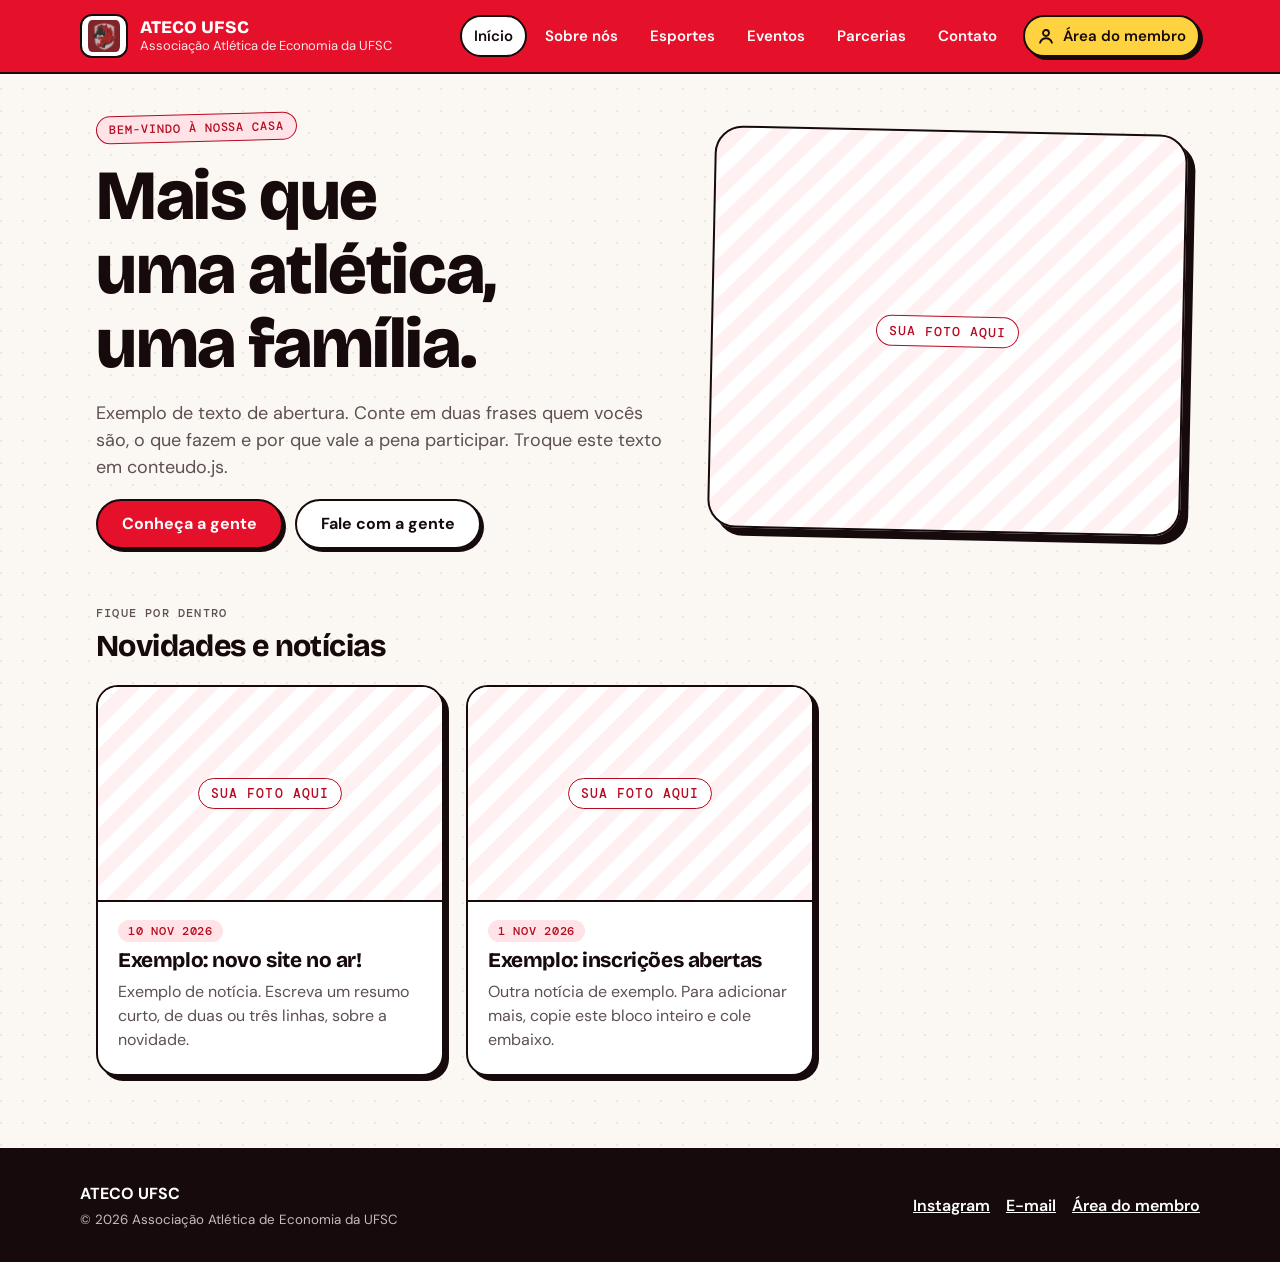
<file: index.html>
<!doctype html>
<html lang="pt-BR">
<head>
<meta charset="utf-8">
<meta name="viewport" content="width=device-width, initial-scale=1, viewport-fit=cover">
<title>Início</title>
<link rel="preconnect" href="https://fonts.googleapis.com">
<link rel="preconnect" href="https://fonts.gstatic.com" crossorigin>
<link rel="stylesheet" href="https://fonts.googleapis.com/css2?family=Bricolage+Grotesque:opsz,wght@12..96,600..800&family=DM+Mono:wght@500&family=DM+Sans:opsz,wght@9..40,400..700&display=swap">
<link rel="stylesheet" href="assets/styles.css?v=8">
</head>
<body data-pagina="inicio">
<div id="topo"></div>
<main class="pagina gutter">
  <section class="hero">
    <div class="hero-txt">
      <span class="tag" id="h-chamada"></span>
      <h1 id="h-titulo"></h1>
      <p class="lead" id="h-texto"></p>
      <div class="acoes"><a class="btn" id="h-botao" href="sobre.html"></a><a class="btn sec" href="contato.html">Fale com a gente</a></div>
    </div>
    <div id="h-foto"></div>
  </section>

  <section class="numeros" id="numeros" aria-label="Em números"></section>

  <section class="secao">
    <div class="secao-head">
      <span class="eyebrow">Fique por dentro</span>
      <h2>Novidades e notícias</h2>
    </div>
    <div class="cards" id="noticias"></div>
  </section>
</main>
<footer id="rodape"></footer>
<script src="config.js?v=8"></script>
<script src="conteudo.js?v=8"></script>
<script src="assets/api.js?v=8"></script>
<script src="assets/site.js?v=8"></script>
</body>
</html>
</file>
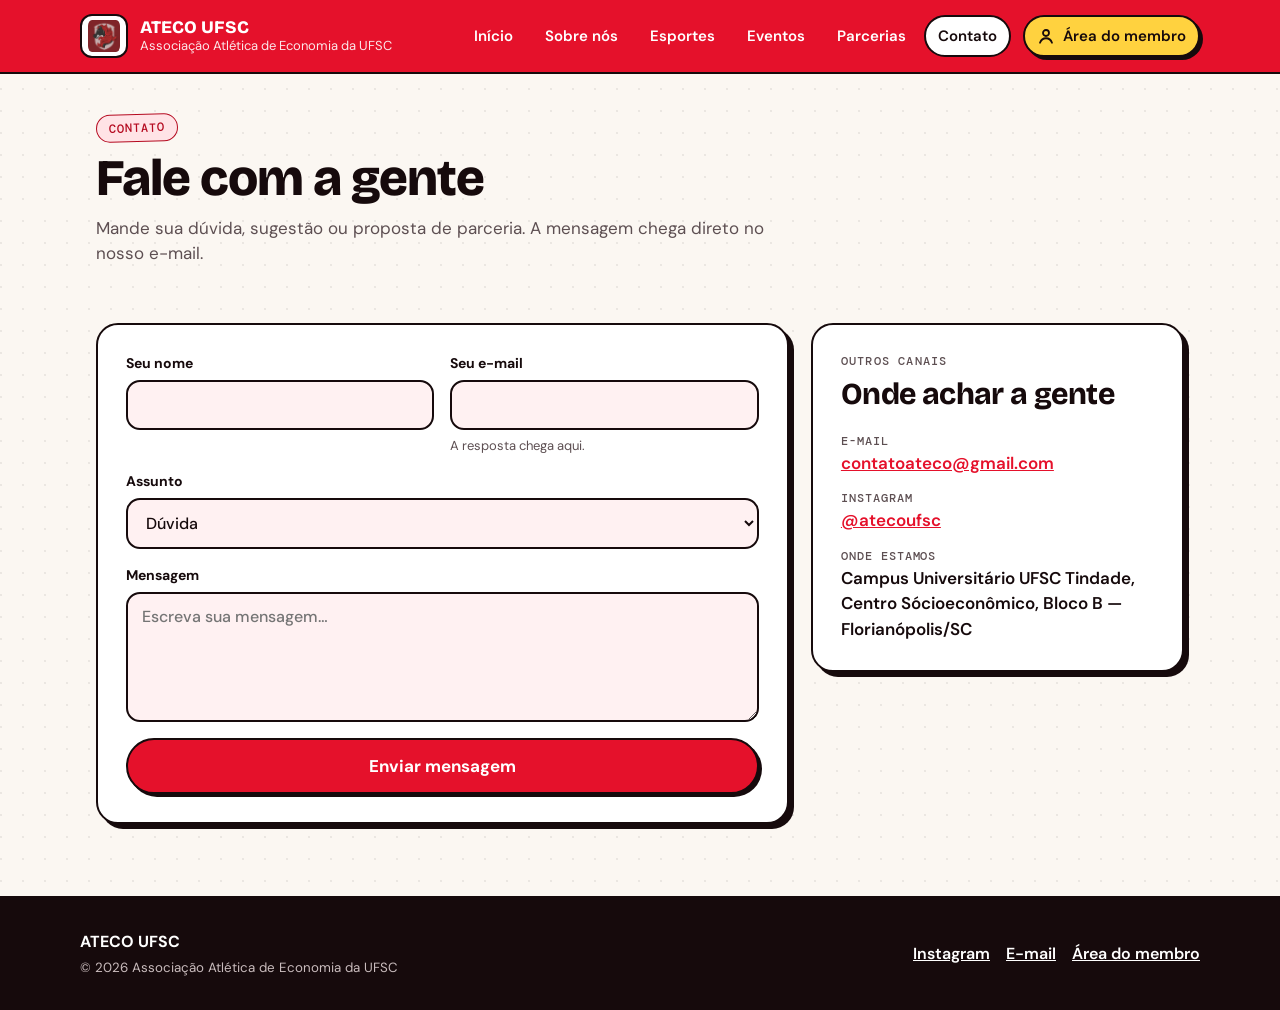
<file: contato.html>
<!doctype html>
<html lang="pt-BR">
<head>
<meta charset="utf-8">
<meta name="viewport" content="width=device-width, initial-scale=1, viewport-fit=cover">
<title>Contato</title>
<link rel="preconnect" href="https://fonts.googleapis.com">
<link rel="preconnect" href="https://fonts.gstatic.com" crossorigin>
<link rel="stylesheet" href="https://fonts.googleapis.com/css2?family=Bricolage+Grotesque:opsz,wght@12..96,600..800&family=DM+Mono:wght@500&family=DM+Sans:opsz,wght@9..40,400..700&display=swap">
<link rel="stylesheet" href="assets/styles.css?v=8">
</head>
<body data-pagina="contato">
<div id="topo"></div>
<main class="pagina gutter">
  <section class="secao-head">
    <span class="tag">Contato</span>
    <h1 id="c-titulo"></h1>
    <p class="lead" id="c-texto"></p>
  </section>
  <div class="contato-grade">
    <section class="cartao">
      <form id="f-contato" class="grade" novalidate>
        <div class="campo"><label for="nome">Seu nome</label><input id="nome" name="nome" autocomplete="name" required></div>
        <div class="campo"><label for="email">Seu e-mail</label><input id="email" name="email" type="email" autocomplete="email" required><span class="dica">A resposta chega aqui.</span></div>
        <div class="campo inteiro"><label for="assunto">Assunto</label><select id="assunto" name="assunto"></select></div>
        <div class="campo inteiro"><label for="mensagem">Mensagem</label><textarea id="mensagem" name="mensagem" required placeholder="Escreva sua mensagem…"></textarea></div>
        <div class="isca" aria-hidden="true"><label for="site">Não preencha</label><input id="site" name="site" tabindex="-1" autocomplete="off"></div>
        <div id="c-aviso" class="aviso inteiro" hidden role="status"></div>
        <div class="acoes inteiro"><button class="btn grande" id="c-enviar" type="submit">Enviar mensagem</button></div>
      </form>
    </section>
    <aside class="cartao">
      <header><span class="eyebrow">Outros canais</span><h2>Onde achar a gente</h2></header>
      <div class="info-lista" id="info"></div>
    </aside>
  </div>
</main>
<footer id="rodape"></footer>
<script src="config.js?v=8"></script>
<script src="conteudo.js?v=8"></script>
<script src="assets/api.js?v=8"></script>
<script src="assets/site.js?v=8"></script>
</body>
</html>
</file>
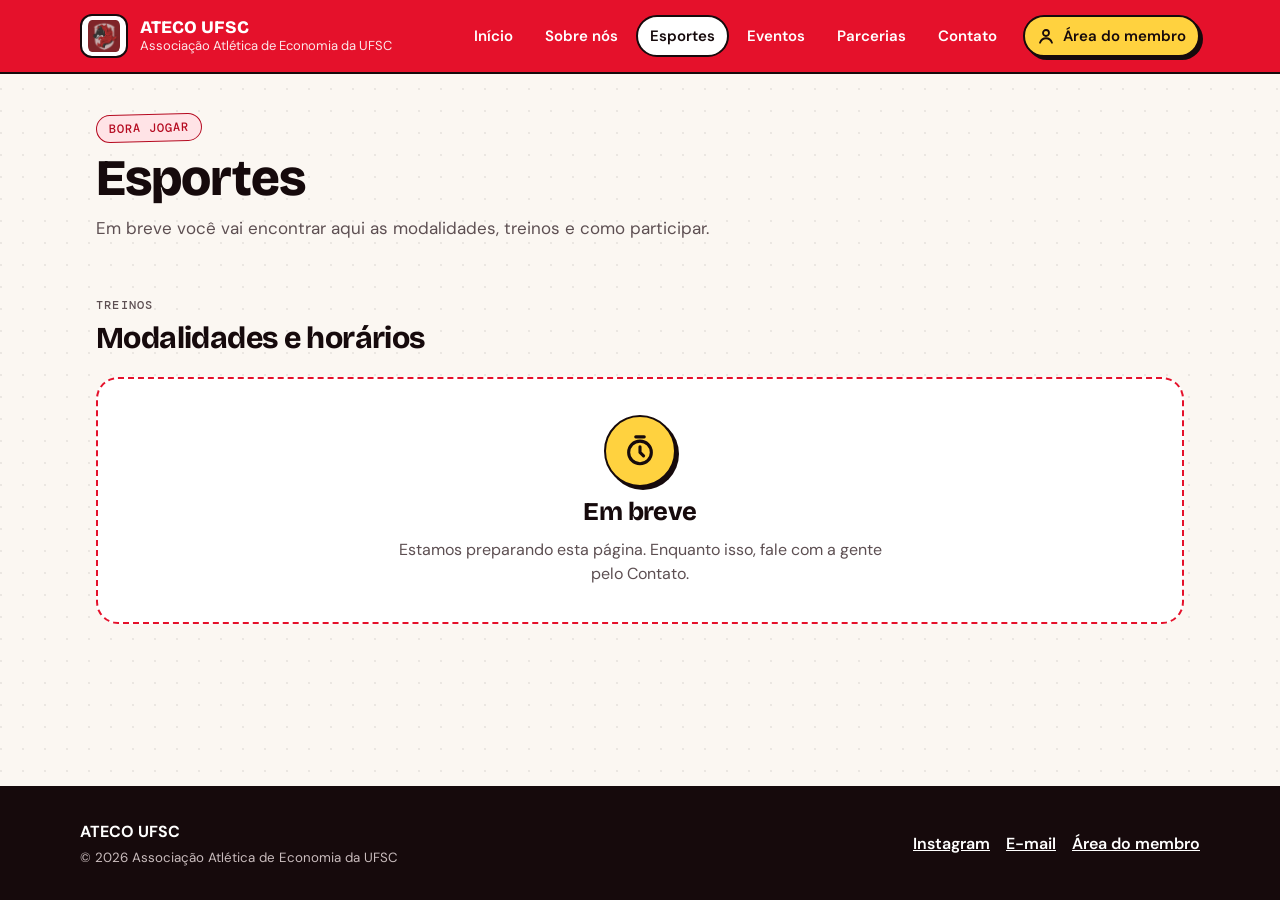
<file: esportes.html>
<!doctype html>
<html lang="pt-BR">
<head>
<meta charset="utf-8">
<meta name="viewport" content="width=device-width, initial-scale=1, viewport-fit=cover">
<title>Esportes</title>
<link rel="preconnect" href="https://fonts.googleapis.com">
<link rel="preconnect" href="https://fonts.gstatic.com" crossorigin>
<link rel="stylesheet" href="https://fonts.googleapis.com/css2?family=Bricolage+Grotesque:opsz,wght@12..96,600..800&family=DM+Mono:wght@500&family=DM+Sans:opsz,wght@9..40,400..700&display=swap">
<link rel="stylesheet" href="assets/styles.css?v=8">
</head>
<body data-pagina="esportes">
<div id="topo"></div>
<main class="pagina gutter">
  <section class="secao-head">
    <span class="tag">Bora jogar</span>
    <h1 id="p-titulo"></h1>
    <p class="lead" id="p-texto"></p>
  </section>
  <section class="secao">
    <div class="secao-head"><span class="eyebrow">Treinos</span><h2>Modalidades e horários</h2></div>
    <div class="cards" id="lista"></div>
  </section>
  <section class="secao" id="sec-resultados" hidden>
    <div class="secao-head"><span class="eyebrow">Campeonatos</span><h2>Resultados</h2></div>
    <div class="resultados" id="resultados"></div>
  </section>
</main>
<footer id="rodape"></footer>
<script src="config.js?v=8"></script>
<script src="conteudo.js?v=8"></script>
<script src="assets/api.js?v=8"></script>
<script src="assets/site.js?v=8"></script>
</body>
</html>
</file>
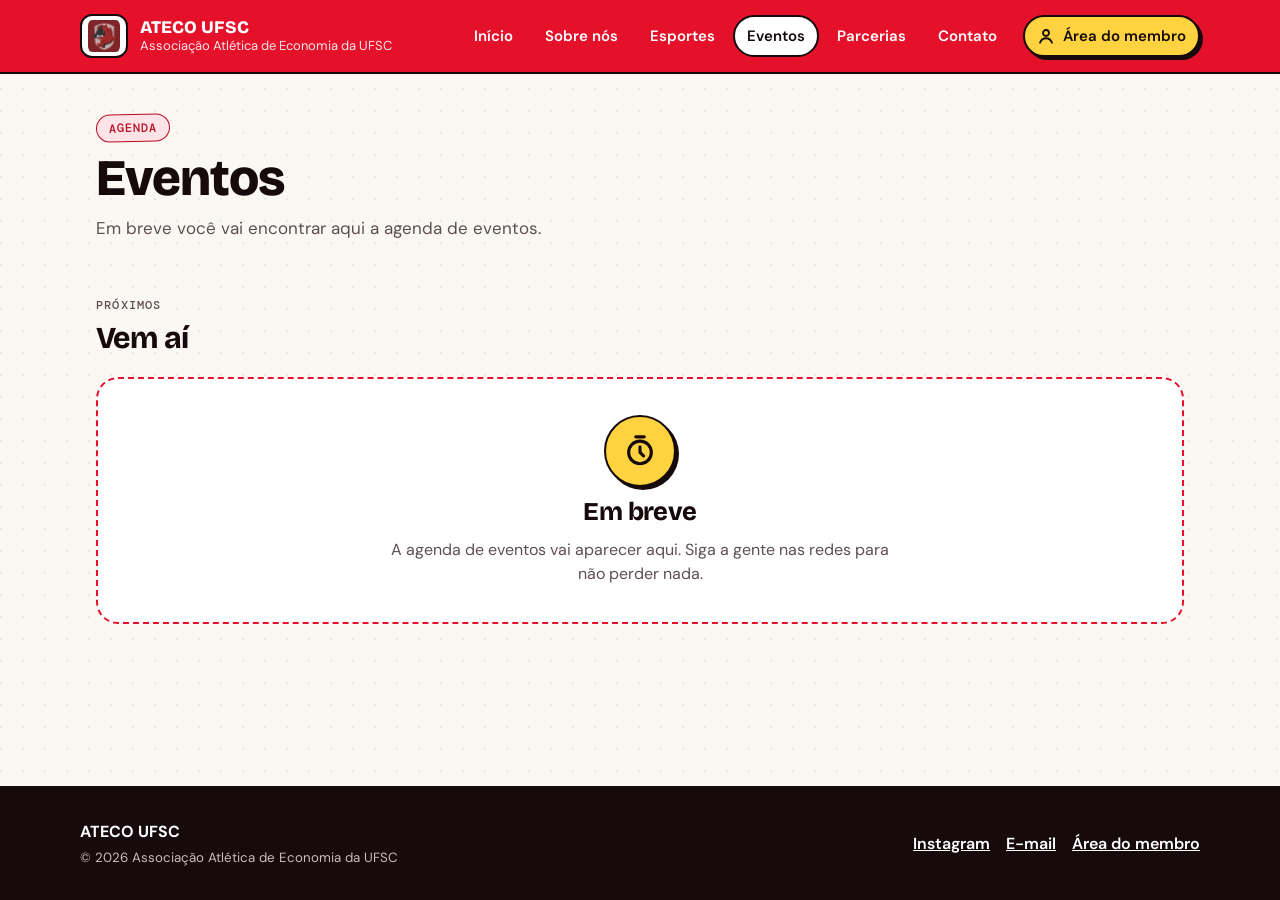
<file: eventos.html>
<!doctype html>
<html lang="pt-BR">
<head>
<meta charset="utf-8">
<meta name="viewport" content="width=device-width, initial-scale=1, viewport-fit=cover">
<title>Eventos</title>
<link rel="preconnect" href="https://fonts.googleapis.com">
<link rel="preconnect" href="https://fonts.gstatic.com" crossorigin>
<link rel="stylesheet" href="https://fonts.googleapis.com/css2?family=Bricolage+Grotesque:opsz,wght@12..96,600..800&family=DM+Mono:wght@500&family=DM+Sans:opsz,wght@9..40,400..700&display=swap">
<link rel="stylesheet" href="assets/styles.css?v=8">
</head>
<body data-pagina="eventos">
<div id="topo"></div>
<main class="pagina gutter">
  <section class="secao-head">
    <span class="tag">Agenda</span>
    <h1 id="p-titulo"></h1>
    <p class="lead" id="p-texto"></p>
  </section>
  <section class="secao" id="sec-proximos">
    <div class="secao-head"><span class="eyebrow">Próximos</span><h2>Vem aí</h2></div>
    <div class="cards" id="lista"></div>
  </section>
  <section class="secao" id="sec-passados" hidden>
    <div class="secao-head"><span class="eyebrow">Já rolou</span><h2>Eventos anteriores</h2></div>
    <div class="cards" id="passados"></div>
  </section>
</main>
<footer id="rodape"></footer>
<script src="config.js?v=8"></script>
<script src="conteudo.js?v=8"></script>
<script src="assets/api.js?v=8"></script>
<script src="assets/site.js?v=8"></script>
</body>
</html>
</file>
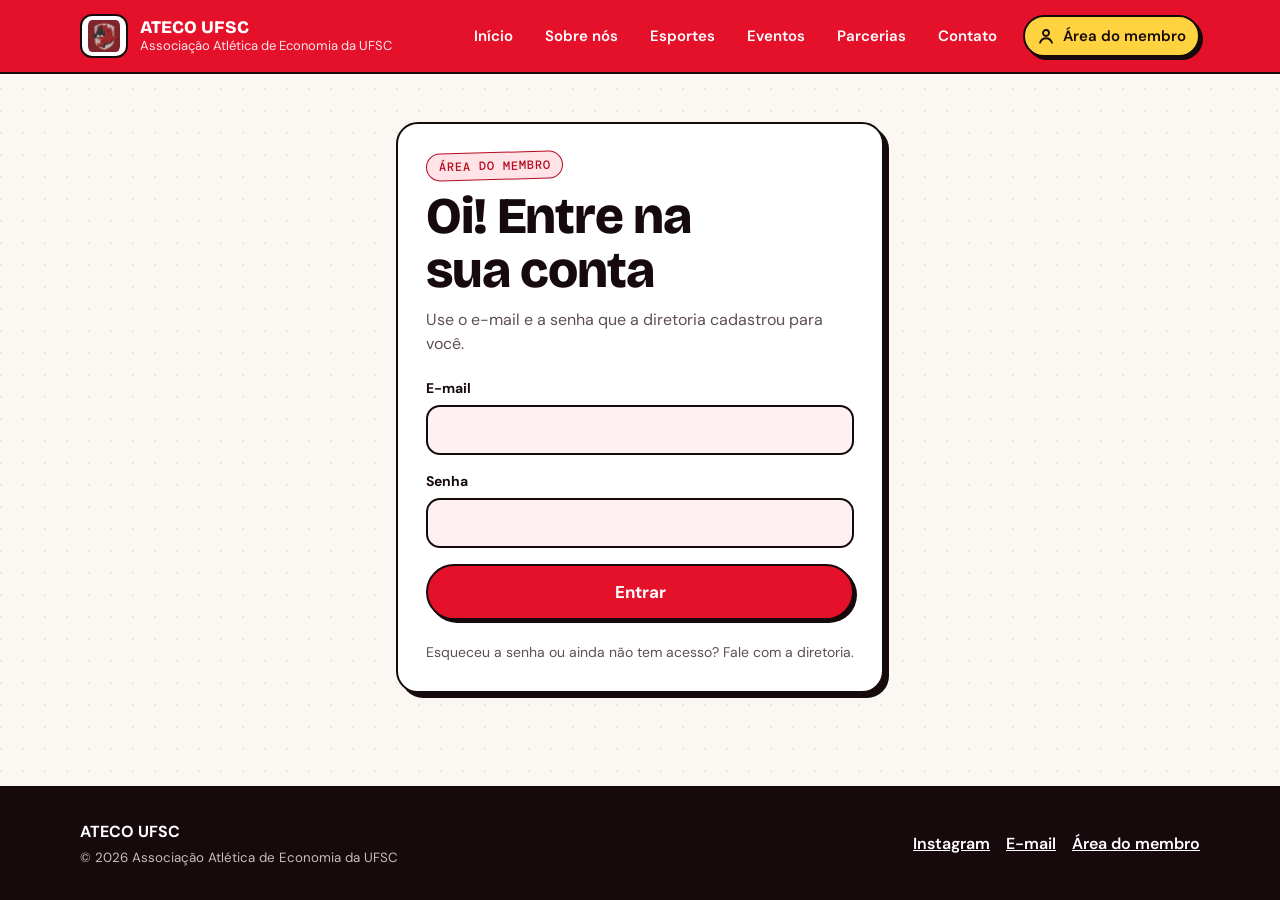
<file: membros.html>
<!doctype html>
<html lang="pt-BR">
<head>
<meta charset="utf-8">
<meta name="viewport" content="width=device-width, initial-scale=1, viewport-fit=cover">
<meta name="robots" content="noindex">
<title>Área do membro</title>
<link rel="preconnect" href="https://fonts.googleapis.com">
<link rel="preconnect" href="https://fonts.gstatic.com" crossorigin>
<link rel="stylesheet" href="https://fonts.googleapis.com/css2?family=Bricolage+Grotesque:opsz,wght@12..96,600..800&family=DM+Mono:wght@500&family=DM+Sans:opsz,wght@9..40,400..700&display=swap">
<link rel="stylesheet" href="assets/styles.css?v=8">
</head>
<body data-pagina="membros">
<div id="topo"></div>

<!-- ========== LOGIN ========== -->
<main class="login-wrap gutter" id="tela-login">
  <section class="cartao">
    <header>
      <span class="tag">Área do membro</span>
      <h1>Oi! Entre na sua conta</h1>
      <p>Use o e-mail e a senha que a diretoria cadastrou para você.</p>
    </header>
    <form id="f-login" class="grade" novalidate>
      <div class="campo inteiro"><label for="l-email">E-mail</label><input id="l-email" type="email" autocomplete="username" required></div>
      <div class="campo inteiro"><label for="l-senha">Senha</label><input id="l-senha" type="password" autocomplete="current-password" required></div>
      <div id="l-erro" class="aviso erro inteiro" hidden role="alert"></div>
      <div class="acoes inteiro"><button class="btn grande" id="l-entrar" type="submit">Entrar</button></div>
    </form>
    <p class="nota">Esqueceu a senha ou ainda não tem acesso? Fale com a diretoria.</p>
  </section>
</main>

<!-- ========== PORTAL ========== -->
<div class="portal gutter" id="tela-portal" hidden>
  <nav class="lado" id="lado" aria-label="Portal">
    <button type="button" class="lado-toggle" id="lado-toggle" aria-expanded="false"><svg width="18" height="18" viewBox="0 0 24 24" fill="none" stroke="currentColor" stroke-width="2.4" stroke-linecap="round" aria-hidden="true"><path d="M4 7h16M4 12h16M4 17h16"/></svg><span>Área do membro</span><b id="lado-atual"></b></button>
    <div class="quem"><span id="p-foto"></span><span class="papel-chip" id="p-papel"></span><b id="p-nome"></b><span class="nota" id="p-email"></span></div>
    <button type="button" data-aba="inicio"><svg width="18" height="18" viewBox="0 0 24 24" fill="none" stroke="currentColor" stroke-width="2.2" stroke-linecap="round" stroke-linejoin="round" aria-hidden="true"><path d="M3 11l9-7 9 7"/><path d="M5 10v10h14V10"/></svg>Início</button>
    <button type="button" data-aba="novo"><svg width="18" height="18" viewBox="0 0 24 24" fill="none" stroke="currentColor" stroke-width="2.2" stroke-linecap="round" stroke-linejoin="round" aria-hidden="true"><path d="M12 5v14M5 12h14"/></svg>Pedir reembolso</button>
    <button type="button" data-aba="meus"><svg width="18" height="18" viewBox="0 0 24 24" fill="none" stroke="currentColor" stroke-width="2.2" stroke-linecap="round" stroke-linejoin="round" aria-hidden="true"><path d="M6 3h12v18l-3-2-3 2-3-2-3 2z"/><path d="M9 8h6M9 12h6"/></svg>Meus pedidos</button>
    <button type="button" data-aba="vendas"><svg width="18" height="18" viewBox="0 0 24 24" fill="none" stroke="currentColor" stroke-width="2.2" stroke-linecap="round" stroke-linejoin="round" aria-hidden="true"><path d="M3 12V4h8l10 10-8 8z"/><circle cx="7.5" cy="8.5" r="1.5"/></svg>Vendas</button>
    <button type="button" data-aba="estoque" data-papeis="Financeiro,Presidência" hidden><svg width="18" height="18" viewBox="0 0 24 24" fill="none" stroke="currentColor" stroke-width="2.2" stroke-linecap="round" stroke-linejoin="round" aria-hidden="true"><path d="M3 7l9-4 9 4v10l-9 4-9-4z"/><path d="M3 7l9 4 9-4M12 11v10"/></svg>Estoque</button>
    <button type="button" data-aba="compras" data-papeis="Financeiro,Presidência" hidden><svg width="18" height="18" viewBox="0 0 24 24" fill="none" stroke="currentColor" stroke-width="2.2" stroke-linecap="round" stroke-linejoin="round" aria-hidden="true"><circle cx="9" cy="20" r="1.5"/><circle cx="18" cy="20" r="1.5"/><path d="M2 3h3l2.5 12h12L22 7H6"/></svg>Compras</button>
    <button type="button" data-aba="aprovar" data-papeis="Financeiro,Presidência" hidden><svg width="18" height="18" viewBox="0 0 24 24" fill="none" stroke="currentColor" stroke-width="2.2" stroke-linecap="round" stroke-linejoin="round" aria-hidden="true"><path d="M5 12.5l4.5 4.5L19 7.5"/></svg>Gerenciar reembolsos</button>
    <button type="button" data-aba="eventos" data-papeis="Presidência,Gestão de Pessoas" hidden><svg width="18" height="18" viewBox="0 0 24 24" fill="none" stroke="currentColor" stroke-width="2.2" stroke-linecap="round" stroke-linejoin="round" aria-hidden="true"><rect x="3" y="4" width="18" height="17" rx="2"/><path d="M3 9h18M8 2v4M16 2v4"/><path d="M8.5 15l2.5 2.5 4.5-5"/></svg>Eventos internos</button>
    <button type="button" data-aba="site-inicio" data-papeis="Presidência,Marketing" hidden><svg width="18" height="18" viewBox="0 0 24 24" fill="none" stroke="currentColor" stroke-width="2.2" stroke-linecap="round" stroke-linejoin="round" aria-hidden="true"><rect x="3" y="4" width="18" height="16" rx="2"/><path d="M3 9h18"/><circle cx="7" cy="6.5" r=".6"/></svg>Site: Início e Sobre</button>
    <button type="button" data-aba="site-eventos" data-papeis="Presidência,Eventos" hidden><svg width="18" height="18" viewBox="0 0 24 24" fill="none" stroke="currentColor" stroke-width="2.2" stroke-linecap="round" stroke-linejoin="round" aria-hidden="true"><path d="M4 20l4-12 4 12M5.5 15.5h5"/><path d="M15 4l1.5 3 3 .5-2.2 2 .6 3-2.9-1.5L12 12.5l.6-3-2.2-2 3-.5z"/></svg>Site: Eventos</button>
    <button type="button" data-aba="site-esportes" data-papeis="Presidência,Esportes" hidden><svg width="18" height="18" viewBox="0 0 24 24" fill="none" stroke="currentColor" stroke-width="2.2" stroke-linecap="round" stroke-linejoin="round" aria-hidden="true"><circle cx="12" cy="12" r="9"/><path d="M12 3v18M3 12h18"/></svg>Site: Esportes</button>
    <button type="button" data-aba="site-parcerias" data-papeis="Presidência,Comercial" hidden><svg width="18" height="18" viewBox="0 0 24 24" fill="none" stroke="currentColor" stroke-width="2.2" stroke-linecap="round" stroke-linejoin="round" aria-hidden="true"><path d="M8 13l3 3 6-6"/><path d="M3 12l4-4 3 1 4-3 7 6-8 8-3-1z"/></svg>Site: Parcerias</button>
    <button type="button" data-aba="membros" data-papeis="Presidência,Gestão de Pessoas" hidden><svg width="18" height="18" viewBox="0 0 24 24" fill="none" stroke="currentColor" stroke-width="2.2" stroke-linecap="round" stroke-linejoin="round" aria-hidden="true"><circle cx="9" cy="8" r="3.5"/><path d="M2.5 20c1-3.5 3.5-5.5 6.5-5.5s5.5 2 6.5 5.5"/><path d="M16 4.5a3.5 3.5 0 0 1 0 7M18 14.5c2 .7 3.2 2.6 3.6 5.5"/></svg>Membros</button>
    <button type="button" data-aba="conta"><svg width="18" height="18" viewBox="0 0 24 24" fill="none" stroke="currentColor" stroke-width="2.2" stroke-linecap="round" stroke-linejoin="round" aria-hidden="true"><circle cx="12" cy="8" r="4"/><path d="M4 21c1.5-4 4.5-6 8-6s6.5 2 8 6"/></svg>Minha conta</button>
    <button type="button" class="sair" id="b-sair"><svg width="18" height="18" viewBox="0 0 24 24" fill="none" stroke="currentColor" stroke-width="2.2" stroke-linecap="round" stroke-linejoin="round" aria-hidden="true"><path d="M15 4h4v16h-4"/><path d="M10 8l-4 4 4 4M6 12h10"/></svg>Sair</button>
  </nav>

  <main class="painel">
    <div id="p-erro" class="aviso erro" hidden role="alert"></div>

    <!-- Início -->
    <section data-painel="inicio" hidden>
      <div class="painel">
        <div class="painel-head"><span class="eyebrow">Portal da equipe</span><h1 id="ola">Olá!</h1><p>O que você quer fazer hoje?</p></div>
        <div class="painel-head"><h2>Mural de avisos</h2></div>
        <div class="avisos" id="avisos"></div>
        <button class="linkbtn" id="avisos-mais" type="button" hidden></button>

        <div class="minhas-presencas" id="minhas-presencas" hidden></div>

        <!-- Panorama financeiro (todos, menos o cargo Membro) -->
        <section class="dash" id="dash" aria-label="Panorama financeiro" hidden>
          <div class="dash-head"><h2>Panorama financeiro</h2><span class="nota" id="dash-mes"></span></div>
          <div class="dash-kpis" id="dash-kpis"><div class="vazio">Carregando números…</div></div>
        </section>

        <!-- Rankings -->
        <section class="rankings" aria-label="Rankings">
          <div class="cartao ranking">
            <div class="rk-head"><div style="display:grid;gap:2px"><span class="eyebrow">Este mês</span><h3>Ranking de vendas</h3></div></div>
            <div class="rk-meta" id="rk-meta" hidden></div>
            <div class="rk-voce" id="rk-voce-vendas"></div>
            <ol class="rk-lista" id="rk-lista-vendas"></ol>
          </div>
          <div class="cartao ranking">
            <div class="rk-head"><div style="display:grid;gap:2px"><span class="eyebrow">Eventos internos</span><h3>Ranking de presença</h3></div></div>
            <div class="rk-voce" id="rk-voce-presenca"></div>
            <ol class="rk-lista" id="rk-lista-presenca"></ol>
          </div>
        </section>

        <div class="atalhos">
          <button class="atalho" type="button" data-ir="vendas"><span class="ic"><svg width="18" height="18" viewBox="0 0 24 24" fill="none" stroke="currentColor" stroke-width="2.2" stroke-linecap="round" stroke-linejoin="round" aria-hidden="true"><path d="M3 12V4h8l10 10-8 8z"/><circle cx="7.5" cy="8.5" r="1.5"/></svg></span><b>Registrar venda</b><span>Vendeu um produto? Lance aqui e o estoque atualiza.</span></button>
          <button class="atalho" type="button" data-ir="novo"><span class="ic"><svg width="18" height="18" viewBox="0 0 24 24" fill="none" stroke="currentColor" stroke-width="2.2" stroke-linecap="round" stroke-linejoin="round" aria-hidden="true"><path d="M12 5v14M5 12h14"/></svg></span><b>Pedir reembolso</b><span>Pagou algo pela instituição? Envie o comprovante.</span></button>
          <button class="atalho" type="button" data-ir="meus"><span class="ic"><svg width="18" height="18" viewBox="0 0 24 24" fill="none" stroke="currentColor" stroke-width="2.2" stroke-linecap="round" stroke-linejoin="round" aria-hidden="true"><path d="M6 3h12v18l-3-2-3 2-3-2-3 2z"/><path d="M9 8h6M9 12h6"/></svg></span><b>Meus pedidos</b><span>Veja o status dos seus reembolsos.</span></button>
          <button class="atalho" type="button" data-ir="aprovar" data-papeis="Financeiro,Presidência" hidden><span class="ic"><svg width="18" height="18" viewBox="0 0 24 24" fill="none" stroke="currentColor" stroke-width="2.2" stroke-linecap="round" stroke-linejoin="round" aria-hidden="true"><path d="M5 12.5l4.5 4.5L19 7.5"/></svg></span><b>Gerenciar reembolsos</b><span id="at-pend">Pedidos esperando você.</span></button>
        </div>
      </div>
    </section>

    <!-- Pedir reembolso -->
    <section data-painel="novo" hidden>
      <div class="cartao" id="rb-form-wrap">
        <header>
          <span class="eyebrow">Reembolso</span>
          <h2 id="rb-titulo">Pedir reembolso</h2>
          <p id="rb-sub">Preencha os dados da despesa e anexe a nota ou recibo. Seu nome e e-mail já vão junto.</p>
          <div class="aviso info" id="rb-revisao" hidden></div>
        </header>
        <form id="f-rb" class="grade" novalidate>
          <div class="campo"><label for="rb-projeto">Projeto ou setor</label><select id="rb-projeto" required><option value="">Carregando…</option></select></div>
          <div class="campo"><label for="rb-categoria">Categoria</label><select id="rb-categoria" required><option value="">Carregando…</option></select></div>
          <div class="campo"><label for="rb-data">Data da despesa</label><input id="rb-data" type="date" required></div>
          <div class="campo"><label for="rb-valor">Valor</label><div class="prefixo"><span>R$</span><input id="rb-valor" inputmode="decimal" placeholder="0,00" required></div></div>
          <div class="campo inteiro"><label for="rb-desc">Descrição</label><textarea id="rb-desc" placeholder="Ex.: Uber da sede até o ginásio para montar o evento de 12/11." required></textarea></div>
          <div class="campo inteiro"><label for="rb-arq" id="rb-arq-rot">Comprovante (PDF, JPG ou PNG, até 10 MB)</label><input id="rb-arq" type="file" accept="application/pdf,image/jpeg,image/png,image/webp,image/heic" required></div>
          <div class="campo"><label for="rb-pix">Chave PIX</label><input id="rb-pix" placeholder="CPF, e-mail, telefone ou aleatória"></div>
          <div class="campo"><label for="rb-banco">Ou dados bancários</label><input id="rb-banco" placeholder="Banco, agência e conta"></div>
          <div id="rb-erro" class="aviso erro inteiro" hidden role="alert"></div>
          <div class="acoes inteiro"><button class="btn grande" id="rb-enviar" type="submit">Enviar pedido</button><button class="btn sec" id="rb-cancelar" type="button" hidden>Cancelar correção</button></div>
        </form>
      </div>
      <div class="cartao" id="rb-ok" hidden>
        <div class="recibo">
          <span class="nota" id="rb-ok-txt">Pedido enviado! Seu protocolo:</span>
          <span class="protocolo" id="rb-protocolo"></span>
          <p class="nota">Você recebe um e-mail quando o pedido for analisado.</p>
          <div class="acoes"><button class="btn sec" type="button" data-ir="meus">Ver meus pedidos</button><button class="btn" type="button" id="rb-novo">Fazer outro pedido</button></div>
        </div>
      </div>
    </section>

    <!-- Meus pedidos -->
    <section data-painel="meus" hidden>
      <div class="painel">
        <div class="painel-head"><span class="eyebrow">Reembolso</span><h2>Meus pedidos</h2></div>
        <div class="pedidos" id="meus"></div>
      </div>
    </section>

    <!-- Aprovar -->
    <section data-painel="aprovar" hidden>
      <div class="painel">
        <div class="painel-head" style="display:flex;justify-content:space-between;align-items:end;gap:12px;flex-wrap:wrap">
          <div style="display:grid;gap:6px"><span class="eyebrow">Reembolso · gestão</span><h2>Gerenciar reembolsos</h2><p class="nota" id="ap-dica"></p></div>
          <div class="acoes"><button class="btn sec peq" id="ap-atualizar" type="button">Atualizar</button><button class="btn sec peq" id="ap-csv" type="button">Exportar CSV</button></div>
        </div>
        <div class="resumo" id="ap-resumo"></div>
        <div class="filtros">
          <input id="ap-busca" type="search" placeholder="Buscar nome, protocolo ou descrição" aria-label="Buscar">
          <select id="ap-projeto" aria-label="Projeto"><option value="">Todos os projetos</option></select>
        </div>
        <div class="tabela-wrap">
          <table>
            <thead><tr><th>Protocolo</th><th>Solicitante</th><th>Projeto</th><th>Categoria</th><th>Despesa</th><th style="text-align:right">Valor</th><th>Status</th></tr></thead>
            <tbody id="ap-linhas"></tbody>
          </table>
          <div class="vazio" id="ap-vazio" hidden></div>
        </div>
      </div>
    </section>

    <!-- Vendas (todos) -->
    <section data-painel="vendas" hidden>
      <div class="painel">
        <div class="cartao">
          <header><span class="eyebrow">Vendas</span><h2>Registrar venda</h2><p>Escolha o item e a quantidade. O estoque baixa sozinho.</p></header>
          <form id="f-venda" class="grade" novalidate>
            <div class="campo inteiro"><label for="vd-item">Item</label><select id="vd-item"><option value="">Carregando…</option></select><span class="dica" id="vd-item-dica"></span></div>
            <div class="campo"><label for="vd-qtd">Quantidade</label><input id="vd-qtd" type="number" min="1" step="1" value="1" inputmode="numeric"></div>
            <div class="campo"><label for="vd-preco">Preço unitário</label><div class="prefixo"><span>R$</span><input id="vd-preco" inputmode="decimal" placeholder="0,00"></div></div>
            <div class="campo"><label for="vd-pag">Pagamento</label><select id="vd-pag"></select></div>
            <div class="campo"><label for="vd-obs">Observação (opcional)</label><input id="vd-obs" placeholder="Ex.: tamanho M, venda no evento X"></div>
            <div class="total-linha inteiro"><span>Total da venda</span><b id="vd-total">R$ 0,00</b></div>
            <div id="vd-aviso" class="aviso inteiro" hidden role="status"></div>
            <div class="acoes inteiro"><button class="btn grande" id="vd-enviar" type="submit">Registrar venda</button></div>
          </form>
        </div>
        <div class="painel-head" style="display:flex;justify-content:space-between;align-items:end;gap:12px;flex-wrap:wrap">
          <h2 id="vd-lista-titulo">Minhas vendas</h2>
          <button class="btn sec peq" id="vd-atualizar" type="button">Atualizar</button>
        </div>
        <div id="vd-erro" class="aviso erro" hidden role="alert"></div>
        <div class="tabela-wrap">
          <table>
            <thead><tr><th>Venda</th><th>Data</th><th>Item</th><th style="text-align:right">Qtd.</th><th style="text-align:right">Total</th><th class="so-gestor" style="text-align:right">Lucro</th><th>Pagamento</th><th class="so-gestor">Vendido por</th><th><span class="sr">Ações</span></th></tr></thead>
            <tbody id="vd-linhas"></tbody>
          </table>
          <div class="vazio" id="vd-vazio" hidden></div>
        </div>
      </div>
    </section>

    <!-- Estoque (Financeiro e Presidência) -->
    <section data-painel="estoque" hidden>
      <div class="painel">
        <div class="painel-head" style="display:flex;justify-content:space-between;align-items:end;gap:12px;flex-wrap:wrap">
          <div style="display:grid;gap:6px"><span class="eyebrow">Financeiro</span><h2>Estoque</h2><p class="nota">Itens à venda, preço, custo e quantidade. Clique num item para editar.</p></div>
          <div class="acoes"><button class="btn sec peq" id="it-atualizar" type="button">Atualizar</button><button class="btn peq" id="it-novo" type="button">+ Novo item</button></div>
        </div>
        <div class="resumo" id="it-resumo"></div>
        <div class="filtros"><input id="it-busca" type="search" placeholder="Buscar item ou categoria" aria-label="Buscar item"></div>
        <div class="tabela-wrap">
          <table>
            <thead><tr><th>Item</th><th>Categoria</th><th style="text-align:right">Preço</th><th style="text-align:right">Custo</th><th style="text-align:right">Lucro/un.</th><th style="text-align:right">Estoque</th><th>Situação</th></tr></thead>
            <tbody id="it-linhas"></tbody>
          </table>
          <div class="vazio" id="it-vazio" hidden></div>
        </div>
      </div>
    </section>

    <!-- Compras (Financeiro e Presidência) -->
    <section data-painel="compras" hidden>
      <div class="painel">
        <div class="cartao">
          <header><span class="eyebrow">Financeiro</span><h2>Registrar compra</h2><p>Compra <b>prevista</b> entra na previsão de despesas. Compra <b>recebida</b> soma no estoque e atualiza o custo médio do item.</p></header>
          <form id="f-compra" class="grade" novalidate>
            <div class="campo inteiro"><label for="cp-item">Item</label><select id="cp-item"><option value="">Carregando…</option></select><span class="dica">O item precisa estar cadastrado no Estoque.</span></div>
            <div class="campo"><label for="cp-qtd">Quantidade</label><input id="cp-qtd" type="number" min="1" step="1" value="1" inputmode="numeric"></div>
            <div class="campo"><label for="cp-custo">Custo unitário</label><div class="prefixo"><span>R$</span><input id="cp-custo" inputmode="decimal" placeholder="0,00"></div></div>
            <div class="campo"><label for="cp-forn">Fornecedor</label><input id="cp-forn" placeholder="Ex.: Gráfica Silva"></div>
            <div class="campo"><label for="cp-data">Data</label><input id="cp-data" type="date"></div>
            <div class="campo inteiro"><span style="font-weight:700;font-size:14px">Situação</span>
              <div class="escolha" role="radiogroup">
                <label><input type="radio" name="cp-status" value="Prevista" checked> <span><b>Prevista</b> ainda vai comprar ou receber</span></label>
                <label><input type="radio" name="cp-status" value="Recebida"> <span><b>Recebida</b> já chegou e entra no estoque</span></label>
              </div></div>
            <div class="campo inteiro"><label for="cp-obs">Observação (opcional)</label><input id="cp-obs"></div>
            <div class="total-linha inteiro"><span>Total da compra</span><b id="cp-total">R$ 0,00</b></div>
            <div id="cp-aviso" class="aviso inteiro" hidden role="status"></div>
            <div class="acoes inteiro"><button class="btn grande" id="cp-enviar" type="submit">Registrar compra</button></div>
          </form>
        </div>
        <div class="painel-head" style="display:flex;justify-content:space-between;align-items:end;gap:12px;flex-wrap:wrap">
          <h2>Compras</h2><button class="btn sec peq" id="cp-atualizar" type="button">Atualizar</button>
        </div>
        <div id="cp-erro" class="aviso erro" hidden role="alert"></div>
        <div class="tabela-wrap">
          <table>
            <thead><tr><th>Compra</th><th>Data</th><th>Item</th><th style="text-align:right">Qtd.</th><th style="text-align:right">Total</th><th>Fornecedor</th><th>Situação</th><th><span class="sr">Ações</span></th></tr></thead>
            <tbody id="cp-linhas"></tbody>
          </table>
          <div class="vazio" id="cp-vazio" hidden></div>
        </div>
      </div>
    </section>

    <!-- Eventos internos e presença (Presidência e Gestão de Pessoas) -->
    <section data-painel="eventos" hidden>
      <div class="painel">
        <div class="painel-head" style="display:flex;justify-content:space-between;align-items:end;gap:12px;flex-wrap:wrap">
          <div style="display:grid;gap:6px"><span class="eyebrow">Gestão de pessoas</span><h2>Eventos internos</h2><p class="nota">Reuniões, treinamentos e encontros da equipe. Abra a chamada para marcar quem esteve presente.</p></div>
          <div class="acoes"><button class="btn sec peq" id="ev-atualizar" type="button">Atualizar</button><button class="btn peq" id="ev-novo" type="button">+ Novo evento</button></div>
        </div>
        <div id="ev-erro" class="aviso erro" hidden role="alert"></div>
        <div class="eventos" id="ev-lista"></div>
        <div class="vazio" id="ev-vazio" hidden></div>
      </div>
    </section>

    <!-- Conteúdo do site (cada página com seus cargos) -->
    <section data-painel="site-inicio" hidden><div class="painel" id="cms-inicio"></div></section>
    <section data-painel="site-eventos" hidden><div class="painel" id="cms-eventos"></div></section>
    <section data-painel="site-esportes" hidden><div class="painel" id="cms-esportes"></div></section>
    <section data-painel="site-parcerias" hidden><div class="painel" id="cms-parcerias"></div></section>

    <!-- Membros (Presidência e Gestão de Pessoas) -->
    <section data-painel="membros" hidden>
      <div class="painel">
        <div class="painel-head" style="display:flex;justify-content:space-between;align-items:end;gap:12px;flex-wrap:wrap">
          <div style="display:grid;gap:6px"><span class="eyebrow">Gestão de pessoas</span><h2>Membros</h2><p class="nota">Quem pode entrar na Área do membro, o cargo e a foto de cada um.</p></div>
          <div class="acoes"><button class="btn sec peq" id="mb-atualizar" type="button">Atualizar</button><button class="btn peq" id="mb-novo" type="button">+ Adicionar membro</button></div>
        </div>
        <div class="filtros"><input id="mb-busca" type="search" placeholder="Buscar por nome, e-mail ou cargo" aria-label="Buscar membro"></div>
        <div id="mb-erro" class="aviso erro" hidden role="alert"></div>
        <div class="tabela-wrap">
          <table>
            <thead><tr><th>Nome</th><th>E-mail</th><th>Cargo</th><th>Acesso</th><th>Último acesso</th><th><span class="sr">Ações</span></th></tr></thead>
            <tbody id="mb-linhas"></tbody>
          </table>
          <div class="vazio" id="mb-vazio" hidden></div>
        </div>
      </div>
    </section>

    <!-- Conta -->
    <section data-painel="conta" hidden>
      <div class="painel" style="max-width:560px">
      <div class="cartao">
        <header><span class="eyebrow">Minha conta</span><h2>Minha foto</h2><p>Aparece ao lado do seu nome no portal.</p></header>
        <div class="foto-campo">
          <div id="c-foto-prev"></div>
          <div class="acoes"><label class="btn sec peq" for="c-foto">Escolher foto</label><button class="btn sec peq" id="c-foto-rem" type="button" hidden>Remover foto</button></div>
          <input type="file" id="c-foto" accept="image/*" class="sr">
        </div>
        <div id="c-foto-aviso" class="aviso" hidden role="status"></div>
      </div>
      <div class="cartao">
        <header><span class="eyebrow">Minha conta</span><h2>Trocar senha</h2><p>Escolha uma senha com pelo menos 6 caracteres.</p></header>
        <form id="f-senha" class="grade" novalidate>
          <div class="campo inteiro"><label for="s-atual">Senha atual</label><input id="s-atual" type="password" autocomplete="current-password"></div>
          <div class="campo"><label for="s-nova">Nova senha</label><input id="s-nova" type="password" autocomplete="new-password"></div>
          <div class="campo"><label for="s-conf">Repita a nova senha</label><input id="s-conf" type="password" autocomplete="new-password"></div>
          <div id="s-aviso" class="aviso inteiro" hidden role="status"></div>
          <div class="acoes inteiro"><button class="btn" id="s-salvar" type="submit">Salvar nova senha</button></div>
        </form>
      </div>
      </div>
    </section>
  </main>
</div>

<dialog id="detalhe" aria-labelledby="d-titulo">
  <div class="det">
    <header>
      <div style="display:grid;gap:6px"><h2 id="d-titulo" class="mono"></h2><span id="d-status"></span></div>
      <button class="fechar" id="d-fechar" type="button" aria-label="Fechar">×</button>
    </header>
    <dl id="d-dados"></dl>
    <div><div class="eyebrow" style="margin-bottom:6px">Histórico</div><div class="historico" id="d-hist"></div></div>
    <div class="campo" id="d-bloco-coment"><label for="d-coment">Comentário para o solicitante</label><textarea id="d-coment" placeholder="Obrigatório ao recusar. Ex.: comprovante ilegível, envie uma foto mais nítida."></textarea></div>
    <div id="d-erro" class="aviso erro" hidden role="alert"></div>
    <div class="acoes" id="d-acoes"></div>
  </div>
</dialog>

<dialog id="dlg-item" aria-labelledby="it-titulo">
  <form class="det" id="f-item" novalidate>
    <header><h2 id="it-titulo">Novo item</h2><button class="fechar" id="it-fechar" type="button" aria-label="Fechar">×</button></header>
    <div class="grade">
      <div class="campo inteiro"><label for="it-nome">Nome do item</label><input id="it-nome" placeholder="Ex.: Camiseta oficial 2026"></div>
      <div class="campo inteiro"><label for="it-cat">Categoria</label><input id="it-cat" list="it-cats" placeholder="Ex.: Roupas, Canecas, Ingressos"><datalist id="it-cats"></datalist></div>
      <div class="campo"><label for="it-preco">Preço de venda</label><div class="prefixo"><span>R$</span><input id="it-preco" inputmode="decimal" placeholder="0,00"></div></div>
      <div class="campo"><label for="it-custo">Custo unitário</label><div class="prefixo"><span>R$</span><input id="it-custo" inputmode="decimal" placeholder="0,00"></div><span class="dica">Quanto a instituição paga por unidade.</span></div>
      <div class="campo"><label for="it-estoque" id="it-estoque-rot">Estoque inicial</label><input id="it-estoque" type="number" min="0" step="1" inputmode="numeric"><span class="dica" id="it-estoque-dica"></span></div>
      <div class="campo"><label for="it-min">Avisar quando tiver menos de</label><input id="it-min" type="number" min="0" step="1" inputmode="numeric" value="0"></div>
      <div class="campo inteiro"><label for="it-ativo">Situação</label><select id="it-ativo"><option value="sim">À venda</option><option value="nao">Desativado (some da lista de venda)</option></select></div>
      <div class="total-linha inteiro"><span>Lucro por unidade</span><b id="it-margem">R$ 0,00</b></div>
    </div>
    <div id="it-erro" class="aviso erro" hidden role="alert"></div>
    <div class="acoes" style="justify-content:flex-end"><button class="btn" id="it-salvar" type="submit">Salvar item</button></div>
  </form>
</dialog>

<dialog id="dlg-cms" aria-labelledby="cms-titulo">
  <form class="det" id="f-cms" novalidate>
    <header><h2 id="cms-titulo"></h2><button class="fechar" id="cms-fechar" type="button" aria-label="Fechar">×</button></header>
    <div class="grade" id="cms-campos"></div>
    <div id="cms-erro" class="aviso erro" hidden role="alert"></div>
    <div class="acoes" style="justify-content:flex-end"><button class="btn" id="cms-salvar" type="submit">Salvar</button></div>
  </form>
</dialog>

<dialog id="dlg-evento" aria-labelledby="ev-titulo">
  <form class="det" id="f-evento" novalidate>
    <header><h2 id="ev-titulo">Novo evento</h2><button class="fechar" id="ev-fechar" type="button" aria-label="Fechar">×</button></header>
    <div class="grade">
      <div class="campo inteiro"><label for="ev-nome">Nome do evento</label><input id="ev-nome" placeholder="Ex.: Reunião geral de novembro"></div>
      <div class="campo"><label for="ev-data">Data</label><input id="ev-data" type="date"></div>
      <div class="campo"><label for="ev-local">Local (opcional)</label><input id="ev-local" placeholder="Ex.: Sala 204"></div>
      <div class="campo inteiro"><label for="ev-desc">Descrição (opcional)</label><textarea id="ev-desc" style="min-height:80px"></textarea></div>
    </div>
    <div id="ev-form-erro" class="aviso erro" hidden role="alert"></div>
    <div class="acoes" style="justify-content:flex-end"><button class="btn" id="ev-salvar" type="submit">Salvar evento</button></div>
  </form>
</dialog>

<dialog id="dlg-chamada" class="largo-dlg" aria-labelledby="ch-titulo">
  <div class="det">
    <header>
      <div style="display:grid;gap:4px"><span class="eyebrow">Lista de presença</span><h2 id="ch-titulo"></h2><span class="nota" id="ch-sub"></span></div>
      <button class="fechar" id="ch-fechar" type="button" aria-label="Fechar">×</button>
    </header>
    <div class="ch-barra">
      <input id="ch-busca" type="search" placeholder="Buscar membro" aria-label="Buscar membro">
      <button class="btn sec peq" id="ch-todos" type="button">Marcar todos sem registro como presentes</button>
    </div>
    <div class="ch-contagem" id="ch-contagem"></div>
    <div class="chamada" id="ch-lista"></div>
    <div id="ch-erro" class="aviso erro" hidden role="alert"></div>
    <div class="acoes" style="justify-content:space-between"><span class="nota" id="ch-pendente"></span><button class="btn" id="ch-salvar" type="button">Salvar presenças</button></div>
  </div>
</dialog>

<dialog id="dlg-membro" aria-labelledby="m-titulo">
  <form class="det" id="f-membro" novalidate>
    <header>
      <h2 id="m-titulo">Adicionar membro</h2>
      <button class="fechar" id="m-fechar" type="button" aria-label="Fechar">×</button>
    </header>
    <div class="grade">
      <div class="campo inteiro foto-campo">
        <div id="m-foto-prev"></div>
        <div style="display:grid;gap:8px">
          <span style="font-weight:700;font-size:14px">Foto</span>
          <div class="acoes"><label class="btn sec peq" for="m-foto">Escolher foto</label><button class="btn sec peq" id="m-foto-rem" type="button" hidden>Remover foto</button></div>
          <span class="dica">Aparece redondinha ao lado do nome. Opcional.</span>
        </div>
        <input type="file" id="m-foto" accept="image/*" class="sr">
      </div>
      <div class="campo inteiro"><label for="m-nome">Nome</label><input id="m-nome" autocomplete="off"></div>
      <div class="campo inteiro"><label for="m-email">E-mail</label><input id="m-email" type="email" autocomplete="off"></div>
      <div class="campo"><label for="m-papel">Cargo</label>
        <select id="m-papel"></select>
        <span class="dica" id="m-papel-dica"></span></div>
      <div class="campo"><label for="m-ativo">Acesso</label>
        <select id="m-ativo"><option value="sim">Ativo (pode entrar)</option><option value="nao">Bloqueado</option></select></div>
      <div class="campo inteiro"><label for="m-senha" id="m-senha-rot">Senha</label>
        <div class="filtros"><input id="m-senha" autocomplete="off" placeholder="Mínimo 6 caracteres"><button class="btn sec peq" id="m-gerar" type="button" style="flex:0 0 auto">Gerar senha</button></div>
        <span class="dica" id="m-senha-dica"></span></div>
      <label class="check inteiro"><input type="checkbox" id="m-enviar" checked> Enviar e-mail para a pessoa com o login e a senha</label>
    </div>
    <div id="m-erro" class="aviso erro" hidden role="alert"></div>
    <div class="acoes" style="justify-content:space-between">
      <button class="btn sec perigo" id="m-remover" type="button" hidden>Excluir membro</button>
      <button class="btn" id="m-salvar" type="submit">Salvar</button>
    </div>
  </form>
</dialog>

<footer id="rodape"></footer>
<script src="config.js?v=8"></script>
<script src="conteudo.js?v=8"></script>
<script src="assets/api.js?v=8"></script>
<script src="assets/site.js?v=8"></script>
<script>
(function () {
  const $ = id => document.getElementById(id);
  const el = (t, c, x) => { const e = document.createElement(t); if (c) e.className = c; if (x != null) e.textContent = x; return e; };

  let token = '', perfil = null, pedidos = [], filtroStatus = 'Pendente', atual = null, rbCfgCarregada = false;
  let correcao = null, manterCorrecao = false, membros = [], membroAtual = null;
  const PRES = 'Presidência', GP = 'Gestão de Pessoas';
  const PAPEIS = ['Membro', 'Financeiro', GP, 'Marketing', 'Comercial', 'Esportes', 'Conselho', 'Eventos', PRES];
  try { token = localStorage.getItem('portal-token') || ''; } catch (e) {}
  const guardar = t => { token = t; try { t ? localStorage.setItem('portal-token', t) : localStorage.removeItem('portal-token'); } catch (e) {} };

  // Toda chamada do portal leva o token; sessão expirada volta para o login
  async function api(acao, dados) {
    try { return await API.post(Object.assign({ action: acao, token }, dados || {})); }
    catch (e) { if (e.sessao) { sairLocal(); mostrarErroLogin(e.message); } throw e; }
  }

  /* ---------- Login ---------- */
  function mostrarErroLogin(m) { $('l-erro').textContent = m; $('l-erro').hidden = false; }
  $('f-login').addEventListener('submit', async e => {
    e.preventDefault();
    const email = $('l-email').value.trim(), senha = $('l-senha').value;
    $('l-erro').hidden = true;
    if (!email || !senha) { mostrarErroLogin('Preencha o e-mail e a senha.'); return; }
    if (!API.configurado()) { mostrarErroLogin('Sistema ainda não configurado: preencha API_URL em config.js.'); return; }
    const b = $('l-entrar'); b.disabled = true; b.textContent = 'Entrando…';
    try {
      const r = await API.post({ action: 'login', email, senha });
      guardar(r.token); $('l-senha').value = '';
      await abrirPortal();
    } catch (err) { mostrarErroLogin(err.message); }
    finally { b.disabled = false; b.textContent = 'Entrar'; }
  });

  function sairLocal() {
    guardar(''); perfil = null;
    $('tela-portal').hidden = true; $('tela-login').hidden = false;
  }
  $('b-sair').addEventListener('click', async () => { try { await API.post({ action: 'sair', token }); } catch (e) {} sairLocal(); history.replaceState(null, '', location.pathname); });

  async function abrirPortal() {
    const r = await api('eu');
    perfil = r.perfil;
    filtroStatus = perfil.papel === PRES ? 'Aprovado' : 'Pendente';
    $('tela-login').hidden = true; $('tela-portal').hidden = false;
    $('p-nome').textContent = perfil.nome || perfil.email; $('p-email').textContent = perfil.email; $('p-papel').textContent = perfil.papel; mostrarMinhaFoto();
    $('ola').textContent = 'Olá, ' + (perfil.nome || '').split(' ')[0] + '!';
    document.querySelectorAll('[data-papeis]').forEach(x => { x.hidden = x.dataset.papeis.split(',').indexOf(perfil.papel) < 0; });
    // Mural
    avisos = r.avisos; avisosTodos = false; renderAvisos();
    if (!r.reembolsoAtivo) { $('p-erro').textContent = 'O reembolso não está disponível: rode a função configurar no Apps Script.'; $('p-erro').hidden = false; }
    if (podeAprovar()) carregarAprovacao(true);
    rota();
  }
  let avisos = [], avisosTodos = false;
  function renderAvisos() {
    const av = $('avisos'); av.innerHTML = '';
    if (!avisos.length) av.appendChild(el('p', 'nota', 'Nenhum aviso no momento.'));
    (avisosTodos ? avisos : avisos.slice(0, 3)).forEach(a => { const d = el('article', 'aviso-item'); d.append(el('span', 'data-chip', SITE.dataBonita(a.data)), el('b', '', a.titulo), el('p', '', a.texto)); av.appendChild(d); });
    const mais = $('avisos-mais'); mais.hidden = avisos.length <= 3;
    mais.textContent = avisosTodos ? 'Mostrar só os mais recentes' : 'Ver todos os avisos (' + avisos.length + ')';
  }
  $('avisos-mais').addEventListener('click', () => { avisosTodos = !avisosTodos; renderAvisos(); });
  $('lado-toggle').addEventListener('click', () => { const ab = $('lado').classList.toggle('aberto'); $('lado-toggle').setAttribute('aria-expanded', String(ab)); });
  const podeAprovar = () => perfil && ['Financeiro', PRES].indexOf(perfil.papel) >= 0;
  const ehPres = () => perfil && perfil.papel === PRES;
  const podeGerir = () => perfil && [PRES, GP].indexOf(perfil.papel) >= 0;

  /* ---------- Navegação (#inicio, #novo, #meus, #aprovar, #conta) ---------- */
  function rota() {
    if (!perfil) return;
    let aba = location.hash.slice(1) || 'inicio';
    if (!document.querySelector('[data-painel="' + aba + '"]') || (aba === 'aprovar' && !podeAprovar()) || (aba === 'membros' && !podeGerir()) || ((aba === 'estoque' || aba === 'compras') && !podeAprovar()) || (aba === 'eventos' && !podeGerir()) || (aba.indexOf('site-') === 0 && !podeSite(aba.slice(5)))) aba = 'inicio';
    document.querySelectorAll('[data-painel]').forEach(s => s.hidden = s.dataset.painel !== aba);
    document.querySelectorAll('.lado [data-aba]').forEach(b => b.setAttribute('aria-current', String(b.dataset.aba === aba)));
    const atual = document.querySelector('.lado [data-aba="' + aba + '"]'); $('lado-atual').textContent = atual ? atual.textContent.trim() : '';
    $('lado').classList.remove('aberto'); $('lado-toggle').setAttribute('aria-expanded', 'false');
    if (aba === 'novo') { carregarRbConfig(); if (manterCorrecao) manterCorrecao = false; else if (correcao) sairCorrecao(); }
    else if (correcao) sairCorrecao();
    if (aba === 'membros') carregarMembros();
    if (aba === 'inicio') carregarDash();
    if (aba === 'vendas') { carregarItens(); carregarVendas(); }
    if (aba === 'estoque') carregarItens();
    if (aba === 'compras') { carregarItens(); carregarCompras(); }
    if (aba === 'eventos') carregarEventos();
    if (aba.indexOf('site-') === 0) carregarCms(aba.slice(5));
    if (aba === 'meus') carregarMeus();
    if (aba === 'aprovar') carregarAprovacao();
  }
  window.addEventListener('hashchange', rota);
  document.addEventListener('click', e => {
    const b = e.target.closest('[data-aba],[data-ir]');
    if (b && $('tela-portal').contains(b)) { location.hash = b.dataset.aba || b.dataset.ir; window.scrollTo({ top: 0 }); }
  });

  /* ---------- Pedir reembolso ---------- */
  function preencher(sel, itens) {
    sel.innerHTML = ''; const v = el('option', '', 'Selecione…'); v.value = ''; sel.appendChild(v);
    itens.forEach(i => { const o = el('option', '', i); o.value = i; sel.appendChild(o); });
  }
  // Carrega projetos e categorias uma vez só (chamadas simultâneas esperam a mesma resposta)
  function carregarRbConfig() {
    if (!rbCfgCarregada) rbCfgCarregada = (async () => {
      $('rb-data').max = new Date().toISOString().slice(0, 10);
      try { const c = await api('rbConfig'); preencher($('rb-projeto'), c.projetos); preencher($('rb-categoria'), c.categorias); }
      catch (e) { rbCfgCarregada = false; $('rb-erro').textContent = e.message; $('rb-erro').hidden = false; }
    })();
    return rbCfgCarregada;
  }
  const lerValor = s => { s = String(s).trim().replace(/\s|R\$/g, ''); if (s.includes(',')) s = s.replace(/\./g, '').replace(',', '.'); return Number(s); };

  $('f-rb').addEventListener('submit', async e => {
    e.preventDefault();
    const box = $('rb-erro'), arq = $('rb-arq').files[0];
    const erro = m => { box.textContent = m; box.hidden = false; };
    box.hidden = true;
    if (!$('rb-projeto').value || !$('rb-categoria').value || !$('rb-data').value || !$('rb-desc').value.trim()) return erro('Preencha projeto, categoria, data e descrição.');
    if (!(lerValor($('rb-valor').value) > 0)) return erro('Informe o valor em reais, por exemplo 45,90.');
    if (!arq && !correcao) return erro('Anexe o comprovante da despesa.');
    if (arq && arq.size > 10 * 1048576) return erro('O arquivo tem mais de 10 MB. Envie uma foto menor ou um PDF comprimido.');
    if (!$('rb-pix').value.trim() && !$('rb-banco').value.trim()) return erro('Informe uma chave PIX ou os dados bancários para receber.');
    const b = $('rb-enviar'); b.disabled = true; b.textContent = 'Enviando…';
    try {
      const dados = {
        projeto: $('rb-projeto').value, categoria: $('rb-categoria').value, dataDespesa: $('rb-data').value,
        valor: lerValor($('rb-valor').value), descricao: $('rb-desc').value, pix: $('rb-pix').value, banco: $('rb-banco').value,
        arquivo: arq ? { nome: arq.name, tipo: arq.type || 'application/octet-stream', base64: await API.arquivoParaBase64(arq) } : null
      };
      let protocolo;
      if (correcao) { protocolo = correcao.protocolo; await api('rbReenviar', Object.assign({ protocolo }, dados)); }
      else protocolo = (await api('rbCriar', dados)).protocolo;
      $('rb-ok-txt').textContent = correcao ? 'Pedido corrigido e reenviado para aprovação!' : 'Pedido enviado! Seu protocolo:';
      $('rb-protocolo').textContent = protocolo;
      if (correcao) sairCorrecao();
      $('rb-form-wrap').hidden = true; $('rb-ok').hidden = false;
      if (podeAprovar()) carregarAprovacao(true);
    } catch (err) { if (!err.sessao) erro('O pedido não foi enviado: ' + err.message); }
    finally { b.disabled = false; b.textContent = correcao ? 'Reenviar pedido corrigido' : 'Enviar pedido'; }
  });
  // Modo correção: o mesmo formulário, preenchido com o pedido devolvido para revisão
  function selecionar(sel, v) { if (v && ![...sel.options].some(o => o.value === v)) { const o = el('option', '', v); o.value = v; sel.appendChild(o); } sel.value = v || ''; }
  async function abrirCorrecao(p) {
    correcao = p; manterCorrecao = true;
    $('rb-ok').hidden = true; $('rb-form-wrap').hidden = false; $('rb-erro').hidden = true;
    $('rb-titulo').textContent = 'Corrigir pedido ' + p.protocolo;
    $('rb-sub').textContent = 'Ajuste o que foi pedido e reenvie. O pedido volta para aprovação do financeiro.';
    $('rb-revisao').textContent = 'O que corrigir: ' + (p.comentario || '—'); $('rb-revisao').hidden = false;
    $('rb-arq-rot').textContent = 'Novo comprovante (opcional: deixe em branco para manter o atual)';
    $('rb-enviar').textContent = 'Reenviar pedido corrigido'; $('rb-cancelar').hidden = false;
    location.hash = 'novo';
    await carregarRbConfig();
    selecionar($('rb-projeto'), p.projeto); selecionar($('rb-categoria'), p.categoria);
    $('rb-data').value = String(p.dataDespesa || '').slice(0, 10);
    $('rb-valor').value = String(p.valor.toFixed(2)).replace('.', ',');
    $('rb-desc').value = p.descricao || ''; $('rb-pix').value = p.pix || ''; $('rb-banco').value = p.banco || ''; $('rb-arq').value = '';
  }
  function sairCorrecao() {
    correcao = null;
    $('rb-titulo').textContent = 'Pedir reembolso';
    $('rb-sub').textContent = 'Preencha os dados da despesa e anexe a nota ou recibo. Seu nome e e-mail já vão junto.';
    $('rb-revisao').hidden = true; $('rb-cancelar').hidden = true;
    $('rb-arq-rot').textContent = 'Comprovante (PDF, JPG ou PNG, até 10 MB)';
    $('rb-enviar').textContent = 'Enviar pedido';
    $('f-rb').reset();
  }
  $('rb-cancelar').addEventListener('click', () => { sairCorrecao(); location.hash = 'meus'; });

  $('rb-novo').addEventListener('click', () => {
    const pix = $('rb-pix').value, banco = $('rb-banco').value;
    $('f-rb').reset(); $('rb-pix').value = pix; $('rb-banco').value = banco;
    $('rb-ok').hidden = true; $('rb-form-wrap').hidden = false;
  });

  /* ---------- Meus pedidos ---------- */
  function pilula(st) { return el('span', 'pilula st-' + String(st).normalize('NFD').replace(/[^\w]/g, ''), st); }
  async function carregarMeus() {
    const box = $('meus'); box.innerHTML = ''; box.appendChild(el('p', 'nota', 'Carregando…'));
    try {
      const r = await api('rbMeus');
      box.innerHTML = '';
      if (!r.pedidos.length) { box.appendChild(el('div', 'vazio', 'Você ainda não fez nenhum pedido. Use "Pedir reembolso" quando precisar.')); return; }
      r.pedidos.forEach(p => {
        const d = el('article', 'pedido' + (p.status === 'Em revisão' ? ' revisar' : ''));
        const top = el('div', 'pedido-top'); top.append(el('b', '', p.protocolo), pilula(p.status));
        const v = el('span', 'valor', API.dinheiro(p.valor));
        const info = el('span', 'nota', p.categoria + ' · ' + p.projeto + ' · enviado em ' + API.dataBR(p.criadoEm));
        d.append(top, v, el('p', '', p.descricao), info);
        if (p.comentario) d.appendChild(el('div', 'coment', 'Comentário: ' + p.comentario));
        if (p.pagoEm) d.appendChild(el('span', 'nota', 'Pago em ' + API.dataBR(p.pagoEm)));
        if (p.status === 'Em revisão') { const c = el('button', 'btn peq', 'Corrigir e reenviar'); c.type = 'button'; c.style.justifySelf = 'start'; c.addEventListener('click', () => abrirCorrecao(p)); d.appendChild(c); }
        box.appendChild(d);
      });
    } catch (e) { box.innerHTML = ''; if (!e.sessao) box.appendChild(el('div', 'aviso erro', e.message)); }
  }

  /* ---------- Aprovar ---------- */
  async function carregarAprovacao(silencioso) {
    if (!podeAprovar()) return;
    if (!silencioso) { $('ap-vazio').hidden = false; $('ap-vazio').textContent = 'Carregando pedidos…'; $('ap-linhas').innerHTML = ''; }
    try {
      const r = await api('rbListar');
      pedidos = r.pedidos;
      const meuStatus = ehPres() ? 'Aprovado' : 'Pendente';
      const pend = pedidos.filter(p => p.status === meuStatus).length;
      $('at-pend').textContent = pend ? pend + (ehPres() ? ' pedido(s) aprovado(s) esperando pagamento.' : ' pedido(s) esperando sua aprovação.') : 'Nada esperando você agora.';
      $('ap-dica').textContent = ehPres() ? 'Você é da Presidência: paga, recusa ou pede revisão dos pedidos aprovados pelo financeiro.' : 'Você é do Financeiro: aprove os pedidos pendentes. Depois, a Presidência faz o pagamento.';
      const sel = $('ap-projeto'), v = sel.value;
      const projs = [...new Set(pedidos.map(p => p.projeto).filter(Boolean))].sort();
      sel.innerHTML = '<option value="">Todos os projetos</option>';
      projs.forEach(p => { const o = el('option', '', p); o.value = p; sel.appendChild(o); });
      sel.value = projs.includes(v) ? v : '';
      renderAprovacao();
    } catch (e) { if (!silencioso && !e.sessao) { $('ap-vazio').textContent = e.message; } }
  }
  $('ap-atualizar').addEventListener('click', () => carregarAprovacao());
  function filtrados(ignorarStatus) {
    const q = $('ap-busca').value.trim().toLowerCase(), pj = $('ap-projeto').value;
    return pedidos.filter(p => (ignorarStatus || !filtroStatus || p.status === filtroStatus) && (!pj || p.projeto === pj) &&
      (!q || [p.protocolo, p.nome, p.email, p.descricao].join(' ').toLowerCase().includes(q)));
  }
  function renderAprovacao() {
    const res = $('ap-resumo'); res.innerHTML = '';
    const base = filtrados(true);
    [['Pendente', 'Esperando aprovação'], ['Aprovado', 'A pagar'], ['Em revisão', 'Em revisão'], ['Pago', 'Pagos'], ['Recusado', 'Recusados']].forEach(([st, rot]) => {
      const it = base.filter(p => p.status === st);
      const b = el('button'); b.type = 'button'; b.setAttribute('aria-pressed', String(filtroStatus === st));
      b.append(el('span', 'rot', rot), el('span', 'qtd', it.length), el('span', 'soma', API.dinheiro(it.reduce((a, p) => a + p.valor, 0))));
      b.addEventListener('click', () => { filtroStatus = filtroStatus === st ? '' : st; renderAprovacao(); });
      res.appendChild(b);
    });
    const tb = $('ap-linhas'); tb.innerHTML = '';
    const lista = filtrados(false);
    lista.forEach(p => {
      const tr = el('tr'); tr.tabIndex = 0;
      const td = (t, c) => { const d = el('td', c, t); tr.appendChild(d); return d; };
      td(p.protocolo, 'mono'); const n = td(p.nome); n.appendChild(el('div', 'nota', p.email));
      td(p.projeto); td(p.categoria); td(API.dataBR(p.dataDespesa)); td(API.dinheiro(p.valor), 'num');
      const s = el('td'); s.appendChild(pilula(p.status)); tr.appendChild(s);
      tr.addEventListener('click', () => abrirDetalhe(p));
      tr.addEventListener('keydown', e => { if (e.key === 'Enter') abrirDetalhe(p); });
      tb.appendChild(tr);
    });
    $('ap-vazio').hidden = lista.length > 0;
    $('ap-vazio').textContent = pedidos.length ? 'Nenhum pedido com esses filtros.' : 'Nenhum pedido ainda.';
  }
  ['ap-busca', 'ap-projeto'].forEach(id => $(id).addEventListener('input', renderAprovacao));

  function abrirDetalhe(p) {
    atual = p;
    $('d-titulo').textContent = p.protocolo;
    $('d-status').innerHTML = ''; $('d-status').appendChild(pilula(p.status));
    const dl = $('d-dados'); dl.innerHTML = '';
    const campos = [['Solicitante', p.nome], ['E-mail', p.email], ['Projeto / setor', p.projeto], ['Categoria', p.categoria],
      ['Data da despesa', API.dataBR(p.dataDespesa)], ['Valor', API.dinheiro(p.valor)], ['Descrição', p.descricao],
      ['Chave PIX', p.pix || '—'], ['Dados bancários', p.banco || '—'], ['Comprovante', p.comprovante], ['Enviado em', API.dataBR(p.criadoEm)]];
    if (p.decididoPor) campos.push(['Analisado por', p.decididoPor + ' em ' + API.dataBR(p.decididoEm)]);
    if (p.pagoEm) campos.push(['Pago em', API.dataBR(p.pagoEm)]);
    if (p.comentario) campos.push(['Último comentário', p.comentario]);
    campos.forEach(([k, v]) => {
      const dd = el('dd');
      if (k === 'Comprovante' && /^https:\/\//.test(v)) { const a = el('a', '', 'Abrir comprovante no Drive'); a.href = v; a.target = '_blank'; a.rel = 'noopener'; dd.appendChild(a); }
      else dd.textContent = v;
      dl.append(el('dt', '', k), dd);
    });
    $('d-hist').textContent = p.historico || '—';
    $('d-coment').value = ''; $('d-erro').hidden = true;
    const ac = $('d-acoes'); ac.innerHTML = '';
    const botao = (rot, st, cls) => { const b = el('button', 'btn ' + (cls || ''), rot); b.type = 'button'; b.addEventListener('click', () => mudar(st, b)); ac.appendChild(b); };
    const adm = ehPres(), nota = t => ac.appendChild(el('span', 'nota', t));
    if (p.status === 'Pendente') { botao('Aprovar', 'Aprovado'); if (adm) { botao('Pedir revisão', 'Em revisão', 'sec'); botao('Recusar', 'Recusado', 'sec'); } }
    if (p.status === 'Aprovado') { if (adm) { botao('Marcar como pago', 'Pago'); botao('Pedir revisão', 'Em revisão', 'sec'); botao('Recusar', 'Recusado', 'sec'); } else nota('Aprovado. Agora a Presidência faz o pagamento.'); }
    if (p.status === 'Em revisão') { if (adm) botao('Voltar para pendente', 'Pendente', 'sec'); nota('Aguardando o membro corrigir e reenviar.'); }
    if (p.status === 'Recusado') { if (adm) botao('Reabrir pedido', 'Pendente', 'sec'); else nota('Pedido recusado.'); }
    if (p.status === 'Pago') nota('Pedido concluído.');
    $('d-bloco-coment').hidden = !ac.querySelector('button');
    $('d-coment').placeholder = adm ? 'Obrigatório ao recusar ou pedir revisão. Ex.: comprovante ilegível, envie uma foto mais nítida.' : 'Opcional.';
    $('detalhe').showModal();
  }
  $('d-fechar').addEventListener('click', () => $('detalhe').close());
  $('detalhe').addEventListener('click', e => { if (e.target === $('detalhe')) $('detalhe').close(); });
  async function mudar(status, btn) {
    const coment = $('d-coment').value.trim(), box = $('d-erro');
    if ((status === 'Recusado' || status === 'Em revisão') && !coment) {
      box.textContent = status === 'Recusado' ? 'Escreva o motivo da recusa no comentário. O solicitante recebe essa mensagem.' : 'Escreva no comentário o que o membro precisa corrigir. Ele recebe essa mensagem.';
      box.hidden = false; $('d-coment').focus(); return;
    }
    $('d-acoes').querySelectorAll('button').forEach(b => b.disabled = true);
    const t = btn.textContent; btn.textContent = 'Salvando…'; box.hidden = true;
    try { await api('rbAtualizar', { protocolo: atual.protocolo, status, comentario: coment }); $('detalhe').close(); await carregarAprovacao(); }
    catch (err) { box.textContent = err.message; box.hidden = false; $('d-acoes').querySelectorAll('button').forEach(b => b.disabled = false); btn.textContent = t; }
  }
  $('ap-csv').addEventListener('click', () => {
    const cols = [['protocolo', 'Protocolo'], ['criadoEm', 'Enviado em'], ['nome', 'Nome'], ['email', 'E-mail'], ['projeto', 'Projeto'], ['categoria', 'Categoria'],
      ['dataDespesa', 'Data da despesa'], ['valor', 'Valor'], ['descricao', 'Descrição'], ['status', 'Status'], ['decididoPor', 'Analisado por'],
      ['decididoEm', 'Analisado em'], ['pagoEm', 'Pago em'], ['comentario', 'Comentário'], ['comprovante', 'Comprovante']];
    const esc = v => { let s = String(v == null ? '' : v); if (/^[=+\-@]/.test(s)) s = "'" + s; return '"' + s.replace(/"/g, '""') + '"'; };
    const linhas = [cols.map(c => esc(c[1])).join(';')].concat(filtrados(false).map(p => cols.map(([k]) => k === 'valor' ? esc(p.valor.toFixed(2).replace('.', ',')) : esc(p[k])).join(';')));
    const url = URL.createObjectURL(new Blob(['﻿' + linhas.join('\r\n')], { type: 'text/csv;charset=utf-8' }));
    const a = el('a'); a.href = url; a.download = 'reembolsos-' + new Date().toISOString().slice(0, 10) + '.csv';
    document.body.appendChild(a); a.click(); a.remove(); setTimeout(() => URL.revokeObjectURL(url), 2000);
  });

  /* ---------- Fotos (redondas) ---------- */
  function iniciais(nome) {
    const p = String(nome || '?').trim().split(/\s+/).filter(Boolean);
    return ((p[0] || '?')[0] + (p.length > 1 ? p[p.length - 1][0] : '')).toUpperCase();
  }
  function avatar(nome, foto, cls) {
    const a = el('span', 'avatar ' + (cls || '')); a.setAttribute('aria-hidden', 'true');
    a.appendChild(el('span', '', iniciais(nome)));
    if (foto) { const i = el('img'); i.alt = ''; i.referrerPolicy = 'no-referrer'; i.onerror = () => i.remove(); i.src = foto; a.appendChild(i); }
    return a;
  }
  // Recorta a foto no centro e reduz para 240×240 antes de enviar (fica leve e rápida)
  function reduzirFoto(file) {
    return new Promise((ok, falha) => {
      if (!/^image\//.test(file.type)) return falha(new Error('Escolha um arquivo de imagem (JPG, PNG ou WEBP).'));
      const url = URL.createObjectURL(file), img = new Image();
      img.onload = () => {
        const lado = Math.min(img.width, img.height), c = document.createElement('canvas');
        c.width = c.height = 240;
        c.getContext('2d').drawImage(img, (img.width - lado) / 2, (img.height - lado) / 2, lado, lado, 0, 0, 240, 240);
        URL.revokeObjectURL(url);
        const dataUrl = c.toDataURL('image/jpeg', 0.82);
        ok({ tipo: 'image/jpeg', base64: dataUrl.split(',')[1], dataUrl });
      };
      img.onerror = () => { URL.revokeObjectURL(url); falha(new Error('Não foi possível abrir esta imagem. Tente uma foto JPG ou PNG.')); };
      img.src = url;
    });
  }
  const classePapel = p => 'papel-' + String(p).normalize('NFD').replace(/[^\w]/g, '');

  /* ---------- Membros (Presidência e Gestão de Pessoas) ---------- */
  async function carregarMembros() {
    if (!podeGerir()) return;
    $('mb-vazio').hidden = false; $('mb-vazio').textContent = 'Carregando membros…'; $('mb-linhas').innerHTML = '';
    try { membros = (await api('mbListar')).membros; renderMembros(); }
    catch (e) { if (!e.sessao) $('mb-vazio').textContent = e.message; }
  }
  $('mb-atualizar').addEventListener('click', carregarMembros);
  $('mb-busca').addEventListener('input', renderMembros);
  // A Gestão de Pessoas não mexe em quem é da Presidência
  const podeMexer = m => !m.voce && (ehPres() || m.papel !== PRES);

  function renderMembros() {
    const q = $('mb-busca').value.trim().toLowerCase(), tb = $('mb-linhas'); tb.innerHTML = '';
    const lista = membros.filter(m => !q || (m.nome + ' ' + m.email + ' ' + m.papel).toLowerCase().includes(q));
    lista.forEach(m => {
      const tr = el('tr'); tr.tabIndex = 0;
      const n = el('td'); const pessoa = el('div', 'pessoa');
      pessoa.appendChild(avatar(m.nome, m.foto, 'sm'));
      const nm = el('div'); nm.appendChild(el('b', '', m.nome || '—')); if (m.voce) nm.appendChild(el('span', 'nota', ' (você)'));
      pessoa.appendChild(nm); n.appendChild(pessoa); tr.appendChild(n);
      tr.appendChild(el('td', '', m.email));
      const pp = el('td'); pp.appendChild(el('span', 'pilula ' + classePapel(m.papel), m.papel)); tr.appendChild(pp);
      const at = el('td'); at.appendChild(el('span', 'pilula ' + (m.ativo ? 'st-Aprovado' : 'st-Recusado'), m.ativo ? 'Ativo' : 'Bloqueado')); tr.appendChild(at);
      tr.appendChild(el('td', 'nota', m.ultimoAcesso ? API.dataBR(m.ultimoAcesso) : 'Nunca entrou'));
      const ac = el('td', 'acoes-linha');
      if (podeMexer(m)) {
        const x = el('button', 'btn-excluir', 'Excluir'); x.type = 'button'; x.title = 'Excluir ' + m.nome;
        x.addEventListener('click', ev => { ev.stopPropagation(); excluir(m, x); });
        ac.appendChild(x);
      }
      tr.appendChild(ac);
      tr.addEventListener('click', () => { if (podeMexer(m) || m.voce) abrirMembro(m); });
      tr.addEventListener('keydown', e => { if (e.key === 'Enter' && (podeMexer(m) || m.voce)) abrirMembro(m); });
      if (!podeMexer(m) && !m.voce) tr.classList.add('travada');
      tb.appendChild(tr);
    });
    $('mb-vazio').hidden = lista.length > 0;
    $('mb-vazio').textContent = membros.length ? 'Ninguém encontrado com essa busca.' : 'Nenhum membro cadastrado.';
  }

  // Excluir pede um segundo clique para confirmar (na linha e no formulário)
  async function excluir(m, btn) {
    if (!btn.dataset.confirmar) {
      btn.dataset.confirmar = '1'; const orig = btn.textContent;
      btn.textContent = 'Confirmar exclusão'; btn.classList.add('confirmar');
      setTimeout(() => { if (btn.isConnected && btn.dataset.confirmar) { delete btn.dataset.confirmar; btn.textContent = orig; btn.classList.remove('confirmar'); } }, 5000);
      return;
    }
    btn.disabled = true; btn.textContent = 'Excluindo…';
    try { await api('mbRemover', { email: m.email }); if ($('dlg-membro').open) $('dlg-membro').close(); await carregarMembros(); }
    catch (err) { if (!err.sessao) { const box = $('dlg-membro').open ? $('m-erro') : $('mb-erro'); box.textContent = err.message; box.hidden = false; } btn.disabled = false; }
  }

  const DICA_PAPEL = {
    'Membro': 'Pede reembolso e acompanha os próprios pedidos.',
    'Financeiro': 'Também aprova os pedidos de reembolso pendentes.',
    'Gestão de Pessoas': 'Também adiciona, edita e exclui membros.',
    'Marketing': 'Mesmo acesso de Membro.', 'Comercial': 'Mesmo acesso de Membro.', 'Esportes': 'Mesmo acesso de Membro.',
    'Conselho': 'Mesmo acesso de Membro.', 'Eventos': 'Mesmo acesso de Membro.',
    'Presidência': 'Acesso total: paga, recusa, pede revisão e gerencia todos os membros.'
  };
  function montarPapeis(atual) {
    const sel = $('m-papel'); sel.innerHTML = '';
    PAPEIS.filter(p => ehPres() || p !== PRES || atual === PRES).forEach(p => { const o = el('option', '', p); o.value = p; sel.appendChild(o); });
    sel.value = atual || 'Membro';
  }
  $('m-papel').addEventListener('input', () => { $('m-papel-dica').textContent = DICA_PAPEL[$('m-papel').value] || ''; });

  let fotoNova = null, removerFoto = false;
  function mostrarPreviaFoto(nome, foto) {
    const prev = $('m-foto-prev'); prev.innerHTML = ''; prev.appendChild(avatar(nome || $('m-nome').value, foto, 'lg'));
    $('m-foto-rem').hidden = !foto;
  }
  function abrirMembro(m) {
    membroAtual = m || null; fotoNova = null; removerFoto = false;
    $('m-titulo').textContent = m ? 'Editar membro' : 'Adicionar membro';
    $('m-nome').value = m ? m.nome : ''; $('m-email').value = m ? m.email : '';
    montarPapeis(m ? m.papel : 'Membro');
    $('m-ativo').value = !m || m.ativo ? 'sim' : 'nao';
    $('m-papel-dica').textContent = DICA_PAPEL[$('m-papel').value] || '';
    $('m-senha').value = ''; $('m-foto').value = '';
    $('m-senha-rot').textContent = m ? 'Nova senha (opcional)' : 'Senha';
    $('m-senha-dica').textContent = m ? 'Deixe em branco para manter a senha atual.' : 'A pessoa pode trocar depois em "Minha conta".';
    $('m-enviar').checked = !m;
    mostrarPreviaFoto(m ? m.nome : '', m ? m.foto : '');
    const rm = $('m-remover'); rm.hidden = !m || !podeMexer(m); rm.textContent = 'Excluir membro'; rm.disabled = false; delete rm.dataset.confirmar; rm.classList.remove('confirmar');
    $('m-papel').disabled = $('m-ativo').disabled = !!(m && m.voce);
    $('m-erro').hidden = true;
    $('dlg-membro').showModal(); $('m-nome').focus();
  }
  $('m-nome').addEventListener('input', () => { if (!fotoNova && !(membroAtual && membroAtual.foto && !removerFoto)) mostrarPreviaFoto($('m-nome').value, ''); });
  $('m-foto').addEventListener('change', async () => {
    const f = $('m-foto').files[0]; if (!f) return;
    try { fotoNova = await reduzirFoto(f); removerFoto = false; mostrarPreviaFoto($('m-nome').value, fotoNova.dataUrl); $('m-erro').hidden = true; }
    catch (err) { $('m-erro').textContent = err.message; $('m-erro').hidden = false; }
  });
  $('m-foto-rem').addEventListener('click', () => { fotoNova = null; removerFoto = !!(membroAtual && membroAtual.foto); $('m-foto').value = ''; mostrarPreviaFoto($('m-nome').value, ''); });
  $('mb-novo').addEventListener('click', () => abrirMembro(null));
  $('m-fechar').addEventListener('click', () => $('dlg-membro').close());
  $('m-gerar').addEventListener('click', () => {
    const abc = 'abcdefghjkmnpqrstuvwxyz23456789'; let s = '';
    for (let i = 0; i < 8; i++) s += abc[Math.floor(Math.random() * abc.length)];
    $('m-senha').value = s; if (!membroAtual) $('m-enviar').checked = true;
  });
  $('f-membro').addEventListener('submit', async e => {
    e.preventDefault();
    const box = $('m-erro'), erro = t => { box.textContent = t; box.hidden = false; };
    box.hidden = true;
    const nome = $('m-nome').value.trim(), email = $('m-email').value.trim(), senha = $('m-senha').value;
    if (!nome) return erro('Informe o nome.');
    if (!$('m-email').checkValidity() || !email) return erro('Confira o e-mail: ele parece incompleto.');
    if (!membroAtual && !senha) return erro('Defina uma senha (ou clique em "Gerar senha").');
    if (senha && senha.length < 6) return erro('A senha precisa ter pelo menos 6 caracteres.');
    if ($('m-enviar').checked && !senha) return erro('Para enviar o e-mail com o acesso, defina uma nova senha.');
    const b = $('m-salvar'); b.disabled = true; b.textContent = 'Salvando…';
    try {
      await api('mbSalvar', { original: membroAtual ? membroAtual.email : '', nome, email, senha,
        papel: $('m-papel').value, ativo: $('m-ativo').value === 'sim', enviarEmail: $('m-enviar').checked,
        foto: fotoNova ? { tipo: fotoNova.tipo, base64: fotoNova.base64 } : null, removerFoto });
      if (membroAtual && membroAtual.voce) await atualizarMeuPerfil();
      $('dlg-membro').close(); await carregarMembros();
    } catch (err) { if (!err.sessao) erro(err.message); }
    finally { b.disabled = false; b.textContent = 'Salvar'; }
  });
  $('m-remover').addEventListener('click', () => excluir(membroAtual, $('m-remover')));

  /* ---------- Minha foto ---------- */
  function mostrarMinhaFoto() {
    const pf = $('p-foto'); pf.innerHTML = ''; pf.appendChild(avatar(perfil.nome || perfil.email, perfil.foto, 'md'));
    const cf = $('c-foto-prev'); cf.innerHTML = ''; cf.appendChild(avatar(perfil.nome || perfil.email, perfil.foto, 'lg'));
    $('c-foto-rem').hidden = !perfil.foto;
  }
  async function atualizarMeuPerfil() { try { const r = await api('eu'); perfil = r.perfil; mostrarMinhaFoto(); } catch (e) {} }
  $('c-foto').addEventListener('change', async () => {
    const f = $('c-foto').files[0], box = $('c-foto-aviso'); if (!f) return;
    box.hidden = true;
    try {
      const nova = await reduzirFoto(f);
      box.className = 'aviso info'; box.textContent = 'Enviando foto…'; box.hidden = false;
      const r = await api('contaFoto', { foto: { tipo: nova.tipo, base64: nova.base64 } });
      perfil.foto = r.foto; mostrarMinhaFoto(); box.textContent = 'Foto atualizada!';
    } catch (err) { if (!err.sessao) { box.className = 'aviso erro'; box.textContent = err.message; box.hidden = false; } }
    finally { $('c-foto').value = ''; }
  });
  $('c-foto-rem').addEventListener('click', async () => {
    const box = $('c-foto-aviso');
    try { await api('contaFoto', { remover: true }); perfil.foto = ''; mostrarMinhaFoto(); box.className = 'aviso info'; box.textContent = 'Foto removida.'; box.hidden = false; }
    catch (err) { if (!err.sessao) { box.className = 'aviso erro'; box.textContent = err.message; box.hidden = false; } }
  });

  /* ---------- Dashboard financeiro (todos) ---------- */
  const R$ = v => API.dinheiro(v);
  const MESES_C = ['jan', 'fev', 'mar', 'abr', 'mai', 'jun', 'jul', 'ago', 'set', 'out', 'nov', 'dez'];
  const nomeMes = m => { const [a, b] = String(m).split('-'); return MESES_C[Number(b) - 1] + (a ? '/' + a.slice(2) : ''); };
  function kpiDash(rot, valor, linhas, cls) {
    const d = el('div', 'dkpi ' + (cls || ''));
    d.append(el('span', 'rot', rot), el('span', 'val', valor));
    (linhas || []).forEach(t => d.appendChild(el('span', 'sub', t)));
    return d;
  }
  async function carregarDash() {
    try {
      const d = await api('dash');
      ranking = d.ranking; presenca = d.presenca; renderRanking(); renderMinhasPresencas();
      $('dash').hidden = !d.financeiro;
      if (!d.financeiro) return;
      const [ano, mes] = d.mes.split('-');
      $('dash-mes').textContent = 'Mês atual: ' + MESES_C[Number(mes) - 1] + '/' + ano;
      const k = $('dash-kpis'); k.innerHTML = '';
      k.append(
        kpiDash('Lucro previsto com vendas', R$(d.lucroPrevisto), [R$(d.vendasMes.lucro) + ' já vendido este mês', '+ ' + R$(d.estoque.lucroPotencial) + ' se vender o estoque todo'], 'destaque'),
        kpiDash('Previsão de despesas', R$(d.despesas.total), [
          R$(d.despesas.reembolsos) + ' em reembolsos a pagar (' + d.despesas.reembolsosQtd + ')',
          R$(d.despesas.compras) + ' em compras previstas (' + d.despesas.comprasQtd + ')'], 'despesa'),
        kpiDash('Saldo previsto', R$(d.saldoPrevisto), ['lucro previsto − despesas previstas'], d.saldoPrevisto >= 0 ? 'positivo' : 'negativo'),
        kpiDash('Vendas do mês', R$(d.vendasMes.faturamento), [d.vendasMes.qtd + (d.vendasMes.qtd === 1 ? ' venda registrada' : ' vendas registradas')])
      );
      if (!d.despesas.reembolsoLigado) k.appendChild(el('p', 'nota inteiro-dash', 'Os reembolsos não entraram na conta: rode a função configurar no Apps Script para criar a aba Reembolsos.'));
    } catch (e) { if (!e.sessao) { $('dash-kpis').innerHTML = ''; $('dash-kpis').appendChild(el('div', 'aviso erro', 'Não foi possível carregar o panorama: ' + e.message)); } }
  }

  /* ---------- Gamificação compacta: vendas do mês e presença ---------- */
  let ranking = null, presenca = null;
  function renderMinhasPresencas() {
    const box = $('minhas-presencas'); if (!presenca) return;
    const e = presenca.eu, total = e.presencas + e.faltas + e.justificadas;
    box.hidden = false; box.innerHTML = ''; box.className = 'minhas-presencas' + (e.faltas >= 3 ? ' alerta' : '');
    box.appendChild(el('b', '', 'Sua presença nos eventos internos'));
    const chips = el('div', 'mp-chips');
    [['Presenças', e.presencas, 'ok'], ['Faltas', e.faltas, 'falta'], ['Justificadas', e.justificadas, 'just']]
      .forEach(([r, v, c]) => { const d = el('span', 'mp ' + c); d.append(el('b', '', String(v)), document.createTextNode(' ' + (v === 1 ? r.slice(0, -1) : r).toLowerCase())); chips.appendChild(d); });
    box.appendChild(chips);
    box.appendChild(el('span', 'nota', !total ? 'Nenhum evento registrado para você ainda.'
      : e.faltas === 0 ? 'Nenhuma falta. Continue assim!' : e.faltas >= 3 ? 'Atenção: você já tem ' + e.faltas + ' faltas. Se não puder ir, avise a Gestão de Pessoas para justificar.' : 'Se não puder ir a um evento, avise a Gestão de Pessoas para justificar.'));
  }
  function renderRanking() {
    if (!ranking || !presenca) return;
    // meta da equipe (vendas)
    const meta = $('rk-meta'); meta.hidden = !(ranking.meta > 0); meta.innerHTML = '';
    if (!meta.hidden) {
      const pct = Math.min(100, ranking.totalMes / ranking.meta * 100);
      const t = el('div', 'rk-meta-txt'); t.append(el('span', '', 'Meta: ' + R$(ranking.totalMes) + ' de ' + R$(ranking.meta)), el('b', '', Math.round(pct) + '%'));
      const tr = el('div', 'rk-trilho'); const f = el('div', 'rk-fill' + (pct >= 100 ? ' batida' : '')); f.style.width = pct + '%'; tr.appendChild(f);
      meta.append(t, tr);
    }
    lista_(ranking.mes || [], 'vendas', g => R$(g.faturamento), g => g.vendas + (g.vendas === 1 ? ' venda' : ' vendas'),
      eu => eu.pos === 1 ? 'Você está em 1º lugar!' : 'Você está em ' + eu.pos + 'º lugar · faltam ' + R$((ranking.mes[eu.pos - 2].faturamento - eu.faturamento) + 0.01) + ' para subir',
      'Você ainda não vendeu este mês.', 'Nenhuma venda este mês ainda.');
    lista_(presenca.ranking || [], 'presenca', g => g.presencas + (g.presencas === 1 ? ' presença' : ' presenças'), g => g.taxa + '% de presença',
      eu => eu.pos === 1 ? 'Você está em 1º lugar!' : 'Você está em ' + eu.pos + 'º lugar',
      'Você ainda não tem presença registrada.', 'Nenhuma presença registrada ainda.');
  }
  function lista_(lista, qual, valor, detalhe, textoEu, semEu, vazio) {
    const eu = lista.find(x => x.voce), voce = $('rk-voce-' + qual);
    voce.classList.toggle('lider', !!(eu && eu.pos === 1));
    voce.textContent = eu ? textoEu(eu) : semEu;
    const ol = $('rk-lista-' + qual); ol.innerHTML = '';
    const mostrar = lista.slice(0, 5); if (eu && eu.pos > 5) mostrar.push(eu);
    if (!lista.length) ol.appendChild(el('li', 'vazio-li', vazio));
    mostrar.forEach(g => {
      const li = el('li', (g.voce ? 'eu ' : '') + (g.pos <= 3 ? 'top' + g.pos : ''));
      const esq = el('div', 'pessoa'); esq.append(el('span', 'rk-pos', g.pos + 'º'), avatar(g.nome, g.foto, 'sm'));
      const nm = el('div', 'rk-nome'); nm.append(el('b', '', g.nome.split(' ').slice(0, 2).join(' ') + (g.voce ? ' (você)' : '')), el('span', 'nota', detalhe(g)));
      esq.appendChild(nm);
      li.append(esq, el('b', 'rk-val', valor(g))); ol.appendChild(li);
    });
  }


  /* ---------- Conteúdo do site (Início/Sobre, Eventos, Esportes, Parcerias) ---------- */
  const CMS_PAG = {
    inicio: { papeis: [PRES, 'Marketing'], nome: 'Páginas Início e Sobre nós', ver: [['Ver Início', 'index.html'], ['Ver Sobre nós', 'sobre.html']],
      textos: [['inicio.imagem', 'Foto de capa do Início', 'img'], ['inicio.chamada', 'Chamada (texto pequeno acima do título)'], ['inicio.titulo', 'Título do Início'],
        ['inicio.texto', 'Texto de abertura do Início', 'area'], ['inicio.botaoTexto', 'Texto do botão'], ['inicio.botaoLink', 'Link do botão (ex.: sobre.html)'],
        ['sobre.titulo', 'Título do Sobre nós'], ['sobre.texto', 'Texto de abertura do Sobre nós', 'area']],
      colecoes: ['noticias', 'sobre'] },
    eventos: { papeis: [PRES, 'Eventos'], nome: 'Página de eventos', ver: [['Ver página', 'eventos.html']],
      textos: [['eventos.titulo', 'Título'], ['eventos.texto', 'Texto de abertura', 'area']], colecoes: ['agenda'] },
    esportes: { papeis: [PRES, 'Esportes'], nome: 'Página de esportes', ver: [['Ver página', 'esportes.html']],
      textos: [['esportes.titulo', 'Título'], ['esportes.texto', 'Texto de abertura', 'area']], colecoes: ['treinos', 'resultados'] },
    parcerias: { papeis: [PRES, 'Comercial'], nome: 'Página de parcerias', ver: [['Ver página', 'parcerias.html']],
      textos: [['parcerias.titulo', 'Título'], ['parcerias.texto', 'Texto de abertura', 'area']], colecoes: ['parcerias'] }
  };
  // [chave, rótulo, tipo, obrigatório, opções]
  const CMS_COL = {
    noticias: { nome: 'Notícias', um: 'notícia', campos: [['titulo', 'Título', 'txt', 1], ['data', 'Data', 'data'], ['resumo', 'Resumo', 'area'], ['imagem', 'Foto', 'img'], ['link', 'Link para saber mais (opcional)', 'url']],
      linha: i => [i.titulo, API.dataBR(i.data)] },
    sobre: { nome: 'Sobre nós: artigos e galeria', um: 'artigo ou foto', campos: [['tipo', 'Tipo', 'sel', 1, ['Artigo', 'Foto']], ['titulo', 'Título (artigo)', 'txt'], ['texto', 'Texto (artigo). Pule uma linha para criar outro parágrafo', 'area'], ['imagem', 'Foto', 'img'], ['legenda', 'Legenda da foto', 'txt'], ['ordem', 'Ordem (1 aparece primeiro)', 'num']],
      linha: i => [i.tipo === 'Foto' ? (i.legenda || 'Foto da galeria') : i.titulo, (i.tipo === 'Foto' ? 'Galeria' : 'Artigo') + (i.ordem ? ' · ordem ' + i.ordem : '')] },
    agenda: { nome: 'Eventos', um: 'evento', campos: [['nome', 'Nome do evento', 'txt', 1], ['data', 'Data', 'data', 1], ['local', 'Local', 'txt'], ['descricao', 'Descrição', 'area'], ['imagem', 'Foto', 'img'], ['link', 'Link de inscrição ou ingressos (opcional)', 'url']],
      linha: i => [i.nome, API.dataBR(i.data) + (i.local ? ' · ' + i.local : '')] },
    treinos: { nome: 'Treinos', um: 'treino', campos: [['modalidade', 'Modalidade', 'txt', 1], ['horario', 'Dias e horários (ex.: terças e quintas, 19h)', 'txt'], ['local', 'Local', 'txt'], ['descricao', 'Descrição', 'area'], ['imagem', 'Foto', 'img'], ['link', 'Link (ex.: grupo do time, opcional)', 'url'], ['ordem', 'Ordem (1 aparece primeiro)', 'num']],
      linha: i => [i.modalidade, [i.horario, i.local].filter(Boolean).join(' · ')] },
    resultados: { nome: 'Resultados de campeonatos', um: 'resultado', campos: [['campeonato', 'Campeonato', 'txt', 1], ['data', 'Data', 'data'], ['modalidade', 'Modalidade', 'txt'], ['resultado', 'Resultado (ex.: Campeão, 2º lugar)', 'txt'], ['descricao', 'Detalhes (placar, destaques)', 'area'], ['imagem', 'Foto', 'img']],
      linha: i => [i.campeonato, [API.dataBR(i.data), i.modalidade, i.resultado].filter(Boolean).join(' · ')] },
    parcerias: { nome: 'Parcerias', um: 'parceria', campos: [['nome', 'Nome do parceiro', 'txt', 1], ['beneficios', 'Benefícios para os membros', 'area'], ['imagem', 'Logo ou foto', 'img'], ['link', 'Site ou Instagram (opcional)', 'url'], ['ordem', 'Ordem (1 aparece primeiro)', 'num']],
      linha: i => [i.nome, i.beneficios] }
  };
  const podeSite = pg => perfil && CMS_PAG[pg] && CMS_PAG[pg].papeis.indexOf(perfil.papel) >= 0;
  const cmsDados = {};

  function reduzirImagem(file, max) {
    return new Promise((ok, falha) => {
      if (!/^image\//.test(file.type)) return falha(new Error('Escolha um arquivo de imagem (JPG, PNG ou WEBP).'));
      const url = URL.createObjectURL(file), img = new Image();
      img.onload = () => {
        const k = Math.min(1, max / Math.max(img.width, img.height)), c = document.createElement('canvas');
        c.width = Math.round(img.width * k); c.height = Math.round(img.height * k);
        const g = c.getContext('2d'); g.fillStyle = '#fff'; g.fillRect(0, 0, c.width, c.height); g.drawImage(img, 0, 0, c.width, c.height);
        URL.revokeObjectURL(url);
        let q = 0.85, dataUrl = c.toDataURL('image/jpeg', q);
        while (dataUrl.length > 3000000 && q > 0.5) { q -= 0.1; dataUrl = c.toDataURL('image/jpeg', q); }
        ok({ tipo: 'image/jpeg', base64: dataUrl.split(',')[1], dataUrl });
      };
      img.onerror = () => { URL.revokeObjectURL(url); falha(new Error('Não foi possível abrir esta imagem. Tente uma foto JPG ou PNG.')); };
      img.src = url;
    });
  }
  // Campo de foto reutilizável: devolve {no, estado()} — estado: {foto, remover}
  function campoFoto(rotulo, urlAtual, aoErro) {
    let foto = null, remover = false;
    const no = el('div', 'campo inteiro'); no.appendChild(el('label', '', rotulo));
    const linha = el('div', 'cms-foto');
    const prev = el('div', 'cms-prev'); const pi = el('img'); pi.alt = '';
    const sem = el('span', '', 'Sem foto');
    const mostrar = src => { prev.innerHTML = ''; if (src) { pi.src = src; prev.appendChild(pi); } else prev.appendChild(sem); bRem.hidden = !src; };
    const inp = el('input'); inp.type = 'file'; inp.accept = 'image/*'; inp.hidden = true;
    const bEsc = el('button', 'btn sec peq', 'Escolher foto'); bEsc.type = 'button'; bEsc.addEventListener('click', () => inp.click());
    const bRem = el('button', 'btn-excluir', 'Remover foto'); bRem.type = 'button';
    bRem.addEventListener('click', () => { foto = null; remover = true; mostrar(''); });
    inp.addEventListener('change', async () => {
      if (!inp.files[0]) return;
      try { foto = await reduzirImagem(inp.files[0], 1600); remover = false; mostrar(foto.dataUrl); } catch (e) { aoErro(e.message); }
      inp.value = '';
    });
    const bts = el('div', 'acoes'); bts.append(bEsc, bRem);
    linha.append(prev, bts, inp); no.appendChild(linha);
    mostrar(urlAtual);
    return { no, estado: () => ({ foto, remover }) };
  }

  async function carregarCms(pg) {
    if (!podeSite(pg)) return;
    const box = $('cms-' + pg), P = CMS_PAG[pg];
    if (!box.dataset.montado) {
      box.dataset.montado = '1';
      const head = el('div', 'painel-head cms-head');
      const tt = el('div'); tt.style.cssText = 'display:grid;gap:6px';
      tt.append(el('span', 'eyebrow', 'Conteúdo do site'), el('h2', '', P.nome), el('p', 'nota', 'O que você salvar aqui aparece no site para todo mundo. Recarregue a página do site para ver.'));
      const vs = el('div', 'acoes'); P.ver.forEach(([r, h]) => { const a = el('a', 'btn sec peq', r + ' ↗'); a.href = h; a.target = '_blank'; a.rel = 'noopener'; vs.appendChild(a); });
      head.append(tt, vs);
      const erro = el('div', 'aviso erro'); erro.hidden = true; erro.id = 'cms-erro-' + pg; erro.setAttribute('role', 'alert');
      const corpo = el('div', 'cms-corpo'); corpo.id = 'cms-corpo-' + pg;
      box.append(head, erro, corpo);
    }
    const corpo = $('cms-corpo-' + pg); corpo.innerHTML = ''; corpo.appendChild(el('div', 'vazio', 'Carregando…'));
    try { cmsDados[pg] = await api('cmsPagina', { pagina: pg }); renderCms(pg); }
    catch (e) { if (!e.sessao) { corpo.innerHTML = ''; corpo.appendChild(el('div', 'aviso erro', e.message)); } }
  }

  function renderCms(pg) {
    const P = CMS_PAG[pg], D = cmsDados[pg], corpo = $('cms-corpo-' + pg), caixaErro = $('cms-erro-' + pg);
    const erro = t => { caixaErro.textContent = t; caixaErro.hidden = false; };
    corpo.innerHTML = ''; caixaErro.hidden = true;
    // Textos da página
    const ct = el('section', 'cartao cms-textos');
    const hd = el('header'); hd.append(el('h3', '', 'Textos e capa'), el('p', '', 'Deixe em branco para manter o texto padrão do site.'));
    ct.appendChild(hd);
    const grade = el('div', 'grade'), campos = {}; let fotoCampo = null, fotoChave = '';
    P.textos.forEach(([k, rot, tipo]) => {
      if (tipo === 'img') { fotoCampo = campoFoto(rot, D.textos[k], erro); fotoChave = k; grade.appendChild(fotoCampo.no); return; }
      const c = el('div', 'campo' + (tipo === 'area' ? ' inteiro' : ''));
      const id = 'cmst-' + k.replace('.', '-'); const lab = el('label', '', rot); lab.htmlFor = id;
      const inp = el(tipo === 'area' ? 'textarea' : 'input'); inp.id = id; inp.value = D.textos[k] || ''; if (tipo === 'area') inp.style.minHeight = '90px';
      c.append(lab, inp); grade.appendChild(c); campos[k] = inp;
    });
    const ok = el('span', 'nota'); const bs = el('button', 'btn', 'Salvar textos'); bs.type = 'button';
    bs.addEventListener('click', async () => {
      const valores = {}; Object.keys(campos).forEach(k => { valores[k] = campos[k].value; });
      const corpoReq = { pagina: pg, valores };
      if (fotoCampo) { const st = fotoCampo.estado(); if (st.foto) corpoReq.foto = { campo: fotoChave, tipo: st.foto.tipo, base64: st.foto.base64 }; if (st.remover) corpoReq.remover = [fotoChave]; }
      bs.disabled = true; bs.textContent = 'Salvando…'; caixaErro.hidden = true;
      try { await api('cmsTextos', corpoReq); await carregarCms(pg); window.scrollTo({ top: 0, behavior: 'smooth' }); }
      catch (e) { if (!e.sessao) erro(e.message); bs.disabled = false; bs.textContent = 'Salvar textos'; }
    });
    const ac = el('div', 'acoes'); ac.style.justifyContent = 'flex-end'; ac.append(ok, bs);
    ct.append(grade, ac); corpo.appendChild(ct);
    // Listas
    P.colecoes.forEach(c => {
      const C = CMS_COL[c], itens = D.colecoes[c] || [];
      const sec = el('section', 'cms-col');
      const h = el('div', 'cms-col-head'); h.appendChild(el('h3', '', C.nome + ' (' + itens.length + ')'));
      const bn = el('button', 'btn peq', '+ Adicionar ' + C.um); bn.type = 'button'; bn.addEventListener('click', () => abrirCms(pg, c, null));
      h.appendChild(bn); sec.appendChild(h);
      const lst = el('div', 'cms-lista');
      if (!itens.length) lst.appendChild(el('div', 'vazio', 'Nada aqui ainda. Clique em "+ Adicionar ' + C.um + '".'));
      itens.forEach(i => {
        const row = el('article', 'cms-item' + (i.visivel ? '' : ' oculto'));
        const th = el('div', 'cms-thumb'); if (i.imagem) { const im = el('img'); im.src = i.imagem; im.alt = ''; im.loading = 'lazy'; th.appendChild(im); } else th.appendChild(el('span', '', 'sem foto'));
        const [tit, sub] = C.linha(i);
        const inf = el('div', 'cms-info'); const tb = el('b', '', tit || '(sem título)'); inf.appendChild(tb);
        if (!i.visivel) tb.appendChild(el('span', 'pilula st-Recusado', 'Oculto'));
        if (sub) inf.appendChild(el('span', 'nota', sub));
        const acs = el('div', 'cms-acoes');
        const be = el('button', 'btn sec peq', 'Editar'); be.type = 'button'; be.addEventListener('click', () => abrirCms(pg, c, i));
        const bv = el('button', 'btn sec peq', i.visivel ? 'Ocultar' : 'Mostrar'); bv.type = 'button';
        bv.addEventListener('click', async () => {
          bv.disabled = true;
          try { await api('cmsSalvar', { colecao: c, item: { id: i.id, visivel: !i.visivel } }); await carregarCms(pg); }
          catch (e) { if (!e.sessao) erro(e.message); bv.disabled = false; }
        });
        const bx = el('button', 'btn-excluir', 'Excluir'); bx.type = 'button';
        bx.addEventListener('click', () => confirmarEExecutar(bx, 'Confirmar exclusão', async () => { await api('cmsExcluir', { colecao: c, id: i.id }); await carregarCms(pg); }, caixaErro));
        acs.append(be, bv, bx);
        row.append(th, inf, acs); lst.appendChild(row);
      });
      sec.appendChild(lst); corpo.appendChild(sec);
    });
  }

  let cmsAtual = null;
  function abrirCms(pg, c, item) {
    const C = CMS_COL[c], box = $('cms-campos'), err = $('cms-erro');
    const erro = t => { err.textContent = t; err.hidden = false; };
    box.innerHTML = ''; err.hidden = true;
    $('cms-titulo').textContent = (item ? 'Editar ' : 'Adicionar ') + C.um;
    const ent = {}; let foto = null;
    C.campos.forEach(([k, rot, tipo, obr, ops]) => {
      if (tipo === 'img') { foto = campoFoto(rot, item ? item.imagem : '', erro); box.appendChild(foto.no); return; }
      const cp = el('div', 'campo' + (tipo === 'area' || tipo === 'url' || (tipo === 'txt' && obr) ? ' inteiro' : ''));
      const id = 'cmsf-' + k; const lab = el('label', '', rot + (obr ? '' : '')); lab.htmlFor = id;
      let inp;
      if (tipo === 'sel') { inp = el('select'); ops.forEach(o => { const op = el('option', '', o === 'Foto' ? 'Foto da galeria' : o); op.value = o; inp.appendChild(op); }); }
      else if (tipo === 'area') { inp = el('textarea'); inp.style.minHeight = '100px'; }
      else { inp = el('input'); inp.type = tipo === 'data' ? 'date' : tipo === 'num' ? 'number' : 'text'; if (tipo === 'url') inp.placeholder = 'https://'; }
      inp.id = id;
      inp.value = item ? (item[k] == null || (tipo === 'num' && !item[k]) ? '' : item[k]) : (tipo === 'data' ? new Date().toISOString().slice(0, 10) : '');
      if (tipo === 'sel' && !inp.value) inp.value = ops[0];
      cp.append(lab, inp); box.appendChild(cp); ent[k] = { inp, obr, rot };
    });
    cmsAtual = { pg, c, item, ent, foto, erro };
    $('dlg-cms').showModal();
  }
  $('cms-fechar').addEventListener('click', () => $('dlg-cms').close());
  $('f-cms').addEventListener('submit', async e => {
    e.preventDefault();
    const { pg, c, item, ent, foto, erro } = cmsAtual;
    const novo = item ? { id: item.id } : {};
    for (const k of Object.keys(ent)) {
      const v = ent[k].inp.value.trim();
      if (ent[k].obr && !v) return erro('Preencha: ' + ent[k].rot + '.');
      novo[k] = v;
    }
    const req = { colecao: c, item: novo };
    if (foto) { const st = foto.estado(); if (st.foto) req.foto = { tipo: st.foto.tipo, base64: st.foto.base64 }; if (st.remover) req.removerImagem = true; }
    const b = $('cms-salvar'); b.disabled = true; b.textContent = 'Salvando…';
    try { await api('cmsSalvar', req); $('dlg-cms').close(); await carregarCms(pg); }
    catch (err) { if (!err.sessao) erro(err.message); }
    finally { b.disabled = false; b.textContent = 'Salvar'; }
  });

  /* ---------- Eventos internos e chamada (Presidência e Gestão de Pessoas) ---------- */
  let eventos = [], eventoAtual = null, chamada = [], chamadaOriginal = {};
  async function carregarEventos() {
    if (!podeGerir()) return;
    $('ev-vazio').hidden = false; $('ev-vazio').textContent = 'Carregando eventos…'; $('ev-lista').innerHTML = '';
    try { eventos = (await api('evListar')).eventos; renderEventos(); }
    catch (e) { if (!e.sessao) $('ev-vazio').textContent = e.message; }
  }
  $('ev-atualizar').addEventListener('click', carregarEventos);
  function renderEventos() {
    const box = $('ev-lista'); box.innerHTML = '';
    eventos.forEach(ev => {
      const c = el('article', 'evento');
      const dt = el('div', 'ev-data'); const [a, m, d] = ev.data.split('-');
      dt.append(el('b', '', d), el('span', '', MESES_C[Number(m) - 1]), el('small', '', a));
      const info = el('div', 'ev-info');
      info.append(el('h3', '', ev.nome), el('span', 'nota', [ev.local, ev.descricao].filter(Boolean).join(' · ') || 'Sem local definido'));
      const cont = el('div', 'ev-cont');
      [['st-Aprovado', ev.presentes, 'presente', 'presentes'], ['st-Recusado', ev.faltas, 'falta', 'faltas'], ['st-Pendente', ev.justificadas, 'justificada', 'justificadas']]
        .forEach(([k, v, um, varios]) => cont.appendChild(el('span', 'pilula ' + k, v + ' ' + (v === 1 ? um : varios))));
      info.appendChild(cont);
      const ac = el('div', 'ev-acoes');
      const bch = el('button', 'btn peq', 'Lista de presença'); bch.type = 'button'; bch.addEventListener('click', () => abrirChamada(ev));
      const bed = el('button', 'btn sec peq', 'Editar'); bed.type = 'button'; bed.addEventListener('click', () => abrirEvento(ev));
      const bap = el('button', 'btn-excluir', 'Apagar'); bap.type = 'button';
      bap.addEventListener('click', () => confirmarEExecutar(bap, 'Apagar evento e presenças', async () => { await api('evApagar', { id: ev.id }); await carregarEventos(); carregarDash(); }, $('ev-erro')));
      ac.append(bch, bed, bap);
      c.append(dt, info, ac); box.appendChild(c);
    });
    $('ev-vazio').hidden = eventos.length > 0;
    $('ev-vazio').textContent = 'Nenhum evento interno ainda. Clique em "+ Novo evento" para criar o primeiro.';
  }
  function abrirEvento(ev) {
    eventoAtual = ev || null;
    $('ev-titulo').textContent = ev ? 'Editar evento' : 'Novo evento';
    $('ev-nome').value = ev ? ev.nome : ''; $('ev-data').value = ev ? ev.data : new Date().toISOString().slice(0, 10);
    $('ev-local').value = ev ? ev.local : ''; $('ev-desc').value = ev ? ev.descricao : '';
    $('ev-form-erro').hidden = true; $('dlg-evento').showModal(); $('ev-nome').focus();
  }
  $('ev-novo').addEventListener('click', () => abrirEvento(null));
  $('ev-fechar').addEventListener('click', () => $('dlg-evento').close());
  $('f-evento').addEventListener('submit', async e => {
    e.preventDefault();
    const box = $('ev-form-erro'), erro = t => { box.textContent = t; box.hidden = false; };
    if (!$('ev-nome').value.trim()) return erro('Informe o nome do evento.');
    if (!$('ev-data').value) return erro('Informe a data do evento.');
    const b = $('ev-salvar'); b.disabled = true; b.textContent = 'Salvando…';
    try {
      await api('evSalvar', { id: eventoAtual ? eventoAtual.id : '', nome: $('ev-nome').value, data: $('ev-data').value, local: $('ev-local').value, descricao: $('ev-desc').value });
      $('dlg-evento').close(); await carregarEventos();
    } catch (err) { if (!err.sessao) erro(err.message); }
    finally { b.disabled = false; b.textContent = 'Salvar evento'; }
  });

  // Lista de presença: um botão por situação; clicar de novo na mesma limpa a marcação
  const SITS = [['Presente', 'presente'], ['Faltou', 'faltou'], ['Justificou', 'justificou']];
  async function abrirChamada(ev) {
    eventoAtual = ev; chamada = []; $('ch-lista').innerHTML = ''; $('ch-erro').hidden = true; $('ch-busca').value = '';
    $('ch-titulo').textContent = ev.nome; $('ch-sub').textContent = API.dataBR(ev.data) + (ev.local ? ' · ' + ev.local : '');
    $('ch-contagem').textContent = 'Carregando membros…';
    $('dlg-chamada').showModal();
    try {
      const r = await api('evPresencas', { id: ev.id });
      chamada = r.membros; chamadaOriginal = {}; chamada.forEach(m => { chamadaOriginal[m.email] = m.situacao; });
      renderChamada();
    } catch (e) { if (!e.sessao) { $('ch-erro').textContent = e.message; $('ch-erro').hidden = false; } }
  }
  function renderChamada() {
    const q = $('ch-busca').value.trim().toLowerCase(), box = $('ch-lista'); box.innerHTML = '';
    chamada.filter(m => !q || (m.nome + ' ' + m.papel).toLowerCase().includes(q)).forEach(m => {
      const row = el('div', 'ch-linha');
      const p = el('div', 'pessoa'); p.appendChild(avatar(m.nome, m.foto, 'sm'));
      const nm = el('div'); nm.append(el('b', '', m.nome), el('span', 'nota', ' ' + m.papel)); p.appendChild(nm);
      const grupo = el('div', 'ch-sits'); grupo.setAttribute('role', 'group'); grupo.setAttribute('aria-label', 'Situação de ' + m.nome);
      SITS.forEach(([s, c]) => {
        const b = el('button', 'sit ' + c, s); b.type = 'button'; b.setAttribute('aria-pressed', String(m.situacao === s));
        b.addEventListener('click', () => { m.situacao = m.situacao === s ? '' : s; renderChamada(); });
        grupo.appendChild(b);
      });
      row.append(p, grupo); box.appendChild(row);
    });
    const n = s => chamada.filter(m => m.situacao === s).length, sem = chamada.filter(m => !m.situacao).length;
    const pl = (v, um, varios) => v + ' ' + (v === 1 ? um : varios);
    $('ch-contagem').textContent = pl(n('Presente'), 'presente', 'presentes') + ' · ' + pl(n('Faltou'), 'falta', 'faltas') + ' · ' + pl(n('Justificou'), 'justificada', 'justificadas') + ' · ' + sem + ' sem registro';
    const mudou = chamada.filter(m => (chamadaOriginal[m.email] || '') !== (m.situacao || '')).length;
    $('ch-pendente').textContent = mudou ? (mudou === 1 ? '1 alteração não salva' : mudou + ' alterações não salvas') : 'Tudo salvo';
  }
  $('ch-busca').addEventListener('input', renderChamada);
  $('ch-todos').addEventListener('click', () => { chamada.forEach(m => { if (!m.situacao) m.situacao = 'Presente'; }); renderChamada(); });
  $('ch-fechar').addEventListener('click', () => $('dlg-chamada').close());
  $('ch-salvar').addEventListener('click', async () => {
    const marcacoes = chamada.filter(m => (chamadaOriginal[m.email] || '') !== (m.situacao || '')).map(m => ({ email: m.email, situacao: m.situacao || '' }));
    if (!marcacoes.length) { $('dlg-chamada').close(); return; }
    const b = $('ch-salvar'); b.disabled = true; b.textContent = 'Salvando…'; $('ch-erro').hidden = true;
    try {
      await api('evMarcar', { id: eventoAtual.id, marcacoes });
      $('dlg-chamada').close(); await carregarEventos(); carregarDash();
    } catch (err) { if (!err.sessao) { $('ch-erro').textContent = err.message; $('ch-erro').hidden = false; } }
    finally { b.disabled = false; b.textContent = 'Salvar presenças'; }
  });

  /* ---------- Itens (lista usada por vendas, compras e estoque) ---------- */
  let itens = [], formasPag = ['Pix', 'Dinheiro', 'Cartão', 'Outro'], itemAtual = null, carregandoItens = null;
  function carregarItens() {
    if (carregandoItens) return carregandoItens;
    carregandoItens = (async () => {
      try {
        const r = await api('itListar'); itens = r.itens; formasPag = r.formas || formasPag;
        preencherSelectsItens(); renderEstoque();
      } catch (e) { if (!e.sessao) { $('it-vazio').hidden = false; $('it-vazio').textContent = e.message; } }
      finally { carregandoItens = null; }
    })();
    return carregandoItens;
  }
  function preencherSelectsItens() {
    const sv = $('vd-item'), vVal = sv.value; sv.innerHTML = '';
    const ativos = itens.filter(i => i.ativo);
    const op0 = el('option', '', ativos.length ? 'Escolha o item…' : 'Nenhum item cadastrado ainda'); op0.value = ''; sv.appendChild(op0);
    ativos.forEach(i => { const o = el('option', '', i.nome + ' · ' + R$(i.preco) + (i.estoque > 0 ? ' · ' + i.estoque + ' em estoque' : ' · sem estoque')); o.value = i.id; o.disabled = i.estoque <= 0; sv.appendChild(o); });
    sv.value = ativos.some(i => i.id === vVal) ? vVal : '';
    const pg = $('vd-pag'); if (!pg.options.length) formasPag.forEach(f => { const o = el('option', '', f); o.value = f; pg.appendChild(o); });
    const sc = $('cp-item'), cVal = sc.value; sc.innerHTML = '';
    const oc = el('option', '', itens.length ? 'Escolha o item…' : 'Cadastre o item no Estoque primeiro'); oc.value = ''; sc.appendChild(oc);
    itens.forEach(i => { const o = el('option', '', i.nome + (i.ativo ? '' : ' (desativado)') + ' · ' + i.estoque + ' em estoque'); o.value = i.id; sc.appendChild(o); });
    sc.value = itens.some(i => i.id === cVal) ? cVal : '';
    atualizarVenda();
  }

  /* ---------- Vendas ---------- */
  function atualizarVenda() {
    const it = itens.find(i => i.id === $('vd-item').value), q = Math.max(0, Math.floor(Number($('vd-qtd').value) || 0));
    $('vd-item-dica').textContent = it ? (it.estoque + ' em estoque · preço sugerido ' + R$(it.preco)) : '';
    const preco = $('vd-preco').value.trim() ? lerValor($('vd-preco').value) : (it ? it.preco : 0);
    $('vd-total').textContent = R$((preco || 0) * q);
  }
  $('vd-item').addEventListener('change', () => { const it = itens.find(i => i.id === $('vd-item').value); $('vd-preco').value = it ? it.preco.toFixed(2).replace('.', ',') : ''; atualizarVenda(); });
  ['vd-qtd', 'vd-preco'].forEach(id => $(id).addEventListener('input', atualizarVenda));
  $('f-venda').addEventListener('submit', async e => {
    e.preventDefault();
    const box = $('vd-aviso'), msg = (c, t) => { box.className = 'aviso inteiro ' + c; box.textContent = t; box.hidden = false; };
    const it = itens.find(i => i.id === $('vd-item').value), q = Math.floor(Number($('vd-qtd').value) || 0);
    box.hidden = true;
    if (!it) return msg('erro', 'Escolha o item vendido.');
    if (!(q > 0)) return msg('erro', 'Informe a quantidade.');
    if (q > it.estoque) return msg('erro', 'Só há ' + it.estoque + ' unidade(s) de ' + it.nome + ' em estoque.');
    const preco = $('vd-preco').value.trim() ? lerValor($('vd-preco').value) : it.preco;
    if (!(preco >= 0)) return msg('erro', 'Confira o preço: use números, por exemplo 25,00.');
    const b = $('vd-enviar'); b.disabled = true; b.textContent = 'Registrando…';
    try {
      const r = await api('vdRegistrar', { itemId: it.id, qtd: q, preco, pagamento: $('vd-pag').value, obs: $('vd-obs').value });
      msg('info', 'Venda ' + r.id + ' registrada: ' + R$(r.total) + '.');
      $('vd-qtd').value = 1; $('vd-obs').value = '';
      await carregarItens(); carregarVendas(); carregarDash();
    } catch (err) { if (!err.sessao) msg('erro', err.message); }
    finally { b.disabled = false; b.textContent = 'Registrar venda'; }
  });
  async function carregarVendas() {
    const tb = $('vd-linhas'); $('vd-vazio').hidden = false; $('vd-vazio').textContent = 'Carregando…'; tb.innerHTML = '';
    try {
      const r = await api('vdListar');
      document.querySelectorAll('#painel-vendas-th, [data-painel="vendas"] .so-gestor').forEach(x => x.hidden = !r.podeGerir);
      $('vd-lista-titulo').textContent = r.podeGerir ? 'Todas as vendas' : 'Minhas vendas';
      r.vendas.forEach(v => {
        const tr = el('tr', v.status === 'Cancelada' ? 'cancelada' : '');
        const td = (t, c) => { const d = el('td', c, t); tr.appendChild(d); return d; };
        td(v.id, 'mono'); td(API.dataBR(v.data)); td(v.item); td(String(v.qtd), 'num'); td(R$(v.total), 'num');
        if (r.podeGerir) td(R$(v.lucro), 'num');
        td(v.pagamento); if (r.podeGerir) td(v.por);
        const ac = el('td', 'acoes-linha');
        if (v.status === 'Cancelada') ac.appendChild(el('span', 'pilula st-Recusado', 'Cancelada'));
        else if (r.podeGerir) {
          const x = el('button', 'btn-excluir', 'Cancelar'); x.type = 'button'; x.title = 'Cancelar a venda e devolver ao estoque';
          x.addEventListener('click', () => confirmarEExecutar(x, 'Confirmar cancelamento', async () => { await api('vdCancelar', { id: v.id }); await carregarItens(); carregarVendas(); }, $('vd-erro')));
          ac.appendChild(x);
        }
        tr.appendChild(ac); tb.appendChild(tr);
      });
      $('vd-vazio').hidden = r.vendas.length > 0; $('vd-vazio').textContent = 'Nenhuma venda registrada ainda.';
    } catch (e) { if (!e.sessao) $('vd-vazio').textContent = e.message; }
  }
  $('vd-atualizar').addEventListener('click', () => { carregarItens(); carregarVendas(); });

  // Botões que pedem um segundo clique para confirmar
  async function confirmarEExecutar(btn, textoConfirmar, acao, caixaErro) {
    if (!btn.dataset.confirmar) {
      const orig = btn.textContent; btn.dataset.confirmar = '1'; btn.textContent = textoConfirmar; btn.classList.add('confirmar');
      setTimeout(() => { if (btn.isConnected && btn.dataset.confirmar) { delete btn.dataset.confirmar; btn.textContent = orig; btn.classList.remove('confirmar'); } }, 5000);
      return;
    }
    btn.disabled = true; btn.textContent = 'Salvando…'; caixaErro.hidden = true;
    try { await acao(); } catch (err) { if (!err.sessao) { caixaErro.textContent = err.message; caixaErro.hidden = false; } btn.disabled = false; }
  }

  /* ---------- Estoque ---------- */
  function renderEstoque() {
    if (!podeAprovar()) return;
    const res = $('it-resumo'); res.innerHTML = '';
    const ativos = itens.filter(i => i.ativo), baixos = ativos.filter(i => i.estoque <= i.minimo);
    [['Itens à venda', ativos.length, ''], ['Unidades em estoque', ativos.reduce((a, i) => a + i.estoque, 0), ''],
     ['Valor de venda do estoque', R$(ativos.reduce((a, i) => a + i.estoque * i.preco, 0)), ''], ['Precisam repor', baixos.length, baixos.length ? 'alerta' : '']]
      .forEach(([r, v, c]) => { const d = el('div', 'mini ' + c); d.append(el('span', 'rot', r), el('span', 'qtd', String(v))); res.appendChild(d); });
    const q = $('it-busca').value.trim().toLowerCase(), tb = $('it-linhas'); tb.innerHTML = '';
    const lista = itens.filter(i => !q || (i.nome + ' ' + i.categoria).toLowerCase().includes(q));
    lista.forEach(i => {
      const tr = el('tr', i.ativo ? '' : 'cancelada'); tr.tabIndex = 0;
      const td = (t, c) => { const d = el('td', c, t); tr.appendChild(d); return d; };
      const n = td(''); n.appendChild(el('b', '', i.nome)); n.appendChild(el('div', 'nota mono', i.id));
      td(i.categoria || '—'); td(R$(i.preco), 'num'); td(R$(i.custo), 'num');
      const m = td(R$(i.preco - i.custo), 'num'); if (i.preco - i.custo < 0) m.classList.add('neg');
      td(String(i.estoque), 'num');
      const st = el('td');
      st.appendChild(!i.ativo ? el('span', 'pilula papel-Membro', 'Desativado') : i.estoque <= i.minimo ? el('span', 'pilula st-Recusado', 'Repor') : el('span', 'pilula st-Aprovado', 'OK'));
      tr.appendChild(st);
      tr.addEventListener('click', () => abrirItem(i)); tr.addEventListener('keydown', e => { if (e.key === 'Enter') abrirItem(i); });
      tb.appendChild(tr);
    });
    $('it-vazio').hidden = lista.length > 0;
    $('it-vazio').textContent = itens.length ? 'Nenhum item com essa busca.' : 'Nenhum item cadastrado. Clique em "+ Novo item" para começar.';
    const dl = $('it-cats'); dl.innerHTML = '';
    [...new Set(itens.map(i => i.categoria).filter(Boolean))].forEach(c => { const o = el('option'); o.value = c; dl.appendChild(o); });
  }
  $('it-busca').addEventListener('input', renderEstoque);
  $('it-atualizar').addEventListener('click', carregarItens);
  const moeda = v => (Number(v) || 0).toFixed(2).replace('.', ',');
  function margemItem() { $('it-margem').textContent = R$((lerValor($('it-preco').value) || 0) - (lerValor($('it-custo').value) || 0)); }
  ['it-preco', 'it-custo'].forEach(id => $(id).addEventListener('input', margemItem));
  function abrirItem(i) {
    itemAtual = i || null;
    $('it-titulo').textContent = i ? 'Editar item' : 'Novo item';
    $('it-nome').value = i ? i.nome : ''; $('it-cat').value = i ? i.categoria : '';
    $('it-preco').value = i ? moeda(i.preco) : ''; $('it-custo').value = i ? moeda(i.custo) : '';
    $('it-estoque').value = i ? '' : '0'; $('it-estoque').placeholder = i ? String(i.estoque) : '0';
    $('it-estoque-rot').textContent = i ? 'Corrigir estoque' : 'Estoque inicial';
    $('it-estoque-dica').textContent = i ? 'Hoje: ' + i.estoque + '. Só preencha para corrigir uma contagem. Entradas normais vêm de Compras.' : 'Quantas unidades vocês já têm.';
    $('it-min').value = i ? i.minimo : 0; $('it-ativo').value = !i || i.ativo ? 'sim' : 'nao';
    $('it-erro').hidden = true; margemItem();
    $('dlg-item').showModal(); $('it-nome').focus();
  }
  $('it-novo').addEventListener('click', () => abrirItem(null));
  $('it-fechar').addEventListener('click', () => $('dlg-item').close());
  $('f-item').addEventListener('submit', async e => {
    e.preventDefault();
    const box = $('it-erro'), erro = t => { box.textContent = t; box.hidden = false; };
    box.hidden = true;
    const nome = $('it-nome').value.trim(), preco = lerValor($('it-preco').value), custo = lerValor($('it-custo').value || '0');
    if (!nome) return erro('Informe o nome do item.');
    if (!(preco >= 0) || $('it-preco').value.trim() === '') return erro('Informe o preço de venda, por exemplo 50,00.');
    if (!(custo >= 0)) return erro('Confira o custo: use números, por exemplo 20,00.');
    const est = $('it-estoque').value.trim();
    if (est !== '' && !(Number(est) >= 0)) return erro('O estoque precisa ser um número inteiro, 0 ou mais.');
    const b = $('it-salvar'); b.disabled = true; b.textContent = 'Salvando…';
    try {
      await api('itSalvar', { id: itemAtual ? itemAtual.id : '', nome, categoria: $('it-cat').value.trim(), preco, custo,
        estoque: est === '' ? null : Number(est), minimo: Number($('it-min').value) || 0, ativo: $('it-ativo').value === 'sim' });
      $('dlg-item').close(); await carregarItens();
    } catch (err) { if (!err.sessao) erro(err.message); }
    finally { b.disabled = false; b.textContent = 'Salvar item'; }
  });

  /* ---------- Compras ---------- */
  function atualizarCompra() {
    const q = Math.max(0, Math.floor(Number($('cp-qtd').value) || 0));
    $('cp-total').textContent = R$((lerValor($('cp-custo').value) || 0) * q);
  }
  $('cp-item').addEventListener('change', () => { const it = itens.find(i => i.id === $('cp-item').value); if (it && it.custo != null) $('cp-custo').value = moeda(it.custo); atualizarCompra(); });
  ['cp-qtd', 'cp-custo'].forEach(id => $(id).addEventListener('input', atualizarCompra));
  $('f-compra').addEventListener('submit', async e => {
    e.preventDefault();
    const box = $('cp-aviso'), msg = (c, t) => { box.className = 'aviso inteiro ' + c; box.textContent = t; box.hidden = false; };
    box.hidden = true;
    const itemId = $('cp-item').value, q = Math.floor(Number($('cp-qtd').value) || 0), custo = lerValor($('cp-custo').value);
    const status = (document.querySelector('input[name="cp-status"]:checked') || {}).value || 'Prevista';
    if (!itemId) return msg('erro', 'Escolha o item comprado.');
    if (!(q > 0)) return msg('erro', 'Informe a quantidade.');
    if (!(custo >= 0) || !$('cp-custo').value.trim()) return msg('erro', 'Informe o custo unitário, por exemplo 18,50.');
    const b = $('cp-enviar'); b.disabled = true; b.textContent = 'Registrando…';
    try {
      const r = await api('cpRegistrar', { itemId, qtd: q, custo, fornecedor: $('cp-forn').value, data: $('cp-data').value, status, obs: $('cp-obs').value });
      msg('info', 'Compra ' + r.id + (status === 'Recebida' ? ' registrada e somada ao estoque.' : ' registrada como prevista. Marque como recebida quando chegar.'));
      $('cp-qtd').value = 1; $('cp-obs').value = ''; $('cp-forn').value = '';
      await carregarItens(); carregarCompras();
    } catch (err) { if (!err.sessao) msg('erro', err.message); }
    finally { b.disabled = false; b.textContent = 'Registrar compra'; }
  });
  async function carregarCompras() {
    if (!podeAprovar()) return;
    $('cp-data').value = $('cp-data').value || new Date().toISOString().slice(0, 10);
    const tb = $('cp-linhas'); $('cp-vazio').hidden = false; $('cp-vazio').textContent = 'Carregando…'; tb.innerHTML = '';
    try {
      const r = await api('cpListar');
      r.compras.forEach(c => {
        const tr = el('tr', c.status === 'Cancelada' ? 'cancelada' : '');
        const td = (t, k) => { const d = el('td', k, t); tr.appendChild(d); return d; };
        td(c.id, 'mono'); td(API.dataBR(c.data)); td(c.item); td(String(c.qtd), 'num'); td(R$(c.total), 'num'); td(c.fornecedor || '—');
        const st = el('td'); st.appendChild(el('span', 'pilula ' + (c.status === 'Recebida' ? 'st-Aprovado' : c.status === 'Prevista' ? 'st-Pendente' : 'st-Recusado'), c.status)); tr.appendChild(st);
        const ac = el('td', 'acoes-linha');
        if (c.status === 'Prevista') {
          const ok = el('button', 'btn-acao', 'Chegou'); ok.type = 'button'; ok.title = 'Marcar como recebida e somar ao estoque';
          ok.addEventListener('click', () => confirmarEExecutar(ok, 'Confirmar entrada', async () => { await api('cpAtualizar', { id: c.id, status: 'Recebida' }); await carregarItens(); carregarCompras(); }, $('cp-erro')));
          const x = el('button', 'btn-excluir', 'Cancelar'); x.type = 'button';
          x.addEventListener('click', () => confirmarEExecutar(x, 'Confirmar', async () => { await api('cpAtualizar', { id: c.id, status: 'Cancelada' }); carregarCompras(); }, $('cp-erro')));
          ac.append(ok, x);
        }
        tr.appendChild(ac); tb.appendChild(tr);
      });
      $('cp-vazio').hidden = r.compras.length > 0; $('cp-vazio').textContent = 'Nenhuma compra registrada ainda.';
    } catch (e) { if (!e.sessao) $('cp-vazio').textContent = e.message; }
  }
  $('cp-atualizar').addEventListener('click', () => { carregarItens(); carregarCompras(); });

  /* ---------- Conta ---------- */
  $('f-senha').addEventListener('submit', async e => {
    e.preventDefault();
    const box = $('s-aviso'), msg = (c, t) => { box.className = 'aviso inteiro ' + c; box.textContent = t; box.hidden = false; };
    const at = $('s-atual').value, nv = $('s-nova').value, cf = $('s-conf').value;
    if (!at || !nv) return msg('erro', 'Preencha a senha atual e a nova.');
    if (nv.length < 6) return msg('erro', 'A nova senha precisa ter pelo menos 6 caracteres.');
    if (nv !== cf) return msg('erro', 'As duas senhas novas não são iguais.');
    const b = $('s-salvar'); b.disabled = true;
    try { await api('trocarSenha', { atual: at, nova: nv }); e.target.reset(); msg('info', 'Senha alterada! Use a nova senha no próximo acesso.'); }
    catch (err) { if (!err.sessao) msg('erro', err.message); }
    finally { b.disabled = false; }
  });

  /* ---------- Início ---------- */
  if (token && API.configurado()) abrirPortal().catch(() => sairLocal());
})();
</script>
</body>
</html>
</file>
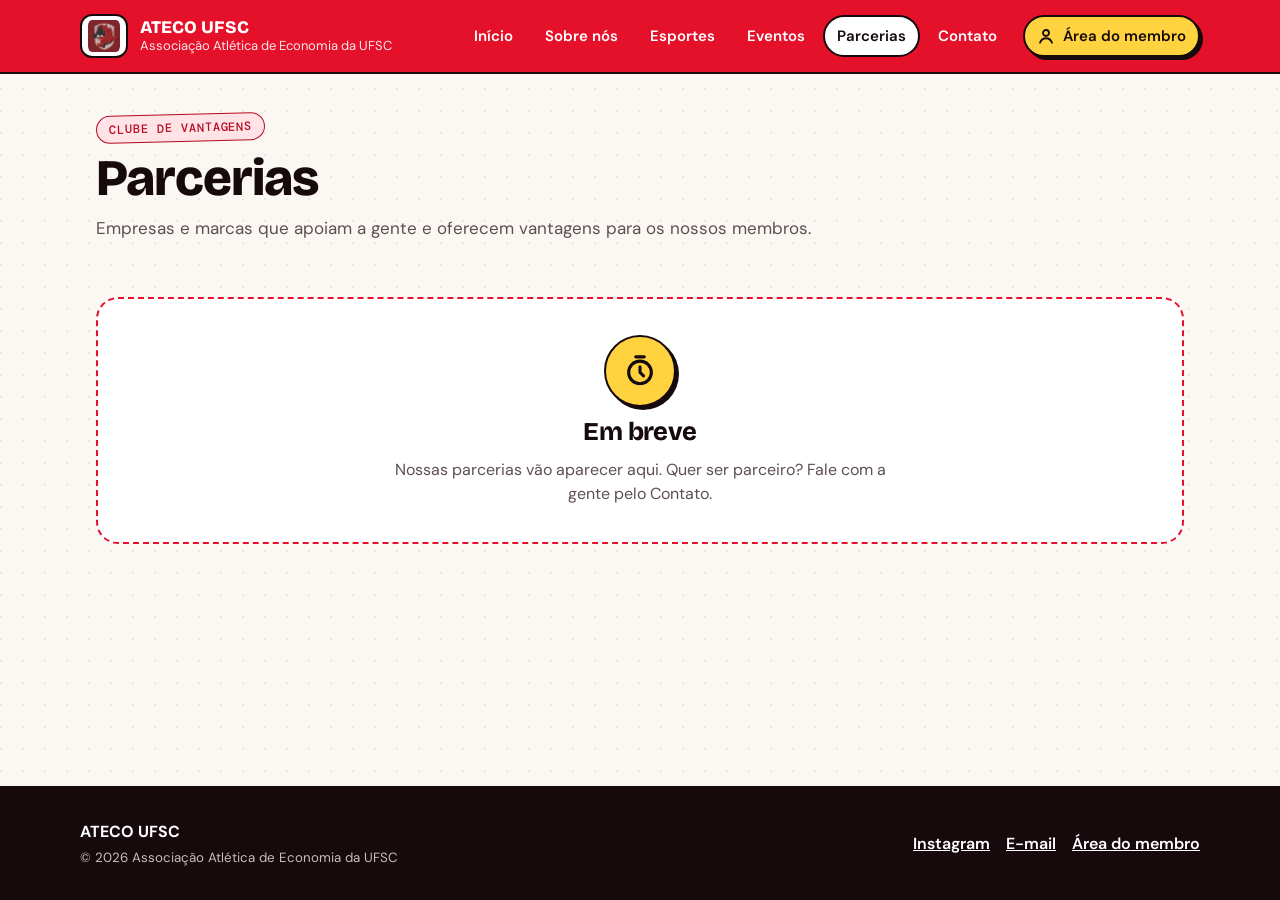
<file: parcerias.html>
<!doctype html>
<html lang="pt-BR">
<head>
<meta charset="utf-8">
<meta name="viewport" content="width=device-width, initial-scale=1, viewport-fit=cover">
<title>Parcerias</title>
<link rel="preconnect" href="https://fonts.googleapis.com">
<link rel="preconnect" href="https://fonts.gstatic.com" crossorigin>
<link rel="stylesheet" href="https://fonts.googleapis.com/css2?family=Bricolage+Grotesque:opsz,wght@12..96,600..800&family=DM+Mono:wght@500&family=DM+Sans:opsz,wght@9..40,400..700&display=swap">
<link rel="stylesheet" href="assets/styles.css?v=8">
</head>
<body data-pagina="parcerias">
<div id="topo"></div>
<main class="pagina gutter">
  <section class="secao-head">
    <span class="tag">Clube de vantagens</span>
    <h1 id="p-titulo"></h1>
    <p class="lead" id="p-texto"></p>
  </section>
  <section class="parcerias" id="lista"></section>
</main>
<footer id="rodape"></footer>
<script src="config.js?v=8"></script>
<script src="conteudo.js?v=8"></script>
<script src="assets/api.js?v=8"></script>
<script src="assets/site.js?v=8"></script>
</body>
</html>
</file>
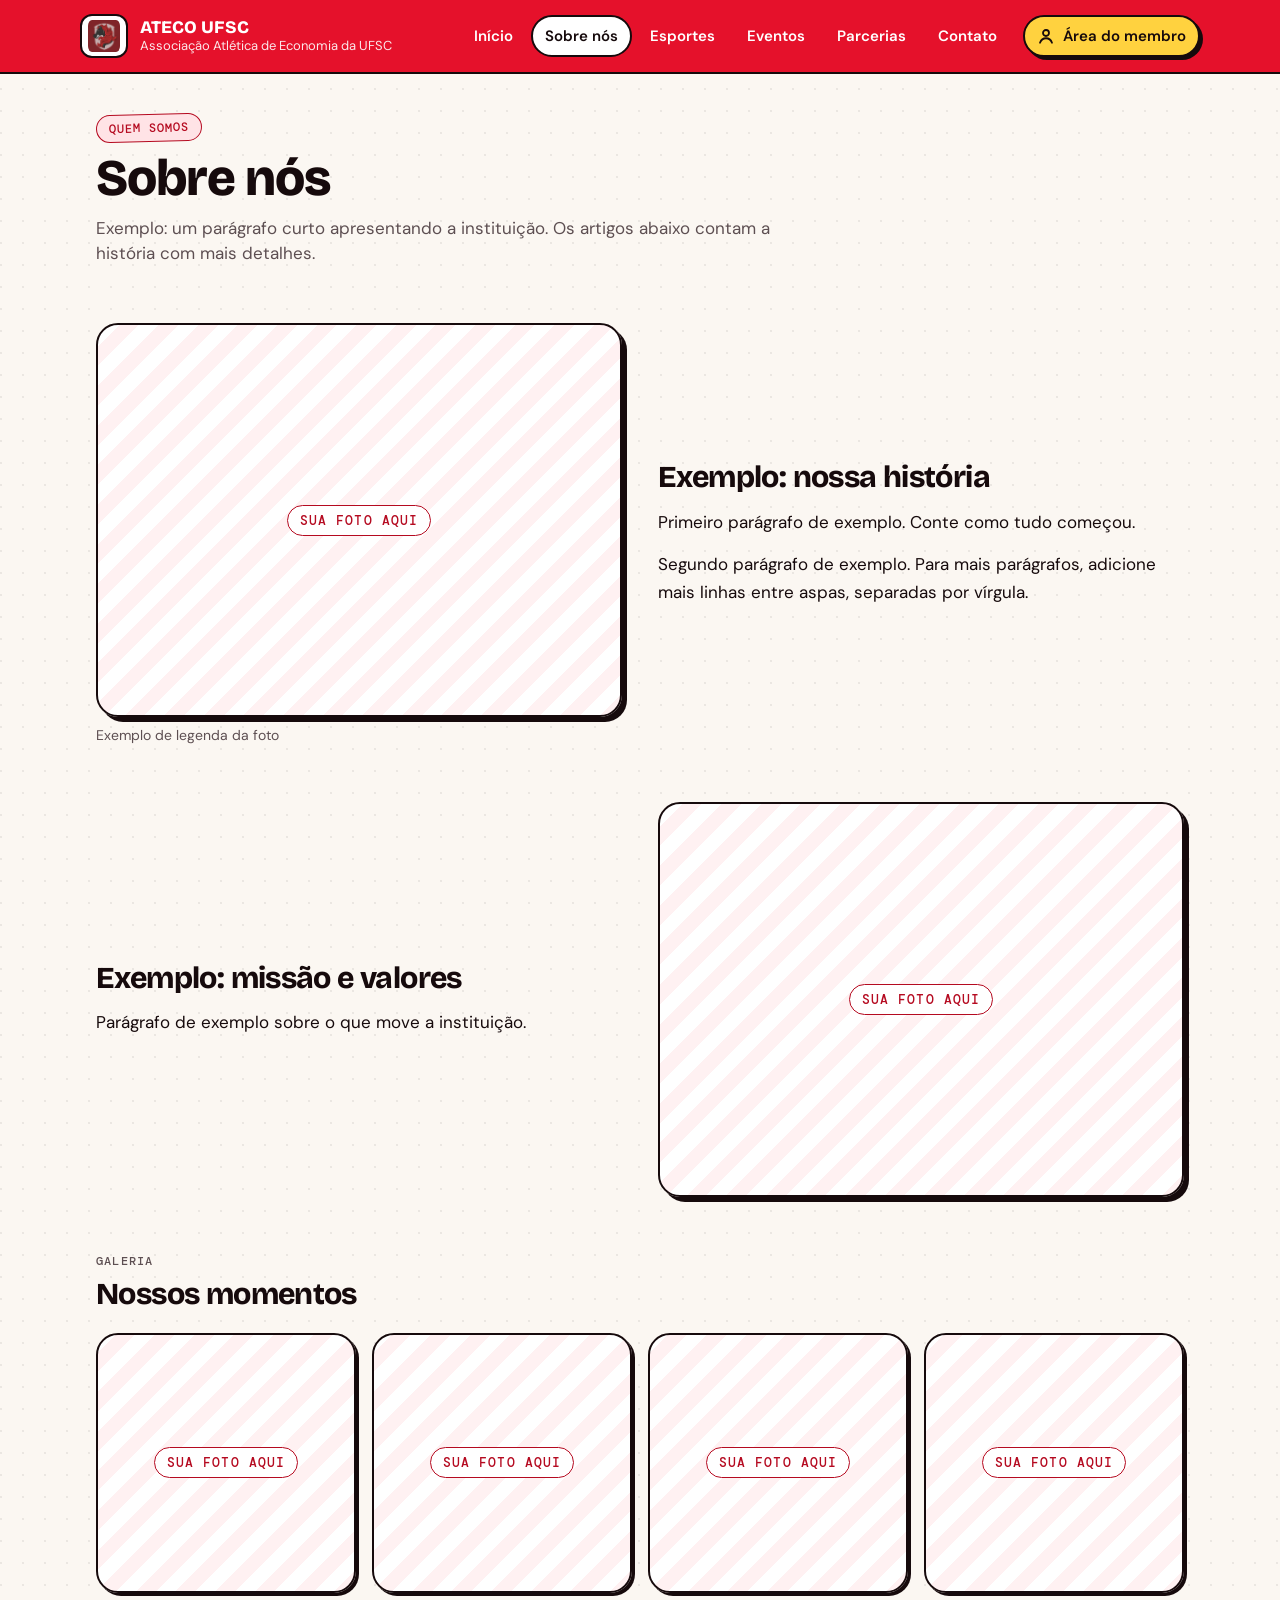
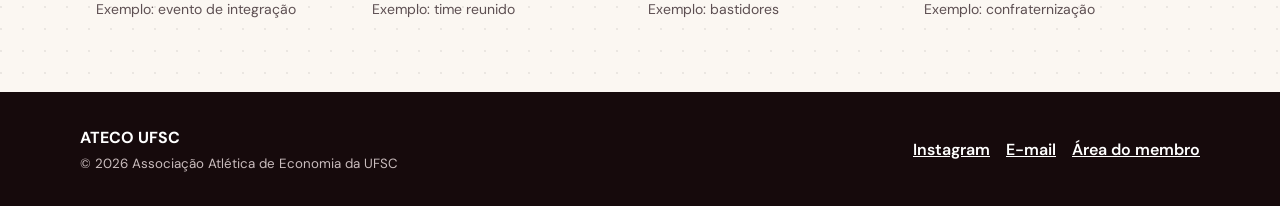
<file: sobre.html>
<!doctype html>
<html lang="pt-BR">
<head>
<meta charset="utf-8">
<meta name="viewport" content="width=device-width, initial-scale=1, viewport-fit=cover">
<title>Sobre nós</title>
<link rel="preconnect" href="https://fonts.googleapis.com">
<link rel="preconnect" href="https://fonts.gstatic.com" crossorigin>
<link rel="stylesheet" href="https://fonts.googleapis.com/css2?family=Bricolage+Grotesque:opsz,wght@12..96,600..800&family=DM+Mono:wght@500&family=DM+Sans:opsz,wght@9..40,400..700&display=swap">
<link rel="stylesheet" href="assets/styles.css?v=8">
</head>
<body data-pagina="sobre">
<div id="topo"></div>
<main class="pagina gutter">
  <section class="secao-head">
    <span class="tag">Quem somos</span>
    <h1 id="s-titulo"></h1>
    <p class="lead" id="s-texto"></p>
  </section>
  <section class="secao" id="artigos" style="gap:56px"></section>
  <section class="secao" id="sec-galeria">
    <div class="secao-head"><span class="eyebrow">Galeria</span><h2>Nossos momentos</h2></div>
    <div class="galeria" id="galeria"></div>
  </section>
</main>
<footer id="rodape"></footer>
<script src="config.js?v=8"></script>
<script src="conteudo.js?v=8"></script>
<script src="assets/api.js?v=8"></script>
<script src="assets/site.js?v=8"></script>
</body>
</html>
</file>
<file: assets/styles.css>
/* Layout: barra vermelha com menu + seções de conteúdo em grade; portal do membro com menu lateral.
   Identidade: cartaz de grêmio — papel claro, vermelho vivo, contorno preto e sombra dura (estilo adesivo).
   Tema único claro, escolhido de propósito (mesma identidade do sistema de votação). */
:root {
  --paper: #fbf7f2;
  --card: #ffffff;
  --ink: #160a0c;
  --ink-2: #5d4f52;
  --red: #e5112b;
  --red-dark: #b50a20;
  --red-soft: #ffe3e6;
  --red-tint: #fff1f2;
  --track: #f1e7e4;
  --sim: #0f9a52;      --sim-soft: #dcf5e7;
  --nao: #160a0c;      --nao-soft: #ece8e8;
  --branco: #a59a98;
  --amarelo: #ffd23f;
  --font-display: "Bricolage Grotesque", "Space Grotesk", system-ui, sans-serif;
  --font-body: "DM Sans", system-ui, -apple-system, "Segoe UI", sans-serif;
  --font-mono: "DM Mono", ui-monospace, Menlo, monospace;
  --r-lg: 22px;
  --r-md: 14px;
  --borda: 2px solid var(--ink);
  --sombra: 5px 5px 0 var(--ink);
  --sombra-peq: 3px 3px 0 var(--ink);
  color-scheme: light;
}

* { box-sizing: border-box; }
[hidden] { display: none !important; }
html { -webkit-text-size-adjust: 100%; }
body {
  margin: 0; background: var(--paper); color: var(--ink);
  font: 16px/1.5 var(--font-body);
  padding-block: 0 56px;
  background-image: radial-gradient(circle at 1px 1px, rgb(22 10 12 / .07) 1px, transparent 0);
  background-size: 22px 22px;
}
.gutter {
  padding-left: max(16px, env(safe-area-inset-left, 0px));
  padding-right: max(16px, env(safe-area-inset-right, 0px));
}
h1, h2, h3 { font-family: var(--font-display); line-height: 1.05; margin: 0; text-wrap: balance; letter-spacing: -.02em; }
h1 { font-size: clamp(2rem, 6vw, 3.2rem); font-weight: 800; }
h2 { font-size: clamp(1.4rem, 3.6vw, 1.9rem); font-weight: 750; }
p { margin: 0; }
a { color: var(--red); }
.mono { font-family: var(--font-mono); }
:focus-visible { outline: 3px solid var(--red); outline-offset: 3px; border-radius: 6px; }

/* ---------- Topo ---------- */
.topo-wrap { background: var(--red); border-bottom: var(--borda); }
.topo {
  max-width: 1120px; margin: 0 auto; padding-block: 14px;
  display: flex; align-items: center; justify-content: space-between; gap: 12px; flex-wrap: wrap;
}
.marca { display: flex; align-items: center; gap: 12px; color: #fff; text-decoration: none; min-width: 0; }
.marca .logo {
  height: 44px; width: auto; max-width: 140px; object-fit: contain;
  background: #fff; border: var(--borda); border-radius: 12px; padding: 4px 6px;
}
.marca .selo {
  width: 44px; height: 44px; border-radius: 12px; background: #fff; color: var(--red);
  border: var(--borda); display: grid; place-items: center;
  font-family: var(--font-display); font-weight: 800; font-size: 17px;
}
.marca .txt { display: grid; line-height: 1.15; min-width: 0; }
.marca .txt b { font-family: var(--font-display); font-weight: 800; font-size: 1.1rem; }
.marca .txt small { opacity: .9; font-size: 13px; overflow: hidden; text-overflow: ellipsis; white-space: nowrap; }

.abas { display: flex; background: #fff; border: var(--borda); border-radius: 999px; padding: 4px; gap: 4px; box-shadow: var(--sombra-peq); }
.abas button {
  font: 600 14px var(--font-body); border: 0; background: none; color: var(--ink);
  padding: 8px 16px; border-radius: 999px; cursor: pointer;
}
.abas button[aria-selected="true"] { background: var(--ink); color: #fff; }

/* Faixa animada */
.faixa { background: var(--ink); color: #fff; overflow: hidden; border-bottom: var(--borda); white-space: nowrap; }
.faixa-trilho {
  display: inline-flex; gap: 28px; padding-block: 8px;
  font: 500 13px var(--font-mono); letter-spacing: .12em; text-transform: uppercase;
  animation: correr 28s linear infinite;
}
.faixa-trilho span::after { content: "✦"; color: var(--red); margin-left: 28px; }
@keyframes correr { from { transform: translateX(0); } to { transform: translateX(-50%); } }

/* ---------- Estrutura ---------- */
.coluna { max-width: 680px; margin: 0 auto; display: grid; gap: 22px; padding-top: 32px; }
.largo { max-width: 1120px; margin: 0 auto; display: grid; gap: 22px; padding-top: 32px; }

.cartao {
  background: var(--card); border: var(--borda); border-radius: var(--r-lg); box-shadow: var(--sombra);
  padding: 28px; display: grid; gap: 22px; min-width: 0;
}
@media (max-width: 560px) { .cartao { padding: 20px; border-radius: 18px; } }
.cartao > header { display: grid; gap: 10px; }
.cartao > header p { color: var(--ink-2); }

.tag {
  justify-self: start; display: inline-flex; align-items: center; gap: 8px;
  font: 500 12px var(--font-mono); letter-spacing: .08em; text-transform: uppercase;
  background: var(--red-soft); color: var(--red-dark); border: 1.5px solid var(--red-dark);
  padding: 5px 12px; border-radius: 999px; transform: rotate(-1.5deg);
}
.tag .ponto { width: 8px; height: 8px; border-radius: 50%; background: currentColor; }
.tag.Aberta { background: var(--sim-soft); color: var(--sim); border-color: var(--sim); }
.tag.Aberta .ponto { animation: piscar 1.4s ease-in-out infinite; }
.tag.Encerrada { background: var(--nao-soft); color: var(--ink); border-color: var(--ink); }
@keyframes piscar { 50% { opacity: .25; } }
.eyebrow { font: 500 12px var(--font-mono); letter-spacing: .1em; text-transform: uppercase; color: var(--ink-2); }

/* ---------- Formulário ---------- */
.grade { display: grid; grid-template-columns: repeat(2, minmax(0, 1fr)); gap: 16px; }
.grade .inteiro { grid-column: 1 / -1; }
@media (max-width: 560px) { .grade { grid-template-columns: 1fr; } }
.campo { display: grid; gap: 6px; min-width: 0; align-content: start; }
.campo label { font-weight: 700; font-size: 14px; }
.dica { font-size: 13px; color: var(--ink-2); }
input {
  font: 500 16px var(--font-body); color: var(--ink); background: var(--red-tint); width: 100%;
  border: var(--borda); border-radius: var(--r-md); padding: 12px 14px; min-height: 50px;
}
input::placeholder { color: #b3a3a5; }
input:focus { background: #fff; outline: none; box-shadow: 0 0 0 4px var(--red-soft); border-color: var(--red); }
#codigo { font-family: var(--font-mono); letter-spacing: .2em; text-transform: uppercase; }

.btn {
  font: 700 16px var(--font-body); border-radius: 999px; padding: 12px 24px; min-height: 50px;
  border: var(--borda); background: var(--red); color: #fff; cursor: pointer;
  box-shadow: var(--sombra-peq); transition: transform .08s ease, box-shadow .08s ease;
}
.btn:hover:not(:disabled) { transform: translate(-1px, -1px); box-shadow: 4px 4px 0 var(--ink); }
.btn:active:not(:disabled) { transform: translate(3px, 3px); box-shadow: 0 0 0 var(--ink); }
.btn:disabled { background: #e8dcdc; color: #9b8d8f; cursor: not-allowed; box-shadow: none; border-color: #c9bcbd; }
.btn.sec { background: #fff; color: var(--ink); }
.btn.peq { padding: 8px 16px; min-height: 40px; font-size: 14px; }
.btn.grande { width: 100%; font-size: 17px; min-height: 56px; }
.acoes { display: flex; gap: 12px; flex-wrap: wrap; align-items: center; }

.aviso { border: var(--borda); border-radius: var(--r-md); padding: 12px 16px; font-size: 15px; font-weight: 500; }
.aviso.erro { background: var(--red-soft); color: var(--red-dark); border-color: var(--red-dark); }
.aviso.info { background: #fff8dc; color: var(--ink); }
.nota { font-size: 14px; color: var(--ink-2); }


/* ===================================================================
   SITE INSTITUCIONAL
   =================================================================== */
select, textarea {
  font: 500 16px var(--font-body); color: var(--ink); background: var(--red-tint); width: 100%;
  border: var(--borda); border-radius: var(--r-md); padding: 12px 14px; min-height: 50px;
}
textarea { min-height: 130px; resize: vertical; }
select:focus, textarea:focus { background: #fff; outline: none; box-shadow: 0 0 0 4px var(--red-soft); border-color: var(--red); }
input[type="file"] { background: #fff; }

/* ---------- Topo / menu ---------- */
.topo nav.menu { display: flex; align-items: center; gap: 4px; flex-wrap: wrap; }
.menu a {
  color: #fff; text-decoration: none; font-weight: 600; font-size: 15px;
  padding: 8px 12px; border-radius: 999px; border: 2px solid transparent;
}
.menu a:hover { border-color: #fff; }
.menu a[aria-current="page"] { background: #fff; color: var(--ink); border-color: var(--ink); }
.menu a.btn-membro {
  margin-left: 8px; background: var(--amarelo); color: var(--ink); border: var(--borda);
  box-shadow: var(--sombra-peq); display: inline-flex; align-items: center; gap: 8px;
}
.menu a.btn-membro:hover { transform: translate(-1px, -1px); box-shadow: 4px 4px 0 var(--ink); }
.menu a.btn-membro[aria-current="page"] { background: var(--amarelo); }
.btn-menu {
  display: none; font: 700 15px var(--font-body); background: #fff; color: var(--ink);
  border: var(--borda); border-radius: 999px; padding: 8px 14px; cursor: pointer; box-shadow: var(--sombra-peq);
}
.marca { text-decoration: none; }
@media (max-width: 860px) {
  .btn-menu { display: inline-flex; }
  .topo nav.menu { display: none; width: 100%; flex-direction: column; align-items: stretch; padding-top: 8px; }
  .topo nav.menu.aberto { display: flex; }
  .menu a { padding: 12px 14px; }
  .menu a.btn-membro { margin: 6px 0 0; justify-content: center; }
}

/* ---------- Seções ---------- */
.pagina { max-width: 1120px; margin: 0 auto; display: grid; gap: 56px; padding-top: 40px; }
.secao { display: grid; gap: 22px; }
.secao-head { display: grid; gap: 10px; max-width: 720px; }
.secao-head p { color: var(--ink-2); font-size: 17px; }
.lead { font-size: 18px; color: var(--ink-2); max-width: 62ch; }

/* Hero */
.hero { display: grid; grid-template-columns: minmax(0, 1.1fr) minmax(0, .9fr); gap: 36px; align-items: center; }
@media (max-width: 860px) { .hero { grid-template-columns: 1fr; } }
.hero-txt { display: grid; gap: 18px; }
.hero h1 { font-size: clamp(2.4rem, 7vw, 4.4rem); }
.hero h1 em { font-style: normal; color: var(--red); }
.hero .foto { aspect-ratio: 4 / 3.4; border-radius: 28px; box-shadow: 8px 8px 0 var(--ink); transform: rotate(1.2deg); }

/* Foto (com espaço reservado quando não há arquivo) */
.foto {
  position: relative; overflow: hidden; border: var(--borda); border-radius: var(--r-lg);
  background: repeating-linear-gradient(-45deg, var(--red-tint) 0 14px, #fff 14px 28px);
  display: grid; place-items: center; min-height: 160px; max-width: 100%;
}
.foto img { position: absolute; inset: 0; width: 100%; height: 100%; object-fit: cover; }
.foto .vazio-foto {
  font: 500 13px var(--font-mono); letter-spacing: .08em; text-transform: uppercase; color: var(--red-dark);
  background: #fff; border: 1.5px solid var(--red-dark); padding: 6px 12px; border-radius: 999px;
}
.foto.com-img .vazio-foto { display: none; }

/* Números */
.numeros { display: grid; grid-template-columns: repeat(auto-fit, minmax(180px, 1fr)); gap: 16px; }
.numero { background: #fff; border: var(--borda); border-radius: var(--r-lg); box-shadow: var(--sombra); padding: 18px 22px; display: grid; gap: 2px; }
.numero:nth-child(3n+1) { background: var(--red); color: #fff; }
.numero:nth-child(3n+2) { background: var(--amarelo); }
.numero b { font: 800 clamp(2.4rem, 6vw, 3.2rem)/1 var(--font-display); letter-spacing: -.03em; }
.numero span { font-weight: 600; }

/* Cards de notícia / evento / modalidade */
.cards { display: grid; grid-template-columns: repeat(auto-fill, minmax(min(100%, 300px), 1fr)); gap: 22px; }
.card {
  background: #fff; border: var(--borda); border-radius: var(--r-lg); box-shadow: var(--sombra);
  overflow: hidden; display: grid; grid-template-rows: auto 1fr; min-width: 0;
  transition: transform .12s ease, box-shadow .12s ease;
}
a.card { color: inherit; text-decoration: none; }
a.card:hover { transform: translate(-2px, -2px); box-shadow: 7px 7px 0 var(--ink); }
.card .foto { border: 0; border-bottom: var(--borda); border-radius: 0; aspect-ratio: 16 / 10; min-height: 0; }
.card-corpo { padding: 18px 20px 22px; display: grid; gap: 8px; align-content: start; }
.card-corpo h3 { font-size: 1.3rem; font-weight: 750; }
.card-corpo p { color: var(--ink-2); }
.data-chip {
  justify-self: start; font: 500 12px var(--font-mono); letter-spacing: .06em; text-transform: uppercase;
  background: var(--red-soft); color: var(--red-dark); border-radius: 999px; padding: 3px 10px;
}
.mais { font-weight: 700; color: var(--red); }

/* Artigos (Sobre nós) */
.artigo { display: grid; grid-template-columns: minmax(0, 1fr) minmax(0, 1fr); gap: 36px; align-items: center; }
.artigo:nth-child(even) .artigo-foto { order: 2; }
@media (max-width: 780px) { .artigo { grid-template-columns: 1fr; gap: 18px; } .artigo:nth-child(even) .artigo-foto { order: 0; } }
.artigo-foto { display: grid; gap: 8px; }
.artigo-foto .foto { aspect-ratio: 4 / 3; box-shadow: var(--sombra); }
.artigo-foto figcaption { font-size: 14px; color: var(--ink-2); }
.artigo-txt { display: grid; gap: 14px; }
.artigo-txt p { font-size: 17px; line-height: 1.65; max-width: 62ch; }
figure { margin: 0; }

/* Galeria */
.galeria { display: grid; grid-template-columns: repeat(auto-fill, minmax(min(100%, 220px), 1fr)); gap: 16px; }
.galeria figure { display: grid; gap: 6px; }
.galeria .foto { aspect-ratio: 1; box-shadow: var(--sombra-peq); }
.galeria figcaption { font-size: 14px; color: var(--ink-2); }

/* Em breve */
.em-breve {
  background: #fff; border: 2px dashed var(--red); border-radius: var(--r-lg);
  padding: 36px 24px; display: grid; justify-items: center; text-align: center; gap: 12px;
}
.em-breve .icone {
  width: 72px; height: 72px; border-radius: 50%; background: var(--amarelo); border: var(--borda);
  display: grid; place-items: center; box-shadow: var(--sombra-peq);
}
.em-breve h2 { font-size: 1.6rem; }
.em-breve p { color: var(--ink-2); max-width: 46ch; }

/* Contato */
.contato-grade { display: grid; grid-template-columns: minmax(0, 1.3fr) minmax(0, .7fr); gap: 22px; align-items: start; }
@media (max-width: 820px) { .contato-grade { grid-template-columns: 1fr; } }
.info-lista { display: grid; gap: 14px; }
.info-item { display: grid; gap: 2px; }
.info-item b { font: 500 12px var(--font-mono); letter-spacing: .08em; text-transform: uppercase; color: var(--ink-2); }
.info-item span, .info-item a { font-weight: 600; font-size: 17px; word-break: break-word; }
.isca { position: absolute; left: -9999px; width: 1px; height: 1px; overflow: hidden; }

/* Rodapé */
.rodape { margin-top: 72px; background: var(--ink); color: #fff; border-top: var(--borda); }
.rodape-in { max-width: 1120px; margin: 0 auto; padding-block: 32px; display: flex; justify-content: space-between; gap: 18px; flex-wrap: wrap; align-items: center; }
.rodape a { color: #fff; font-weight: 600; }
.rodape .redes { display: flex; gap: 16px; flex-wrap: wrap; }
.rodape small { color: #c9bcbd; }
body { padding-block-end: 0; }

/* ===================================================================
   ÁREA DO MEMBRO (portal)
   =================================================================== */
.login-wrap { max-width: 520px; margin: 0 auto; padding-top: 48px; display: grid; gap: 18px; }
.portal { max-width: 1180px; margin: 0 auto; padding-top: 32px; display: grid; grid-template-columns: 240px minmax(0, 1fr); gap: 28px; align-items: start; }
@media (max-width: 900px) { .portal { grid-template-columns: 1fr; } }
.lado {
  position: sticky; top: 16px; background: #fff; border: var(--borda); border-radius: var(--r-lg); box-shadow: var(--sombra);
  padding: 16px; display: grid; gap: 6px;
}
.lado .quem { display: grid; gap: 4px; padding: 6px 8px 14px; border-bottom: 1.5px solid var(--ink); margin-bottom: 6px; }
.lado .quem b { font-family: var(--font-display); font-size: 1.15rem; }
.lado button {
  font: 600 15px var(--font-body); text-align: left; background: none; border: 2px solid transparent; color: var(--ink);
  border-radius: 12px; padding: 10px 12px; cursor: pointer; display: flex; align-items: center; gap: 10px;
}
.lado button:hover { border-color: var(--ink); }
.lado button[aria-current="true"] { background: var(--red); color: #fff; border-color: var(--ink); }
.lado .sair { margin-top: 8px; color: var(--red-dark); }
@media (max-width: 900px) {
  .lado { position: static; grid-auto-flow: column; grid-auto-columns: max-content; overflow-x: auto; padding: 10px; }
  .lado .quem { display: none; }
  .lado .sair { margin-top: 0; }
}
.papel-chip { justify-self: start; font: 500 11px var(--font-mono); letter-spacing: .08em; text-transform: uppercase; background: var(--amarelo); border: 1.5px solid var(--ink); border-radius: 999px; padding: 2px 10px; }

.painel { display: grid; gap: 22px; min-width: 0; }
.painel-head { display: grid; gap: 8px; }
.painel-head p { color: var(--ink-2); }

.atalhos { display: grid; grid-template-columns: repeat(auto-fill, minmax(min(100%, 220px), 1fr)); gap: 16px; }
.atalho {
  font: inherit; text-align: left; color: var(--ink); background: #fff; border: var(--borda); border-radius: var(--r-lg);
  box-shadow: var(--sombra); padding: 18px; cursor: pointer; display: grid; gap: 6px;
}
.atalho:hover { transform: translate(-2px, -2px); box-shadow: 7px 7px 0 var(--ink); }
.atalho b { font-family: var(--font-display); font-size: 1.2rem; }
.atalho span { color: var(--ink-2); font-size: 14px; }
.atalho .ic { width: 40px; height: 40px; border-radius: 12px; background: var(--red-soft); border: 1.5px solid var(--ink); display: grid; place-items: center; }

.avisos { display: grid; gap: 12px; }
.aviso-item { background: #fff; border: var(--borda); border-left: 8px solid var(--red); border-radius: var(--r-md); padding: 14px 18px; display: grid; gap: 4px; }
.aviso-item b { font-family: var(--font-display); font-size: 1.1rem; }
.aviso-item p { color: var(--ink-2); white-space: pre-line; }

.prefixo { display: flex; }
.prefixo span { display: grid; place-items: center; padding: 0 14px; border: var(--borda); border-right: 0; border-radius: var(--r-md) 0 0 var(--r-md); background: #fff; font-family: var(--font-mono); }
.prefixo input { border-radius: 0 var(--r-md) var(--r-md) 0; font-family: var(--font-mono); }

.pilula { display: inline-block; font-size: 12px; font-weight: 700; padding: 3px 10px; border-radius: 999px; border: 1.5px solid currentColor; white-space: nowrap; }
.st-Pendente { background: #fff3c4; color: #7a5300; }
.st-Aprovado { background: var(--sim-soft); color: var(--sim); }
.st-Recusado { background: var(--red-soft); color: var(--red-dark); }
.st-Pago { background: #e2ebf8; color: #24508f; }

.pedidos { display: grid; gap: 12px; }
.pedido { background: #fff; border: var(--borda); border-radius: var(--r-md); padding: 14px 18px; display: grid; gap: 6px; }
.pedido-top { display: flex; justify-content: space-between; gap: 10px; flex-wrap: wrap; align-items: center; }
.pedido-top b { font-family: var(--font-mono); }
.pedido .valor { font: 700 1.2rem var(--font-display); }
.pedido .coment { background: var(--red-tint); border-radius: 10px; padding: 8px 12px; font-size: 14px; }

.resumo { display: grid; grid-template-columns: repeat(4, minmax(0, 1fr)); gap: 12px; }
@media (max-width: 760px) { .resumo { grid-template-columns: repeat(2, minmax(0, 1fr)); } }
.resumo button {
  font: inherit; text-align: left; background: #fff; border: var(--borda); border-radius: var(--r-md); padding: 12px 14px;
  cursor: pointer; color: var(--ink); display: grid; gap: 2px; box-shadow: var(--sombra-peq);
}
.resumo button[aria-pressed="true"] { background: var(--red); color: #fff; }
.resumo .rot { font: 500 11px var(--font-mono); letter-spacing: .08em; text-transform: uppercase; }
.resumo .qtd { font: 800 1.8rem/1.1 var(--font-display); }
.resumo .soma { font-family: var(--font-mono); font-size: 13px; }
.filtros > * { flex: 1 1 180px; min-width: 0; }
.tabela-wrap { overflow-x: auto; border: var(--borda); border-radius: var(--r-md); background: #fff; }
table { width: 100%; border-collapse: collapse; font-size: 14px; min-width: 720px; }
th, td { padding: 12px 14px; text-align: left; border-bottom: 1.5px solid var(--track); vertical-align: top; }
th { font: 500 11px var(--font-mono); letter-spacing: .08em; text-transform: uppercase; color: var(--ink-2); background: var(--paper); }
tbody tr { cursor: pointer; }
tbody tr:hover { background: var(--red-tint); }
td.num { text-align: right; white-space: nowrap; font-family: var(--font-mono); }
.vazio { padding: 28px; text-align: center; color: var(--ink-2); }

dialog {
  border: var(--borda); border-radius: var(--r-lg); background: #fff; color: var(--ink); box-shadow: 8px 8px 0 var(--ink);
  padding: 0; width: min(640px, calc(100vw - 32px)); max-height: calc(100vh - 48px);
}
dialog::backdrop { background: rgb(22 10 12 / .5); }
.det { padding: 24px; display: grid; gap: 16px; }
.det header { display: flex; justify-content: space-between; align-items: start; gap: 12px; }
.det dl { display: grid; grid-template-columns: 150px minmax(0, 1fr); gap: 8px 16px; margin: 0; font-size: 15px; }
.det dt { color: var(--ink-2); }
.det dd { margin: 0; word-break: break-word; }
@media (max-width: 520px) { .det dl { grid-template-columns: 1fr; } }
.historico { white-space: pre-line; font-family: var(--font-mono); font-size: 12.5px; color: var(--ink-2); background: var(--paper); border-radius: 10px; padding: 12px; }
.fechar { background: none; border: 0; font-size: 26px; line-height: 1; color: var(--ink-2); cursor: pointer; padding: 4px 8px; }
.recibo { text-align: center; display: grid; gap: 10px; justify-items: center; padding: 8px 0; }
.recibo .protocolo { font: 500 1.8rem var(--font-mono); color: var(--red); letter-spacing: .04em; }
.filtros { display: flex; gap: 12px; flex-wrap: wrap; }
a.btn { text-decoration: none; display: inline-flex; align-items: center; justify-content: center; }
body { min-height: 100vh; display: flex; flex-direction: column; }
.pagina, .portal, .login-wrap { width: 100%; padding-bottom: 72px; }
.rodape { margin-top: auto; }

/* Revisão de reembolso e gestão de membros */
.st-Emrevisao { background: #ffe8cc; color: #8a3b00; }
.pedido.revisar { border-color: #8a3b00; box-shadow: 4px 4px 0 #8a3b00; }
.resumo { grid-template-columns: repeat(auto-fit, minmax(150px, 1fr)); }
.papel-Membro { background: #fff; color: var(--ink); }
.papel-Financeiro { background: #e2ebf8; color: #24508f; }
.papel-Admin { background: var(--amarelo); color: var(--ink); }
.check { display: flex; align-items: center; gap: 10px; font-weight: 600; font-size: 15px; cursor: pointer; }
.check input { width: 20px; height: 20px; min-height: 0; accent-color: var(--red); }
select:disabled { opacity: .6; }
.det .grade { gap: 14px; }

/* Cargos, fotos dos membros e exclusão */
.sr { position: absolute; width: 1px; height: 1px; overflow: hidden; clip: rect(0 0 0 0); white-space: nowrap; }
.avatar {
  position: relative; flex: none; border-radius: 50%; overflow: hidden; border: var(--borda);
  background: var(--red-soft); color: var(--red-dark); display: inline-grid; place-items: center;
  font-family: var(--font-display); font-weight: 800; width: 36px; height: 36px; font-size: 13px;
}
.avatar img { position: absolute; inset: 0; width: 100%; height: 100%; object-fit: cover; }
.avatar.sm { width: 36px; height: 36px; font-size: 13px; }
.avatar.md { width: 56px; height: 56px; font-size: 19px; }
.avatar.lg { width: 88px; height: 88px; font-size: 28px; box-shadow: var(--sombra-peq); }
.pessoa { display: flex; align-items: center; gap: 10px; min-width: 0; }
td { vertical-align: middle; }
.foto-campo { display: flex; align-items: center; gap: 18px; flex-wrap: wrap; }
label.btn { display: inline-flex; align-items: center; }
.btn.perigo { color: var(--red-dark); border-color: var(--red-dark); }
.btn-excluir {
  font: 700 13px var(--font-body); background: #fff; color: var(--red-dark); border: 1.5px solid var(--red-dark);
  border-radius: 999px; padding: 5px 12px; cursor: pointer; white-space: nowrap;
}
.btn-excluir:hover, .btn-excluir.confirmar, .btn.perigo.confirmar { background: var(--red); color: #fff; border-color: var(--ink); }
tr.travada { cursor: default; }
tr.travada:hover { background: transparent; }
.acoes-linha { text-align: right; }
.papel-Membro, .papel-Marketing, .papel-Comercial, .papel-Esportes, .papel-Conselho, .papel-Eventos { background: #fff; color: var(--ink); }
.papel-Financeiro { background: #e2ebf8; color: #24508f; }
.papel-GestaodePessoas { background: #e9e0fb; color: #4b2a96; }
.papel-Presidencia { background: var(--amarelo); color: var(--ink); }
.lado .quem #p-foto { margin-bottom: 4px; }

/* ===================================================================
   DASHBOARD, VENDAS, ESTOQUE E COMPRAS
   =================================================================== */
.dash { display: grid; gap: 16px; }
.dash-head { display: flex; justify-content: space-between; align-items: baseline; gap: 12px; flex-wrap: wrap; }
.dash-kpis { display: grid; grid-template-columns: repeat(auto-fit, minmax(210px, 1fr)); gap: 14px; }
.dkpi { background: #fff; border: var(--borda); border-radius: var(--r-lg); box-shadow: var(--sombra); padding: 16px 18px; display: grid; gap: 4px; align-content: start; min-width: 0; }
.dkpi .rot { font: 500 11px var(--font-mono); letter-spacing: .08em; text-transform: uppercase; color: var(--ink-2); }
.dkpi .val { font: 800 clamp(1.6rem, 3.4vw, 2.1rem)/1.1 var(--font-display); letter-spacing: -.02em; font-variant-numeric: tabular-nums; }
.dkpi .sub { font-size: 13px; color: var(--ink-2); }
.dkpi.destaque { background: var(--red); color: #fff; }
.dkpi.destaque .rot, .dkpi.destaque .sub { color: #ffe3e6; }
.dkpi.positivo .val { color: var(--sim); }
.dkpi.negativo .val { color: var(--red-dark); }
.inteiro-dash { grid-column: 1 / -1; }
.dash-grade { display: grid; grid-template-columns: minmax(0, 1.6fr) minmax(0, 1fr); gap: 16px; }
@media (max-width: 900px) { .dash-grade { grid-template-columns: 1fr; } }
.dash-grade .cartao { gap: 14px; }
.dash-grade h3 { font-size: 1.3rem; }
.legenda { display: flex; gap: 16px; font-size: 13px; font-weight: 600; }
.legenda span { display: inline-flex; align-items: center; gap: 6px; }
.legenda i { width: 12px; height: 12px; border-radius: 3px; border: 1.5px solid var(--ink); }
.lg-fat, .b.fat { background: var(--red); }
.lg-luc, .b.luc { background: var(--sim); }
.barras6 { display: grid; grid-template-columns: repeat(6, minmax(0, 1fr)); gap: 10px; height: 200px; align-items: end; border-bottom: 2px solid var(--ink); padding-top: 18px; }
.col6 { display: grid; grid-template-rows: 1fr auto; height: 100%; gap: 6px; min-width: 0; }
.par { display: grid; grid-template-columns: 1fr 1fr; gap: 3px; align-items: end; height: 100%; }
.bw { display: grid; grid-template-rows: auto 1fr; height: 100%; align-items: end; justify-items: center; min-width: 0; }
.b { width: 100%; max-width: 28px; border-radius: 4px 4px 0 0; border: 1.5px solid var(--ink); border-bottom: 0; min-height: 0; align-self: end; }
.bv { font: 500 10px var(--font-mono); color: var(--ink-2); white-space: nowrap; align-self: end; margin-bottom: 2px; }
.bm { font: 500 11px var(--font-mono); text-transform: uppercase; color: var(--ink-2); text-align: center; position: relative; top: 26px; }
.barras6 { margin-bottom: 24px; }
.baixo-item { display: flex; justify-content: space-between; align-items: center; gap: 10px; padding: 10px 0; border-bottom: 1.5px solid var(--track); }
.baixo-item:last-child { border-bottom: 0; }
.total-linha { display: flex; justify-content: space-between; align-items: center; background: var(--paper); border: 1.5px dashed var(--ink); border-radius: var(--r-md); padding: 12px 16px; }
.total-linha b { font: 800 1.4rem var(--font-display); font-variant-numeric: tabular-nums; }
.escolha { display: grid; grid-template-columns: repeat(auto-fit, minmax(220px, 1fr)); gap: 10px; }
.escolha label { display: flex; gap: 10px; align-items: flex-start; border: var(--borda); border-radius: var(--r-md); padding: 12px 14px; cursor: pointer; background: #fff; }
.escolha label:has(input:checked) { background: var(--red-tint); box-shadow: var(--sombra-peq); }
.escolha input { width: 18px; height: 18px; min-height: 0; margin-top: 2px; accent-color: var(--red); }
.escolha span { display: grid; font-size: 14px; color: var(--ink-2); }
.escolha b { color: var(--ink); font-size: 15px; }
tr.cancelada td { color: var(--ink-2); text-decoration: line-through; }
tr.cancelada td:last-child { text-decoration: none; }
td.neg { color: var(--red-dark); }
.btn-acao { font: 700 13px var(--font-body); background: var(--sim-soft); color: var(--sim); border: 1.5px solid var(--sim); border-radius: 999px; padding: 5px 12px; cursor: pointer; white-space: nowrap; margin-right: 6px; }
.btn-acao.confirmar { background: var(--sim); color: #fff; }
.mini { background: #fff; border: var(--borda); border-radius: var(--r-md); padding: 12px 14px; display: grid; gap: 2px; box-shadow: var(--sombra-peq); }
.mini .rot { font: 500 11px var(--font-mono); letter-spacing: .08em; text-transform: uppercase; color: var(--ink-2); }
.mini .qtd { font: 800 1.5rem/1.1 var(--font-display); }
.mini.alerta { background: var(--red-soft); }
/* ajustes do panorama */
.dash-kpis { grid-template-columns: repeat(4, minmax(0, 1fr)); }
@media (max-width: 1150px) { .dash-kpis { grid-template-columns: repeat(2, minmax(0, 1fr)); } }
@media (max-width: 560px) { .dash-kpis { grid-template-columns: 1fr; } }
.dash-grade .cartao { align-content: start; }
.barras6 { height: auto; padding-top: 0; }
.col6 { grid-template-rows: auto; height: auto; }
.par { height: 172px; }
.bw { display: flex; flex-direction: column; justify-content: flex-end; align-items: center; height: 100%; gap: 3px; }
.bv { margin: 0; }
td.mono { white-space: nowrap; }
.dkpi .val { font-size: clamp(1.3rem, 2.1vw, 1.75rem); overflow-wrap: anywhere; }

/* ===================================================================
   GAMIFICAÇÃO: RANKING DE VENDAS
   =================================================================== */
.ranking { gap: 18px; }
.rk-head { display: flex; justify-content: space-between; align-items: end; gap: 12px; flex-wrap: wrap; }
.rk-head h3 { font-size: 1.5rem; }
.rk-abas { box-shadow: var(--sombra-peq); }
.rk-meta { display: grid; gap: 8px; }
.rk-meta-txt { display: flex; justify-content: space-between; gap: 10px; flex-wrap: wrap; font-size: 14px; }
.rk-meta-txt span { color: var(--ink-2); }
.rk-trilho { height: 16px; border: 1.5px solid var(--ink); border-radius: 999px; background: var(--track); overflow: hidden; }
.rk-fill { height: 100%; background: repeating-linear-gradient(-45deg, var(--red) 0 10px, var(--red-dark) 10px 20px); transition: width .6s ease; }
.rk-fill.batida { background: var(--sim); }
.rk-voce { display: grid; gap: 2px; background: var(--red-tint); border: 2px dashed var(--red); border-radius: var(--r-md); padding: 12px 16px; }
.rk-voce b { font-family: var(--font-display); font-size: 1.15rem; }
.rk-voce span { color: var(--ink-2); font-size: 14px; }
.rk-voce.lider { background: #fff6cc; border-color: #c99a00; }
.podio { display: grid; grid-template-columns: repeat(3, minmax(0, 1fr)); gap: 12px; align-items: end; }
.degrau { display: grid; justify-items: center; text-align: center; gap: 6px; min-width: 0; position: relative; }
.degrau .avatar { box-shadow: var(--sombra-peq); }
.d1 .avatar { border-color: #c99a00; border-width: 3px; }
.degrau.eu .pd-nome::after { content: " (você)"; font-weight: 500; color: var(--ink-2); }
.medalha { font: 800 13px var(--font-display); width: 34px; height: 34px; border-radius: 50%; display: grid; place-items: center; border: var(--borda); }
.m1 { background: var(--amarelo); } .m2 { background: #dfe3e8; } .m3 { background: #f0b88a; }
.pd-nome { font-family: var(--font-display); font-size: 1rem; overflow-wrap: anywhere; }
.pd-valor { font: 800 1.2rem var(--font-display); font-variant-numeric: tabular-nums; }
.base { width: 100%; border: var(--borda); border-bottom: 0; border-radius: 12px 12px 0 0; display: grid; place-items: center;
  font: 800 1.6rem var(--font-display); color: rgb(22 10 12 / .35); margin-top: 4px; }
.d1 .base { height: 92px; background: var(--amarelo); }
.d2 .base { height: 64px; background: #dfe3e8; }
.d3 .base { height: 44px; background: #f0b88a; }
.podio { border-bottom: 2px solid var(--ink); }
.conquistas { display: flex; flex-wrap: wrap; gap: 4px; justify-content: center; }
.rk-lista .conquistas { justify-content: flex-start; margin-top: 4px; }
.conq { font: 600 11px var(--font-body); background: #fff; border: 1.5px solid var(--ink); border-radius: 999px; padding: 1px 8px; white-space: nowrap; }
.conq.ouro { background: var(--amarelo); }
.rk-lista { list-style: none; margin: 0; padding: 0; display: grid; gap: 8px; }
.rk-lista li { display: flex; justify-content: space-between; align-items: center; gap: 12px; padding: 10px 12px; border: 1.5px solid var(--track); border-radius: var(--r-md); background: #fff; }
.rk-lista li.eu { border: var(--borda); background: var(--red-tint); }
.rk-pos { font: 800 1.1rem var(--font-display); color: var(--ink-2); width: 32px; text-align: center; flex: none; }
.rk-num { display: grid; justify-items: end; text-align: right; flex: none; }
.rk-num b { font-family: var(--font-display); font-variant-numeric: tabular-nums; }
@media (max-width: 520px) { .podio { gap: 6px; } .pd-valor { font-size: 1rem; } .conquistas { display: none; } }

/* ===================================================================
   INÍCIO COMPACTO, PRESENÇA E EVENTOS INTERNOS
   =================================================================== */
.minhas-presencas { display: grid; gap: 8px; background: #fff; border: var(--borda); border-radius: var(--r-md); padding: 14px 18px; }
.minhas-presencas.alerta { background: var(--red-tint); border-color: var(--red-dark); }
.mp-chips { display: flex; gap: 8px; flex-wrap: wrap; }
.mp { display: inline-flex; align-items: baseline; gap: 4px; border: 1.5px solid currentColor; border-radius: 999px; padding: 3px 12px; font-size: 14px; font-weight: 600; }
.mp b { font: 800 1.1rem var(--font-display); }
.mp.ok { color: var(--sim); background: var(--sim-soft); }
.mp.falta { color: var(--red-dark); background: var(--red-soft); }
.mp.just { color: #7a5300; background: #fff3c4; }
#avisos-mais { justify-self: start; }

/* ranking compacto */
.ranking { gap: 12px; }
.rk-head { align-items: center; }
.rk-head h3 { font-size: 1.3rem; }
.rk-abas button { padding: 6px 12px; font-size: 13px; }
.rk-meta-txt { font-size: 13px; }
.rk-trilho { height: 10px; }
.rk-voce { font-size: 14px; font-weight: 600; padding: 8px 12px; border-width: 1.5px; }
.rk-lista { gap: 6px; }
.rk-lista li { padding: 6px 10px; }
.rk-lista li.top1 .rk-pos { color: #b38600; } .rk-lista li.top2 .rk-pos { color: #7d8794; } .rk-lista li.top3 .rk-pos { color: #b5683a; }
.rk-nome { display: grid; min-width: 0; }
.rk-nome b { overflow: hidden; text-overflow: ellipsis; white-space: nowrap; }
.rk-nome .nota { font-size: 12px; }
.rk-val { font-family: var(--font-display); font-variant-numeric: tabular-nums; white-space: nowrap; }
.vazio-li { color: var(--ink-2); justify-content: center !important; }

/* eventos internos */
.eventos { display: grid; gap: 12px; }
.evento { display: grid; grid-template-columns: auto minmax(0, 1fr) auto; gap: 16px; align-items: center; background: #fff; border: var(--borda); border-radius: var(--r-lg); box-shadow: var(--sombra-peq); padding: 14px 18px; }
@media (max-width: 760px) { .evento { grid-template-columns: auto minmax(0, 1fr); } .ev-acoes { grid-column: 1 / -1; } }
.ev-data { display: grid; justify-items: center; width: 64px; padding: 6px 0; border: var(--borda); border-radius: 12px; background: var(--red); color: #fff; line-height: 1.05; }
.ev-data b { font: 800 1.6rem var(--font-display); }
.ev-data span { font: 500 12px var(--font-mono); text-transform: uppercase; }
.ev-data small { font: 500 10px var(--font-mono); opacity: .85; }
.ev-info { display: grid; gap: 4px; min-width: 0; }
.ev-info h3 { font-size: 1.2rem; }
.ev-cont { display: flex; gap: 6px; flex-wrap: wrap; margin-top: 2px; }
.ev-acoes { display: flex; gap: 8px; flex-wrap: wrap; align-items: center; justify-content: flex-end; }

/* lista de presença */
dialog.largo-dlg { width: min(760px, calc(100vw - 32px)); }
.ch-barra { display: flex; gap: 10px; flex-wrap: wrap; }
.ch-barra input { flex: 1 1 200px; min-width: 0; }
.ch-contagem { font: 500 13px var(--font-mono); color: var(--ink-2); }
.chamada { display: grid; gap: 6px; max-height: 50vh; overflow-y: auto; padding-right: 4px; }
.ch-linha { display: flex; justify-content: space-between; align-items: center; gap: 10px; flex-wrap: wrap; padding: 8px 10px; border: 1.5px solid var(--track); border-radius: var(--r-md); }
.ch-sits { display: flex; gap: 4px; }
.sit { font: 700 13px var(--font-body); border: 1.5px solid var(--ink); background: #fff; color: var(--ink); border-radius: 999px; padding: 6px 12px; cursor: pointer; }
.sit.presente[aria-pressed="true"] { background: var(--sim); color: #fff; }
.sit.faltou[aria-pressed="true"] { background: var(--red); color: #fff; }
.sit.justificou[aria-pressed="true"] { background: var(--amarelo); }
@media (max-width: 520px) { .ch-sits { width: 100%; } .sit { flex: 1; padding: 6px 4px; } }
.dash-grade { grid-template-columns: minmax(0, 1.25fr) minmax(0, 1fr); }
@media (max-width: 900px) { .dash-grade { grid-template-columns: 1fr; } }
#avisos-mais { background: none; border: 0; padding: 4px 0; font: 700 14px var(--font-body); color: var(--red-dark); text-decoration: underline; text-underline-offset: 3px; cursor: pointer; }

/* rankings separados */
.rankings { display: grid; grid-template-columns: repeat(2, minmax(0, 1fr)); gap: 16px; }
@media (max-width: 900px) { .rankings { grid-template-columns: 1fr; } }
.rankings .ranking { align-content: start; }

/* menu do portal no celular: botão que abre a lista */
.lado-toggle { display: none !important; }
@media (max-width: 900px) {
  .lado { grid-auto-flow: row; grid-auto-columns: auto; overflow: visible; padding: 8px; gap: 4px; }
  .lado-toggle { display: flex !important; width: 100%; font-weight: 700; }
  .lado-toggle b { margin-left: auto; color: var(--red-dark); font-weight: 700; }
  .lado > button:not(.lado-toggle) { display: none; }
  .lado.aberto > button:not(.lado-toggle):not([hidden]) { display: flex; }
  .lado.aberto .lado-toggle { border-bottom: 1.5px solid var(--ink); border-radius: 12px 12px 0 0; }
}

/* ===================================================================
   PAINEL: CONTEÚDO DO SITE
   =================================================================== */
.cms-head { display: flex; justify-content: space-between; align-items: end; gap: 12px; flex-wrap: wrap; }
.cms-corpo { display: grid; gap: 22px; }
.cms-textos .grade { margin-top: 4px; }
.cms-foto { display: flex; align-items: center; gap: 16px; flex-wrap: wrap; }
.cms-prev { width: 180px; aspect-ratio: 16 / 10; border: var(--borda); border-radius: 12px; overflow: hidden; background: var(--red-tint); display: grid; place-items: center; color: var(--ink-2); font: 500 12px var(--font-mono); }
.cms-prev img { width: 100%; height: 100%; object-fit: cover; }
.cms-col { display: grid; gap: 10px; }
.cms-col-head { display: flex; justify-content: space-between; align-items: center; gap: 10px; flex-wrap: wrap; }
.cms-col-head h3 { font-size: 1.3rem; }
.cms-lista { display: grid; gap: 8px; }
.cms-item { display: grid; grid-template-columns: 84px minmax(0, 1fr) auto; gap: 14px; align-items: center; background: #fff; border: var(--borda); border-radius: var(--r-md); box-shadow: var(--sombra-peq); padding: 10px 14px; }
.cms-item.oculto { background: #f3efea; }
.cms-item.oculto .cms-thumb, .cms-item.oculto .cms-info { opacity: .6; }
.cms-thumb { width: 84px; aspect-ratio: 4 / 3; border-radius: 10px; overflow: hidden; border: 1.5px solid var(--ink); background: var(--red-tint); display: grid; place-items: center; font: 500 10px var(--font-mono); color: var(--ink-2); }
.cms-thumb img { width: 100%; height: 100%; object-fit: cover; }
.cms-info { display: grid; gap: 2px; min-width: 0; }
.cms-info b { display: flex; gap: 8px; align-items: center; flex-wrap: wrap; }
.cms-info .nota { overflow: hidden; text-overflow: ellipsis; white-space: nowrap; }
.cms-acoes { display: flex; gap: 6px; flex-wrap: wrap; justify-content: flex-end; align-items: center; }
@media (max-width: 760px) { .cms-item { grid-template-columns: 64px minmax(0, 1fr); } .cms-thumb { width: 64px; } .cms-acoes { grid-column: 1 / -1; justify-content: flex-start; } }

/* ===================================================================
   PÁGINAS: RESULTADOS, PARCERIAS, CARREGANDO
   =================================================================== */
body.carregando .pagina #lista:empty::before, body.carregando #noticias:empty::before, body.carregando #artigos:empty::before {
  content: 'Carregando…'; display: block; padding: 28px; color: var(--ink-2); font: 500 14px var(--font-mono);
}
.resultados { display: grid; gap: 14px; }
.resultado { display: grid; grid-template-columns: 132px minmax(0, 1fr) auto; gap: 18px; align-items: center; background: #fff; border: var(--borda); border-radius: var(--r-lg); box-shadow: var(--sombra-peq); padding: 16px 20px; }
.res-medalha { display: grid; place-items: center; text-align: center; min-height: 72px; padding: 8px; border: var(--borda); border-radius: 16px; background: var(--paper); font: 800 1.05rem/1.1 var(--font-display); }
.res-medalha.ouro { background: #ffd84d; } .res-medalha.prata { background: #e3e7ec; } .res-medalha.bronze { background: #f0c09a; }
.res-txt { display: grid; gap: 6px; justify-items: start; min-width: 0; }
.res-txt h3 { font-size: 1.3rem; }
.res-txt p { color: var(--ink-2); }
.res-foto.foto { width: 160px; aspect-ratio: 4 / 3; min-height: 0; border-radius: 14px; }
@media (max-width: 700px) { .resultado { grid-template-columns: 96px minmax(0, 1fr); } .res-foto.foto { grid-column: 1 / -1; width: 100%; } }

.parcerias { display: grid; grid-template-columns: repeat(auto-fill, minmax(min(100%, 320px), 1fr)); gap: 22px; }
.parceiro { display: grid; grid-template-rows: auto 1fr; background: #fff; border: var(--borda); border-radius: var(--r-lg); box-shadow: var(--sombra); overflow: hidden; color: inherit; text-decoration: none; transition: transform .15s, box-shadow .15s; }
a.parceiro:hover { transform: translate(-2px, -2px); box-shadow: 8px 8px 0 var(--ink); }
.parceiro-logo { aspect-ratio: 16 / 9; display: grid; place-items: center; background: var(--red-tint); border-bottom: var(--borda); padding: 18px; }
.parceiro-logo img { max-width: 100%; max-height: 100%; object-fit: contain; }
.parceiro-logo span { font: 800 2.6rem var(--font-display); color: var(--red); }
.parceiro-corpo { padding: 18px 20px 22px; display: grid; gap: 10px; align-content: start; }
.parceiro-corpo h3 { font-size: 1.35rem; }
.beneficio { display: grid; gap: 4px; background: var(--paper); border: 1.5px dashed var(--ink); border-radius: 12px; padding: 10px 12px; }
.beneficio p { white-space: pre-line; }
.parceiro { grid-template-columns: minmax(0, 1fr); }
.parceiro-logo { min-width: 0; overflow: hidden; }
.parceiro-logo img { width: 100%; height: 100%; object-fit: contain; }
</file>
